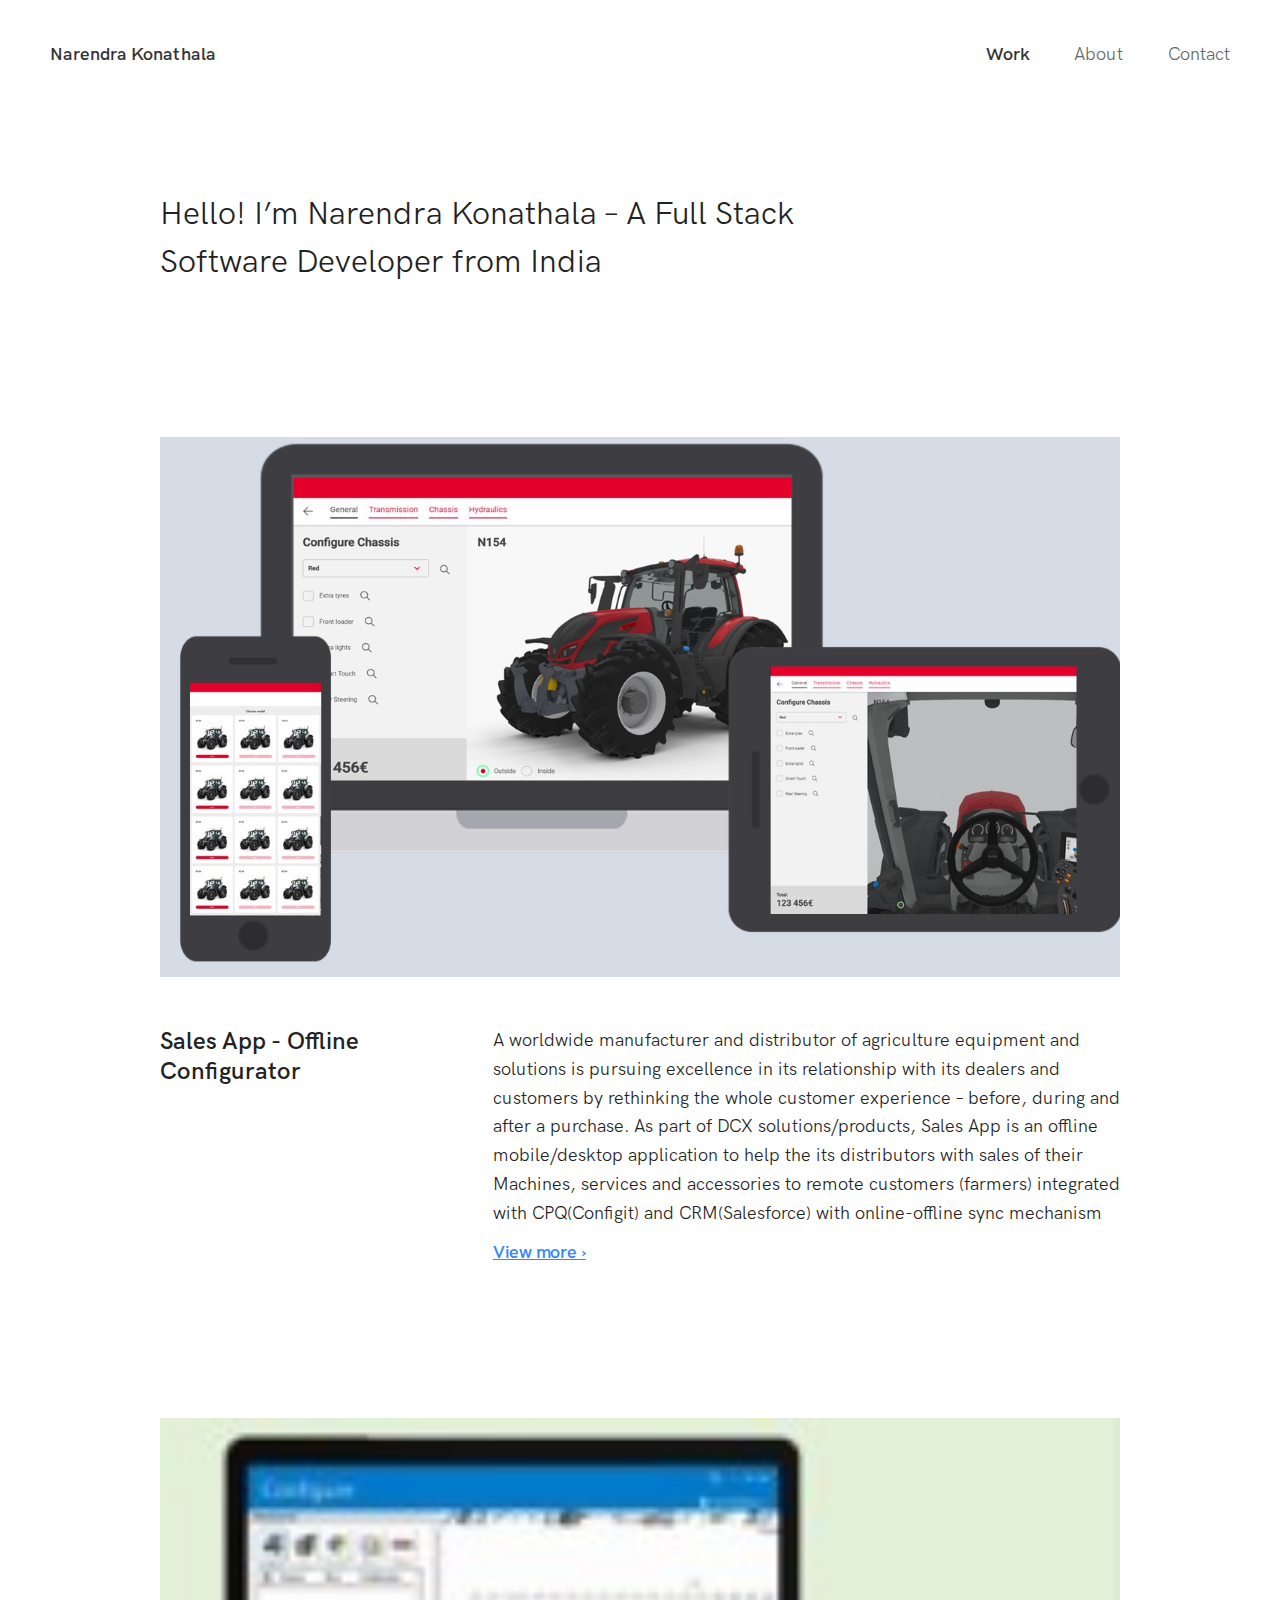
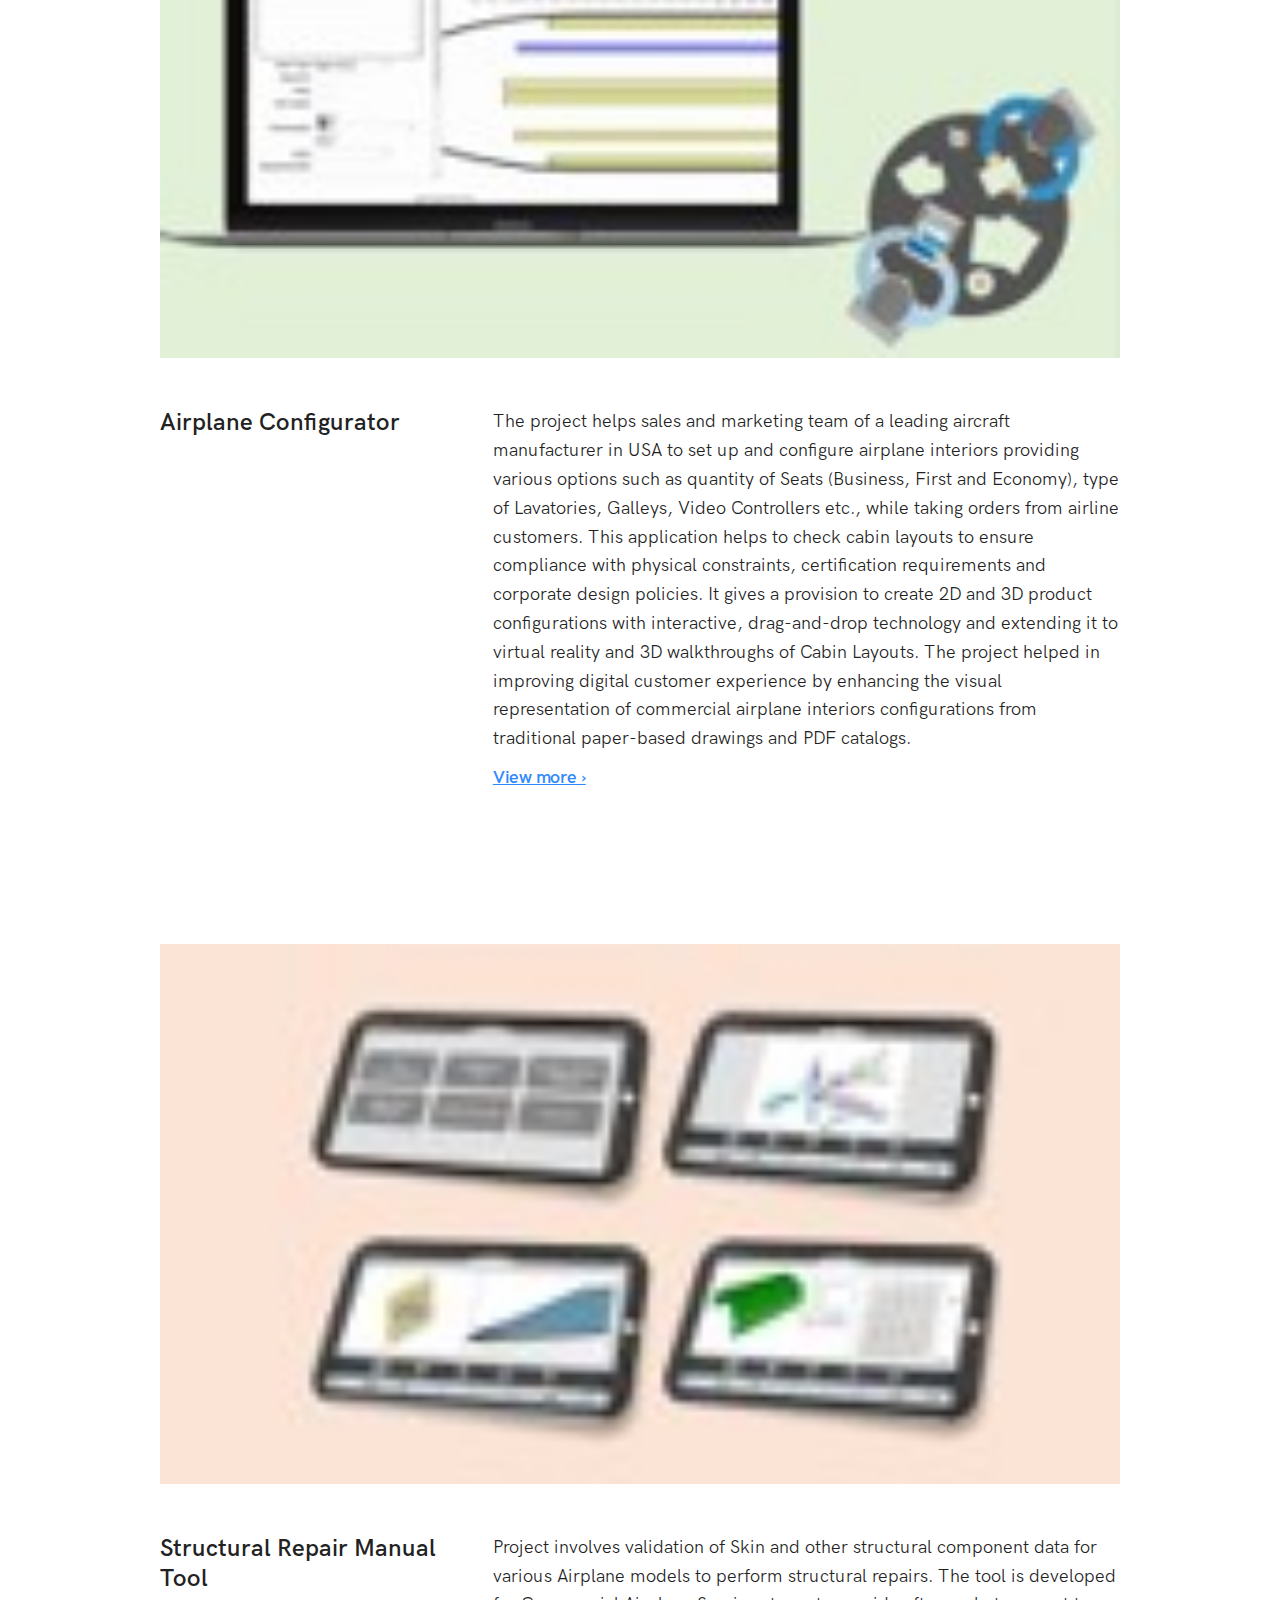
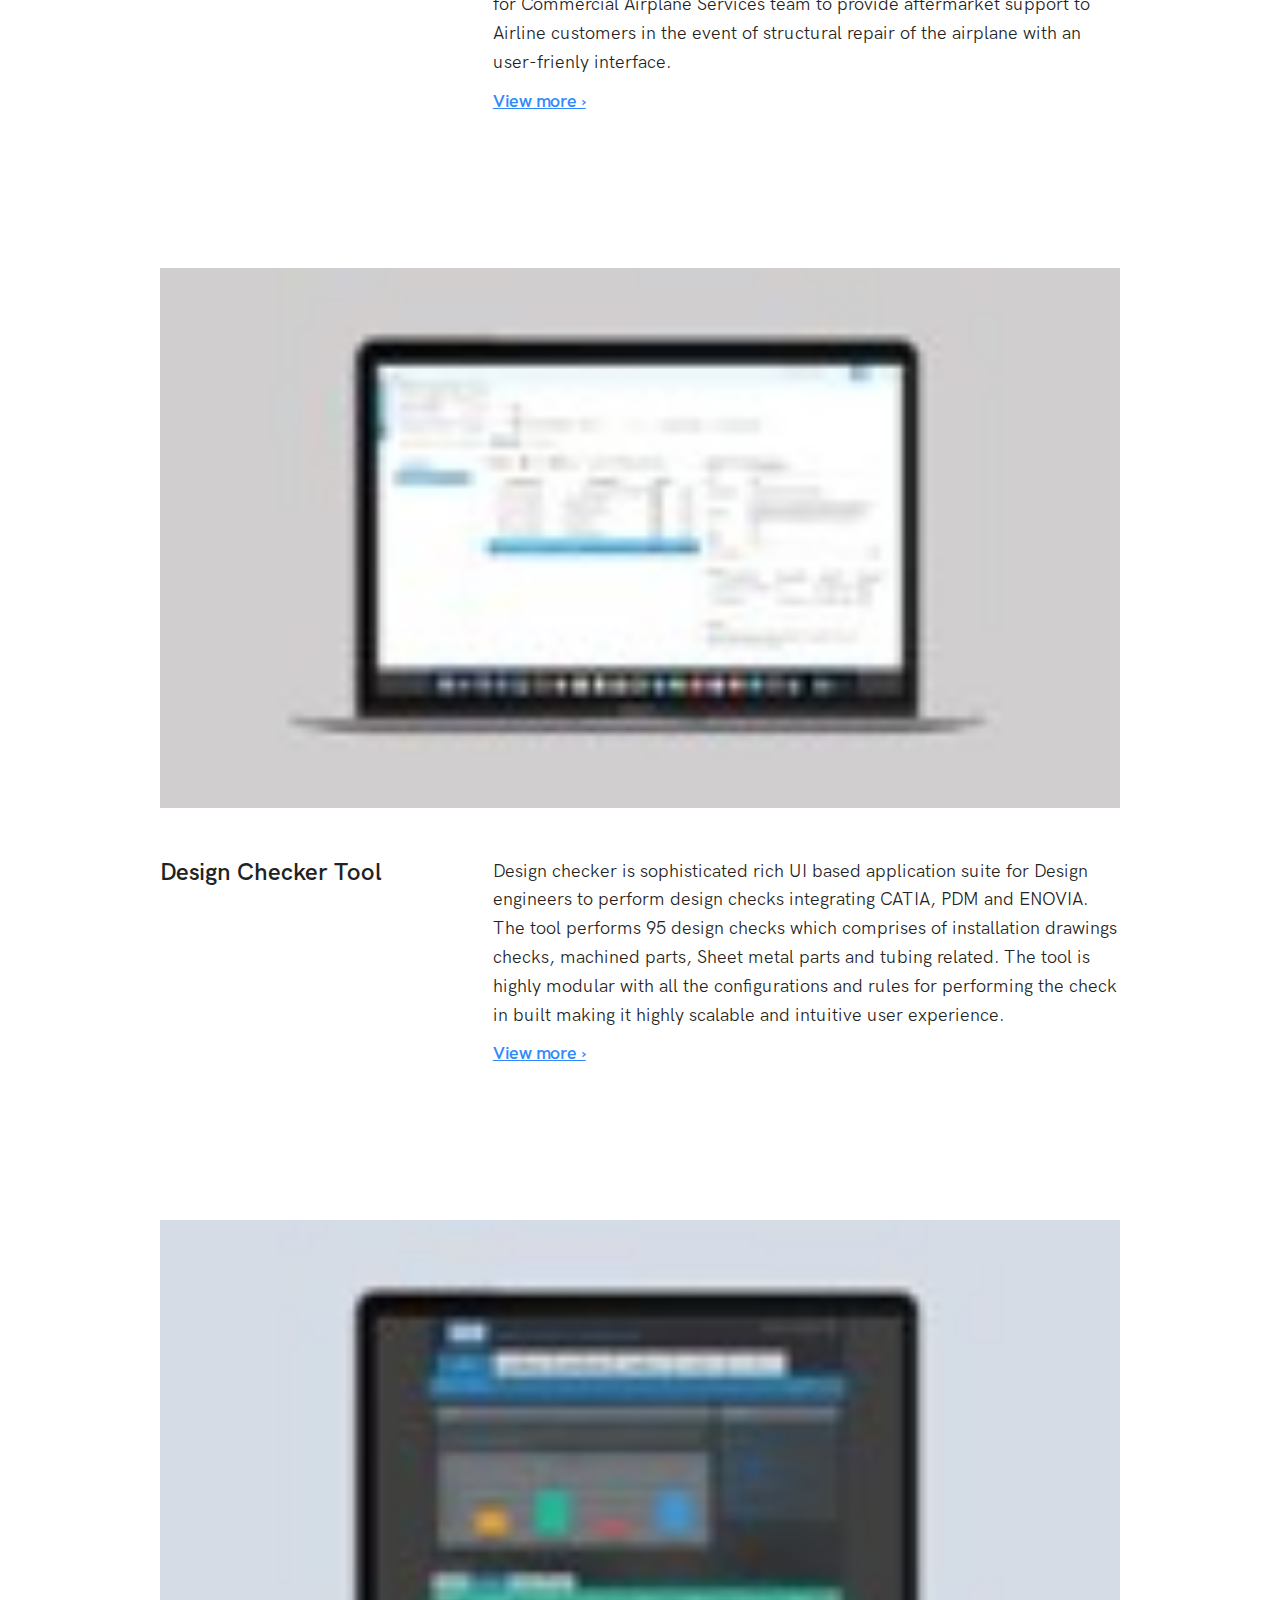
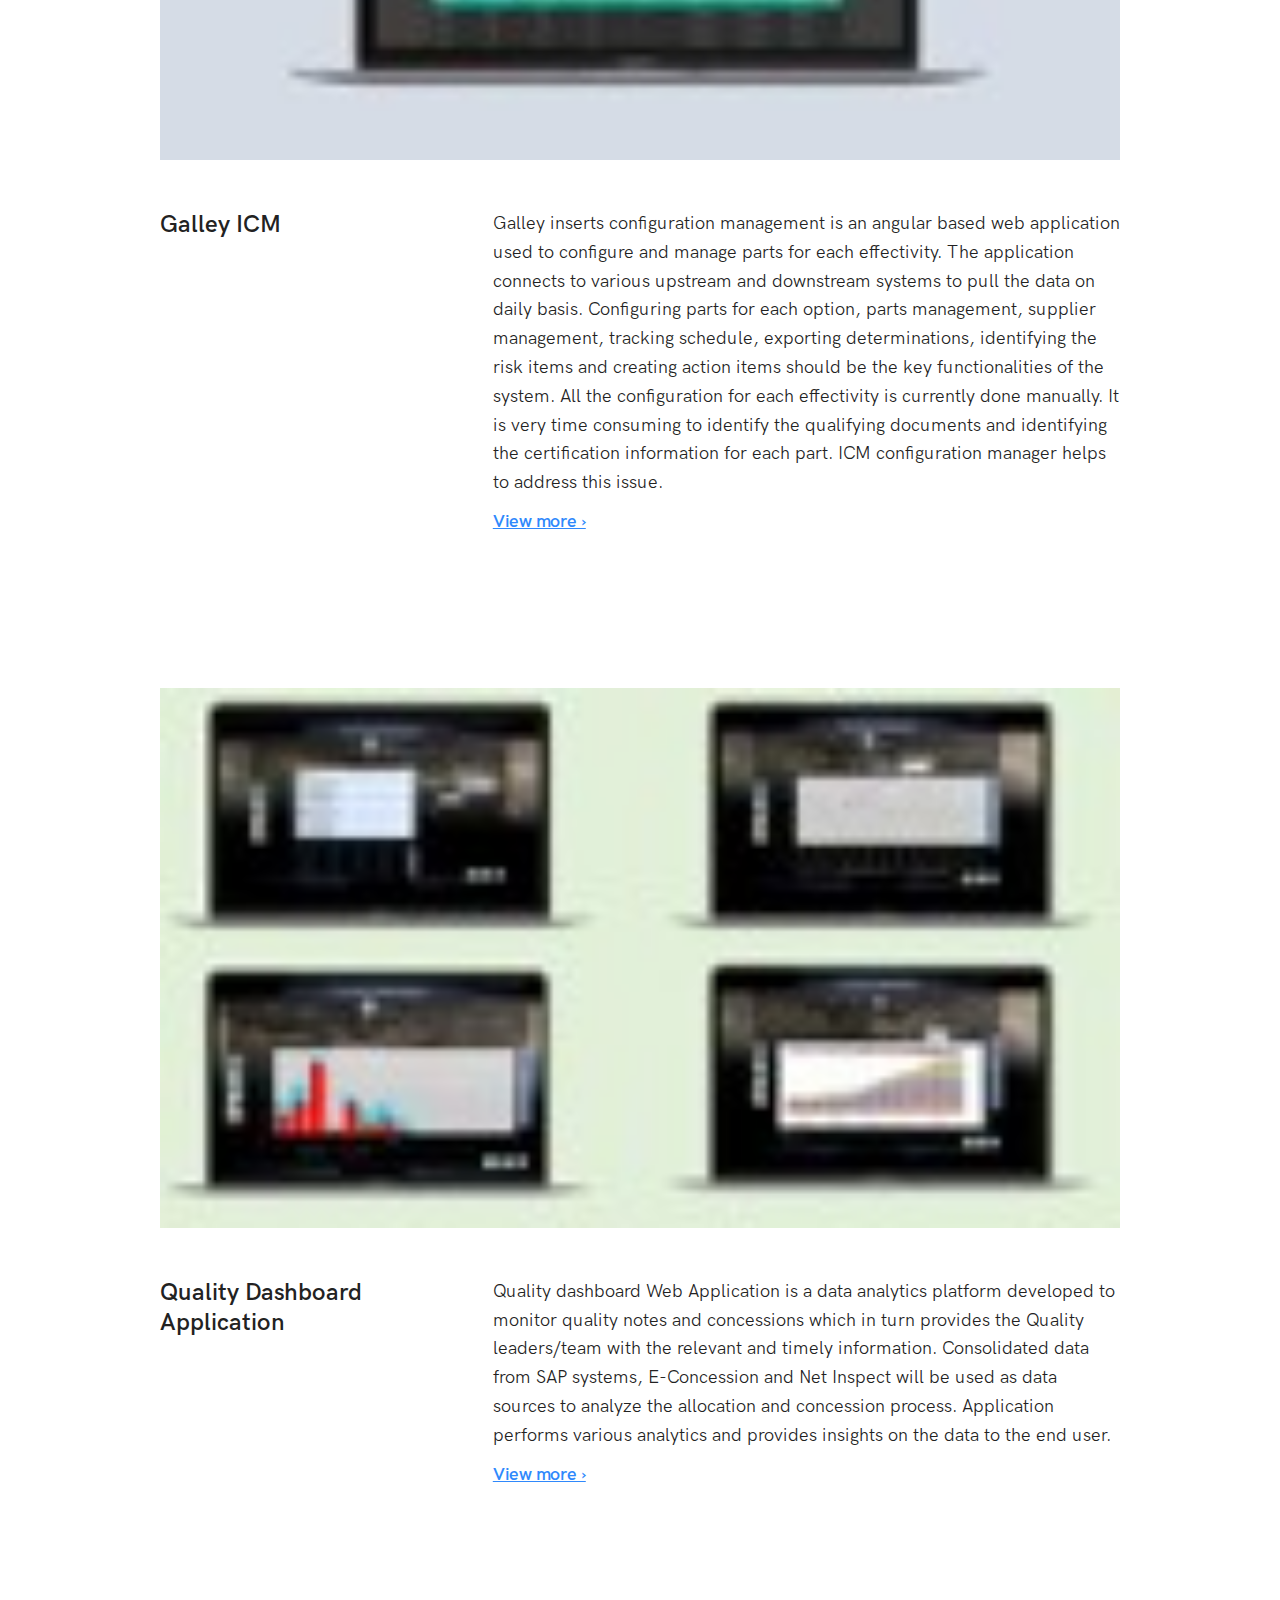
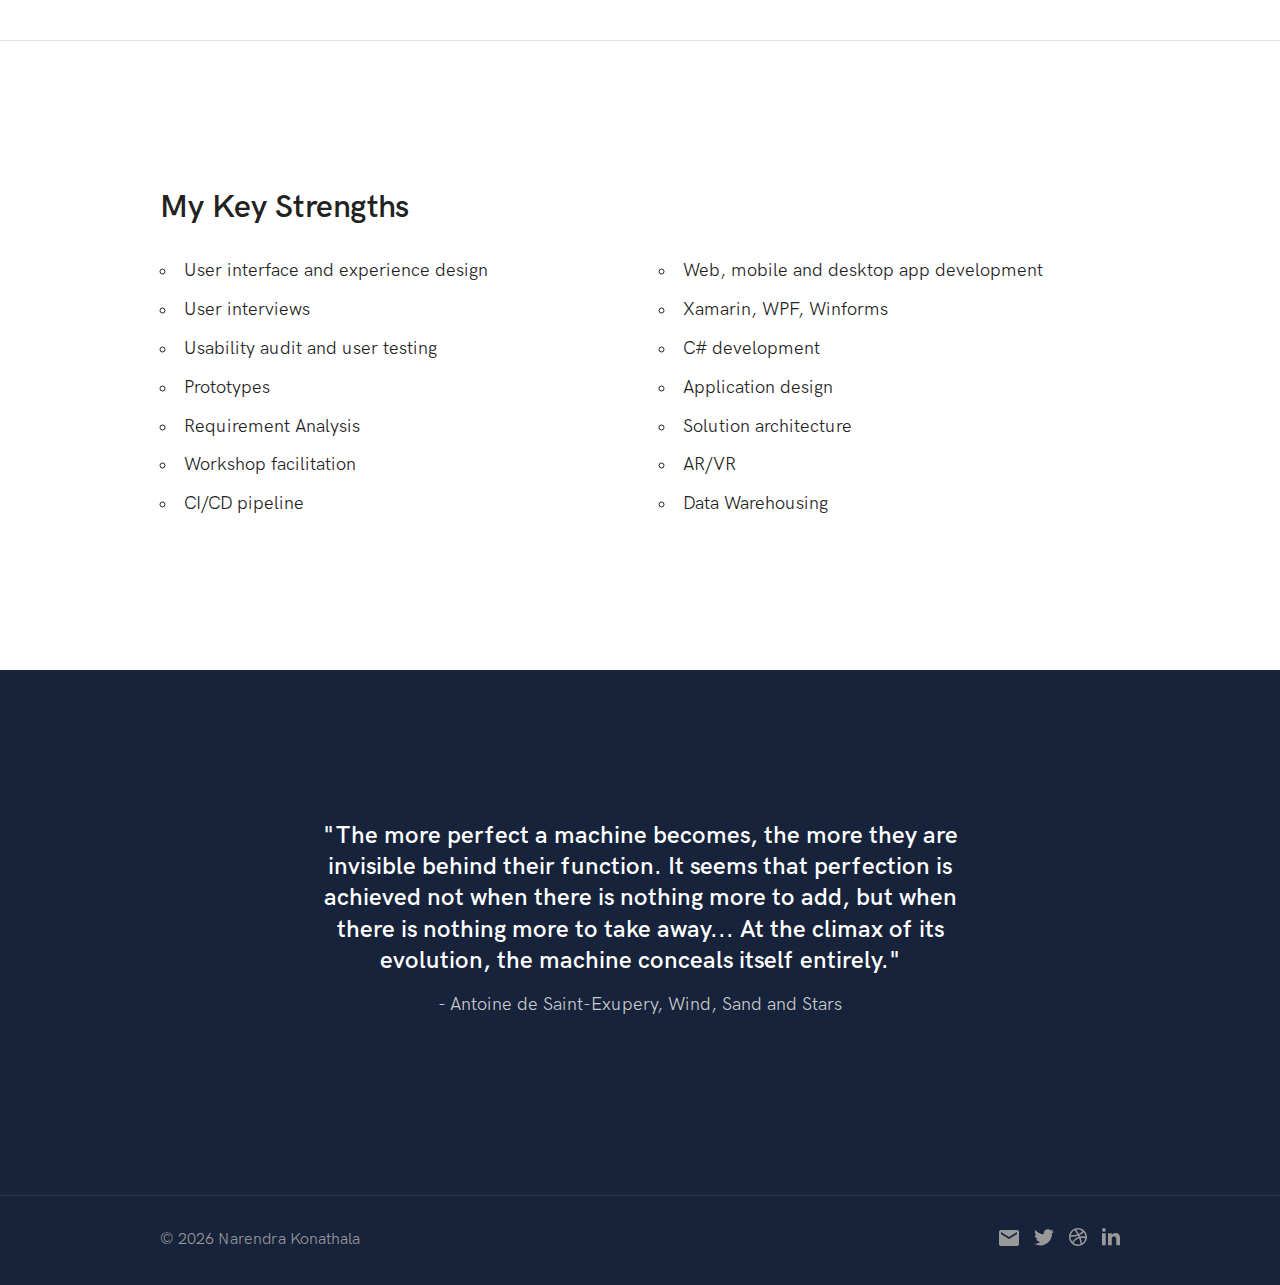
<file: index.html>
﻿<!doctype html>
<html class="no-js" lang="en">

<meta http-equiv="content-type" content="text/html;charset=UTF-8" />

<head>
    <meta charset="utf-8">
    <meta http-equiv="x-ua-compatible" content="ie=edge">
    <title>Narendra Konathala &ndash; Full Stack Developer from Bangalore, India</title>
    <meta name="description" content="Full Stack Developer from Bangalore, India">
    <meta name="viewport" content="width=device-width, initial-scale=1">

    <link rel="apple-touch-icon" sizes="180x180" href="apple-touch-icon.png">
    <link rel="icon" type="image/png" sizes="32x32" href="favicon-32x32.png">
    <link rel="icon" type="image/png" sizes="16x16" href="favicon-16x16.png">
    <link rel="manifest" href="manifest.json">
    <meta name="theme-color" content="#2f89fc">

    <link rel="stylesheet" href="css/normalize.css">
    <link rel="stylesheet" href="css/font.css">
    <link rel="stylesheet" href="css/skeleton.css">
    <link rel="stylesheet" href="css/main.css">


</head>

<body class="home">

    <nav class="navbar clearfix">
        <h1 class="logo"><a href="/">Narendra Konathala</a></h1>
        <ul class="nav">
            <li><a href="/">Work</a></li>
            <li><a href="about.html">About</a></li>
            <li><a href="contact.html">Contact</a></li>
        </ul>
        <a class="nav-toggle" href="javascript:void(0)"><span class="nav-icon"></span></a>
    </nav>

    <div class="wrapper transition-fade" id="swup">

        <div class="hero">
            <div class="container container-l">
                <div class="row">
                    <div class="twelve columns">
                        <h2>Hello! I’m Narendra Konathala &ndash; A Full Stack Software Developer from India
                        </h2>
                    </div>
                </div>
            </div>
        </div>

        <div class="work">
            <div class="container container-l">

                <div class="work-case">
                    <div class="row">
                        <div class="twelve columns">
                            <div class="ratio-box image" style="padding-bottom: 56.25%">
                                <img class="lazyload" data-src="images/SalesApp_2.jpg"
                                    src="images/blurred/SalesApp_2.jpg" alt="Sales App Cross platform application">
                            </div>
                        </div>
                    </div>
                    <div class="row case-texts">
                        <div class="four columns">
                            <h2>Sales App - Offline Configurator</h2>
                        </div>
                        <div class="eight columns">
                            <p>A worldwide manufacturer and distributor of agriculture equipment and solutions is
                                pursuing excellence in its relationship with its dealers and customers by rethinking the
                                whole customer experience – before, during and after a purchase. As part of DCX
                                solutions/products, Sales App is an offline mobile/desktop application to help the
                                its distributors with sales of their Machines, services and accessories to remote
                                customers (farmers) integrated with CPQ(Configit) and CRM(Salesforce) with
                                online-offline sync mechanism</p>
                            <p class="view-more"><a href="SalesApp.html">View more &rsaquo;</a></p>

                        </div>
                    </div>
                </div>
            </div>
        </div>


        <div class="work">
            <div class="container container-l">

                <div class="work-case">
                    <div class="row">
                        <div class="twelve columns">
                            <div class="ratio-box image" style="padding-bottom: 56.25%">
                                <img class="lazyload" data-src="images/APConf_2.jpg" src="images/blurred/APConf_2.jpg"
                                    alt="Airplane Configurator application">
                            </div>
                        </div>
                    </div>
                    <div class="row case-texts">
                        <div class="four columns">
                            <h2>Airplane Configurator</h2>
                        </div>
                        <div class="eight columns">
                            <p>The project helps sales and marketing team of a leading aircraft manufacturer in USA to
                                set
                                up and configure airplane interiors providing various options such as quantity of Seats
                                (Business, First and Economy), type of Lavatories, Galleys, Video Controllers etc.,
                                while taking orders from airline customers. This application helps to check cabin
                                layouts to ensure compliance with physical constraints, certification requirements and
                                corporate design policies. It gives a provision to create 2D and 3D product
                                configurations with interactive, drag-and-drop technology and extending it to virtual
                                reality and 3D walkthroughs of Cabin Layouts. The project helped in improving digital
                                customer experience by enhancing the visual representation of commercial airplane
                                interiors configurations from traditional paper-based drawings and PDF catalogs.</p>
                            <p class="view-more"><a href="APConfigurator.html">View more &rsaquo;</a></p>

                        </div>
                    </div>
                </div>
            </div>
        </div>


        <div class="work">
            <div class="container container-l">

                <div class="work-case">
                    <div class="row">
                        <div class="twelve columns">
                            <div class="ratio-box image" style="padding-bottom: 56.25%">
                                <img class="lazyload" data-src="images/SRM_M.jpg" src="images/blurred/SRM_M.jpg"
                                    alt="Structural Repair manual application">
                            </div>
                        </div>
                    </div>
                    <div class="row case-texts">
                        <div class="four columns">
                            <h2>Structural Repair Manual Tool</h2>
                        </div>
                        <div class="eight columns">
                            <p>Project involves validation of Skin and other structural component data for various
                                Airplane models to perform structural repairs. The tool is developed for
                                Commercial Airplane Services team to provide aftermarket support to Airline customers in
                                the event of structural repair of the airplane with an user-frienly interface.</p>
                            <p class="view-more"><a href="SRM.html">View more &rsaquo;</a></p>

                        </div>
                    </div>
                </div>
            </div>
        </div>



        <div class="work">
            <div class="container container-l">

                <div class="work-case">
                    <div class="row">
                        <div class="twelve columns">
                            <div class="ratio-box image" style="padding-bottom: 56.25%">
                                <img class="lazyload" data-src="images/DCT_M.jpg" src="images/blurred/DCT_M.jpg"
                                    alt="Design Checker Tool">
                            </div>
                        </div>
                    </div>
                    <div class="row case-texts">
                        <div class="four columns">
                            <h2>Design Checker Tool</h2>
                        </div>
                        <div class="eight columns">
                            <p>Design checker is sophisticated rich UI based application suite for Design engineers to
                                perform design checks integrating CATIA, PDM and ENOVIA. The tool performs 95 design
                                checks which comprises of installation drawings checks, machined parts, Sheet metal
                                parts and tubing related. The tool is highly modular with all the configurations and
                                rules for performing the check in built making it highly scalable and intuitive user
                                experience. </p>
                            <p class="view-more"><a href="DCT.html">View more &rsaquo;</a></p>
                        </div>
                    </div>
                </div>
            </div>
        </div>



        <div class="work">
            <div class="container container-l">

                <div class="work-case">
                    <div class="row">
                        <div class="twelve columns">
                            <div class="ratio-box image" style="padding-bottom: 56.25%">
                                <img class="lazyload" data-src="images/ICM_M.jpg" src="images/blurred/ICM_M.jpg"
                                    alt="Galley Inserts Configuration Management">
                            </div>
                        </div>
                    </div>
                    <div class="row case-texts">
                        <div class="four columns">
                            <h2>Galley ICM</h2>
                        </div>
                        <div class="eight columns">
                            <p>Galley inserts configuration management is an angular based web application used to
                                configure and manage parts
                                for each effectivity. The application connects to various upstream and downstream
                                systems to pull the data on daily basis. Configuring parts for each option, parts
                                management, supplier management, tracking schedule, exporting determinations,
                                identifying the risk items and creating action items should be the key functionalities
                                of the system. All the configuration for each effectivity is currently done manually. It
                                is very time consuming to identify the qualifying documents and identifying the
                                certification information for each part. ICM configuration manager helps to address this
                                issue.</p>
                            <p class="view-more"><a href="ICM.html">View more &rsaquo;</a></p>

                        </div>
                    </div>
                </div>
            </div>
        </div>


        <div class="work">
            <div class="container container-l">

                <div class="work-case">
                    <div class="row">
                        <div class="twelve columns">
                            <div class="ratio-box image" style="padding-bottom: 56.25%">
                                <img class="lazyload" data-src="images/QDB_M.jpg" src="images/blurred/QDB_M.jpg"
                                    alt="Quality Dashboard Application">
                            </div>
                        </div>
                    </div>
                    <div class="row case-texts">
                        <div class="four columns">
                            <h2>Quality Dashboard Application</h2>
                        </div>
                        <div class="eight columns">
                            <p>Quality dashboard Web Application is a data analytics platform developed to monitor
                                quality notes and concessions which in turn provides the Quality leaders/team with the
                                relevant and timely information. Consolidated data from SAP systems, E-Concession and
                                Net Inspect will be used as data sources to analyze the allocation and
                                concession process. Application performs various analytics and provides insights on the
                                data to the end user.</p>
                            <p class="view-more"><a href="QDB.html">View more &rsaquo;</a></p>

                        </div>
                    </div>
                </div>
            </div>
        </div>


        <section class="services">
            <div class="container container-l">
                <div class="row">
                    <div class="twelve columns">
                        <h2>My Key Strengths</h2>
                    </div>
                </div>

                <div class="row">
                    <div class="six columns">
                        <ul>
                            <li>User interface and experience design</li>
                            <li>User interviews</li>
                            <li>Usability audit and user testing</li>
                            <li>Prototypes</li>
                            <li>Requirement Analysis</li>
                            <li>Workshop facilitation</li>
                            <li>CI/CD pipeline</li>
                        </ul>
                    </div>
                    <div class="six columns">
                        <ul>
                            <li>Web, mobile and desktop app development</li>
                            <li>Xamarin, WPF, Winforms</li>
                            <li>C# development</li>
                            <li>Application design</li>
                            <li>Solution architecture</li>
                            <li>AR/VR</li>
                            <li>Data Warehousing</li>
                        </ul>
                    </div>
                </div>


            </div>
        </section>

        <section class="work-cta">
            <div class="container">
                <div class="row">
                    <div class="twelve columns">
                        <h3>"The more perfect a machine becomes, the more they are invisible behind their function. It
                            seems that perfection is achieved not when there is nothing more to add, but when there is
                            nothing more to take away... At the climax of its evolution, the machine conceals itself
                            entirely."
                        </h3>
                        <p>- Antoine de Saint-Exupery, Wind, Sand and Stars</p>
                    </div>
                </div>
            </div>
        </section>

        <footer class="footer">
            <div class="container container-l">
                <div class="row">
                    <div class="six columns">
                        <p>&copy;
                            <script> document.write(new Date().getFullYear()); </script> Narendra Konathala</p>
                    </div>
                    <div class="six columns">
                        <ul class="social-icons u-pull-right">

                            <li><a href="mailto:narendrakonathala86@gmail.com"><img src="images/email.svg"
                                        alt="Email"></a>
                            </li>
                            <li><a href="https://twitter.com/Homanaren" target="_blank"><img src="images/twitter.svg"
                                        alt="Twitter"></a></li>
                            <li><a href="https://www.freelancer.com/u/naren901" target="_blank"><img
                                        src="images/dribbble.svg" alt="freelance"></a></li>
                            <li><a href="https://www.linkedin.com/in/narendra-konathala-b5088039/" target="_blank"><img
                                        src="images/linkedin.svg" alt="LinkedIn"></a></li>

                        </ul>
                    </div>
                </div>
            </div>
        </footer>

    </div>

    <script src="https://ajax.googleapis.com/ajax/libs/jquery/3.2.1/jquery.min.js"></script>
    <script src="js/plugins.min.js"></script>
    <script src="js/main.js"></script>
</body>

</html>
</file>
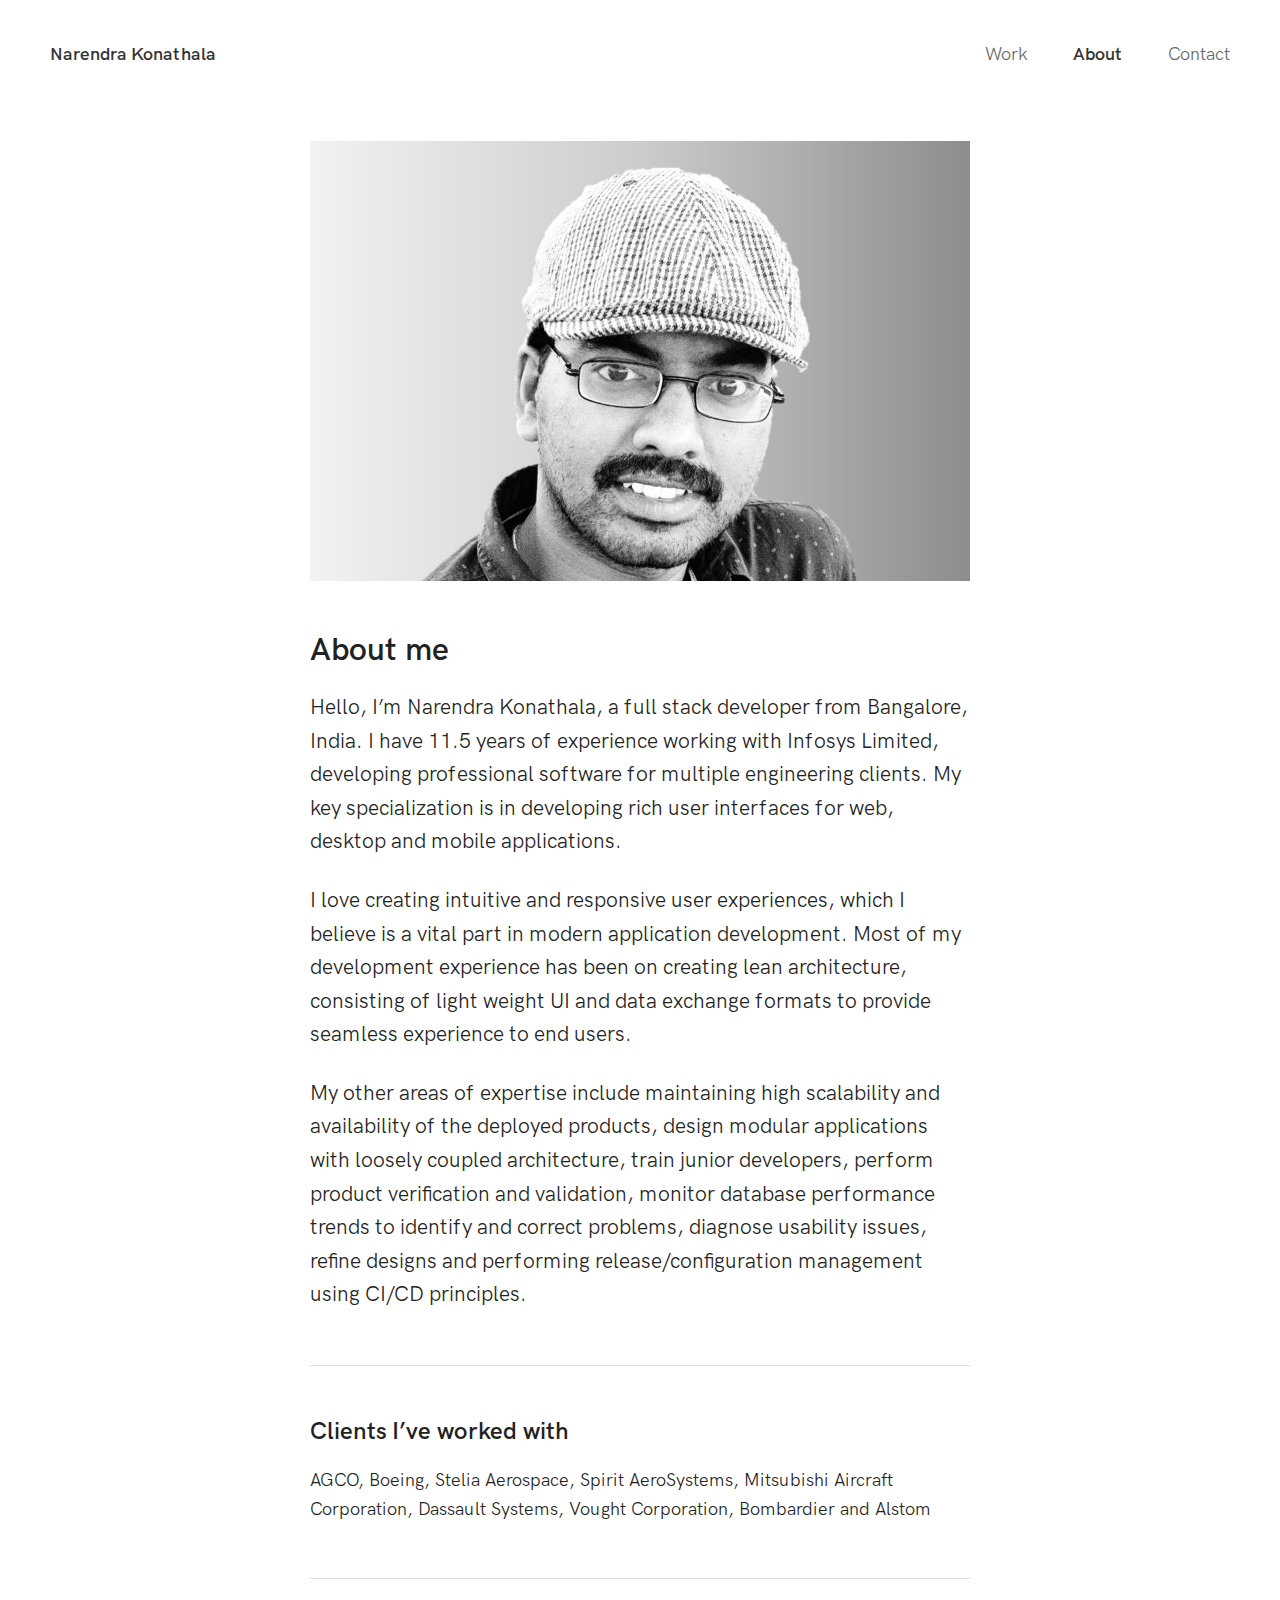
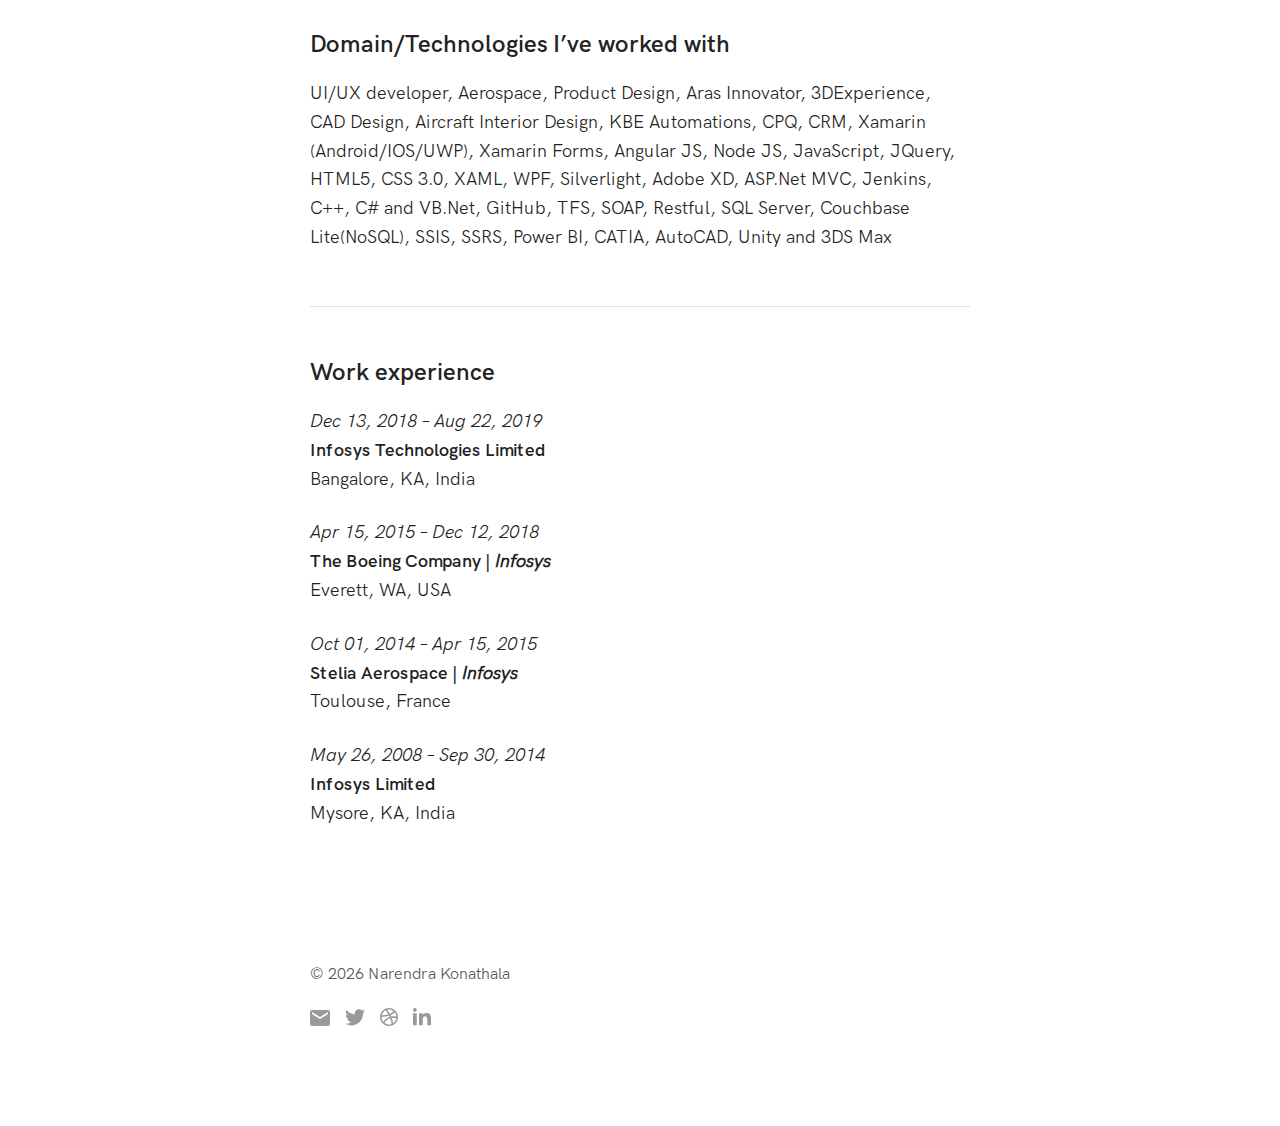
<file: about.html>
﻿<!doctype html>
<html class="no-js" lang="en">

<meta http-equiv="content-type" content="text/html;charset=UTF-8" />

<head>
    <meta charset="utf-8">
    <meta http-equiv="x-ua-compatible" content="ie=edge">
    <title>About &ndash; Narendra Konathala</title>
    <title>Narendra Konathala &ndash; Full STack Developer from Bangalore, India</title>
    <meta name="description" content="Full STack Developer from Bangalore, India">
    <meta name="viewport" content="width=device-width, initial-scale=1">

    <link rel="apple-touch-icon" sizes="180x180" href="apple-touch-icon.png">
    <link rel="icon" type="image/png" sizes="32x32" href="favicon-32x32.png">
    <link rel="icon" type="image/png" sizes="16x16" href="favicon-16x16.png">
    <link rel="manifest" href="manifest.json">
    <meta name="theme-color" content="#2f89fc">

    <link rel="stylesheet" href="css/normalize.css">
    <link rel="stylesheet" href="css/font.css">
    <link rel="stylesheet" href="css/skeleton.css">
    <link rel="stylesheet" href="css/main.css">


</head>

<body class="about">

    <nav class="navbar clearfix">
        <h1 class="logo"><a href="/">Narendra Konathala</a></h1>
        <ul class="nav">
            <li><a href="/">Work</a></li>
            <li><a href="about.html">About</a></li>
            <li><a href="contact.html">Contact</a></li>
        </ul>
        <a class="nav-toggle" href="javascript:void(0)"><span class="nav-icon"></span></a>
    </nav>

    <div class="wrapper transition-fade" id="swup">

        <main class="about-content">

            <div class="container">
                <div class="row">
                    <div class="twelve columns">
                        <div class="ratio-box image" style="padding-bottom: 66.66%">
                            <img class="lazyload" data-src="images/about-2.jpg" src="images/blurred/about-2.jpg">
                        </div>
                        <h2>About me</h2>
                        <p class="lead">
                            Hello, I’m Narendra Konathala, a full stack developer from Bangalore, India. I
                            have 11.5 years of experience working with Infosys Limited, developing professional software
                            for multiple engineering clients. My key specialization is in developing rich user
                            interfaces for web, desktop and mobile applications.
                        </p>

                        <p class="lead">
                            I love creating intuitive and responsive user experiences, which I believe is a
                            vital part in modern application development. Most of my development experience has been on
                            creating lean architecture, consisting of light weight UI and data exchange formats to
                            provide seamless experience to end users.
                        </p>

                        <p class="lead">
                            My other areas of expertise include maintaining high scalability and
                            availability of the deployed products, design modular applications with loosely coupled
                            architecture, train junior developers, perform product verification and validation, monitor
                            database performance trends to identify and correct problems, diagnose usability issues,
                            refine designs and performing release/configuration management using CI/CD principles.
                        </p>

                        <hr>
                        <h3>Clients I’ve worked with</h3>
                        <p>
                            AGCO, Boeing, Stelia Aerospace, Spirit AeroSystems, Mitsubishi Aircraft Corporation, Dassault
                            Systems, Vought Corporation, Bombardier and Alstom
                        </p>


                        <hr>
                        <h3>Domain/Technologies I’ve worked with</h3>
                        <p>
                            UI/UX developer, Aerospace, Product Design, Aras Innovator, 3DExperience, CAD Design,
                            Aircraft Interior Design, KBE Automations, CPQ, CRM, Xamarin (Android/IOS/UWP), Xamarin
                            Forms, Angular JS, Node JS, JavaScript, JQuery, HTML5, CSS 3.0, XAML, WPF, Silverlight,
                            Adobe XD, ASP.Net MVC, Jenkins, C++, C# and VB.Net, GitHub, TFS, SOAP, Restful, SQL Server,
                            Couchbase Lite(NoSQL), SSIS, SSRS, Power BI, CATIA, AutoCAD, Unity and 3DS Max
                        </p>
                        <hr>

                        <h3>Work experience</h3>
                        <p>
                            <i>Dec 13, 2018  –  Aug 22, 2019</i><br>
                            <b>Infosys Technologies Limited</b><br>
                            Bangalore, KA, India<br>
                        </p>
                        <p>
                            <i>Apr 15, 2015  –  Dec 12, 2018</i><br>
                            <b>The Boeing Company | <i>Infosys</i></b><br>
                            Everett, WA, USA<br>
                        </p>
                        <p>
                            <i>Oct 01, 2014  –  Apr 15, 2015</i><br>
                            <b>Stelia Aerospace  | <i>Infosys</i></b><br>
                            Toulouse, France<br>
                        </p>
                        <p>
                            <i>May 26, 2008  –  Sep 30, 2014</i><br>
                            <b>Infosys Limited</b><br>
                            Mysore, KA, India<br>
                        </p>
                    </div>
                </div>
            </div>

        </main>

        <footer class="footer">
            <div class="container">
                <div class="row">
                    <div class="twelve columns">
                        <p>
                            &copy;
                            <script>document.write(new Date().getFullYear());</script> Narendra Konathala
                        </p>
                        <ul class="social-icons">
                            <li>
                                <a href="mailto:narendrakonathala86@gmail.com"><img src="images/email.svg" alt="Email"></a>
                            </li>
                            <li>
                                <a href="https://twitter.com/Homanaren" target="_blank">
                                    <img src="images/twitter.svg" alt="Twitter">
                                </a>
                            </li>
                            <li>
                                <a href="https://www.freelancer.com/u/naren901" target="_blank">
                                    <img src="images/dribbble.svg" alt="freelance">
                                </a>
                            </li>
                            <li>
                                <a href="https://www.linkedin.com/in/narendra-konathala-b5088039/" target="_blank">
                                    <img src="images/linkedin.svg" alt="LinkedIn">
                                </a>
                            </li>
                        </ul>
                    </div>
                </div>
            </div>
        </footer>
    </div>

    <script src="https://ajax.googleapis.com/ajax/libs/jquery/3.2.1/jquery.min.js"></script>
    <script src="js/plugins.min.js"></script>
    <script src="js/main.js"></script>
</body>

</html>
</file>
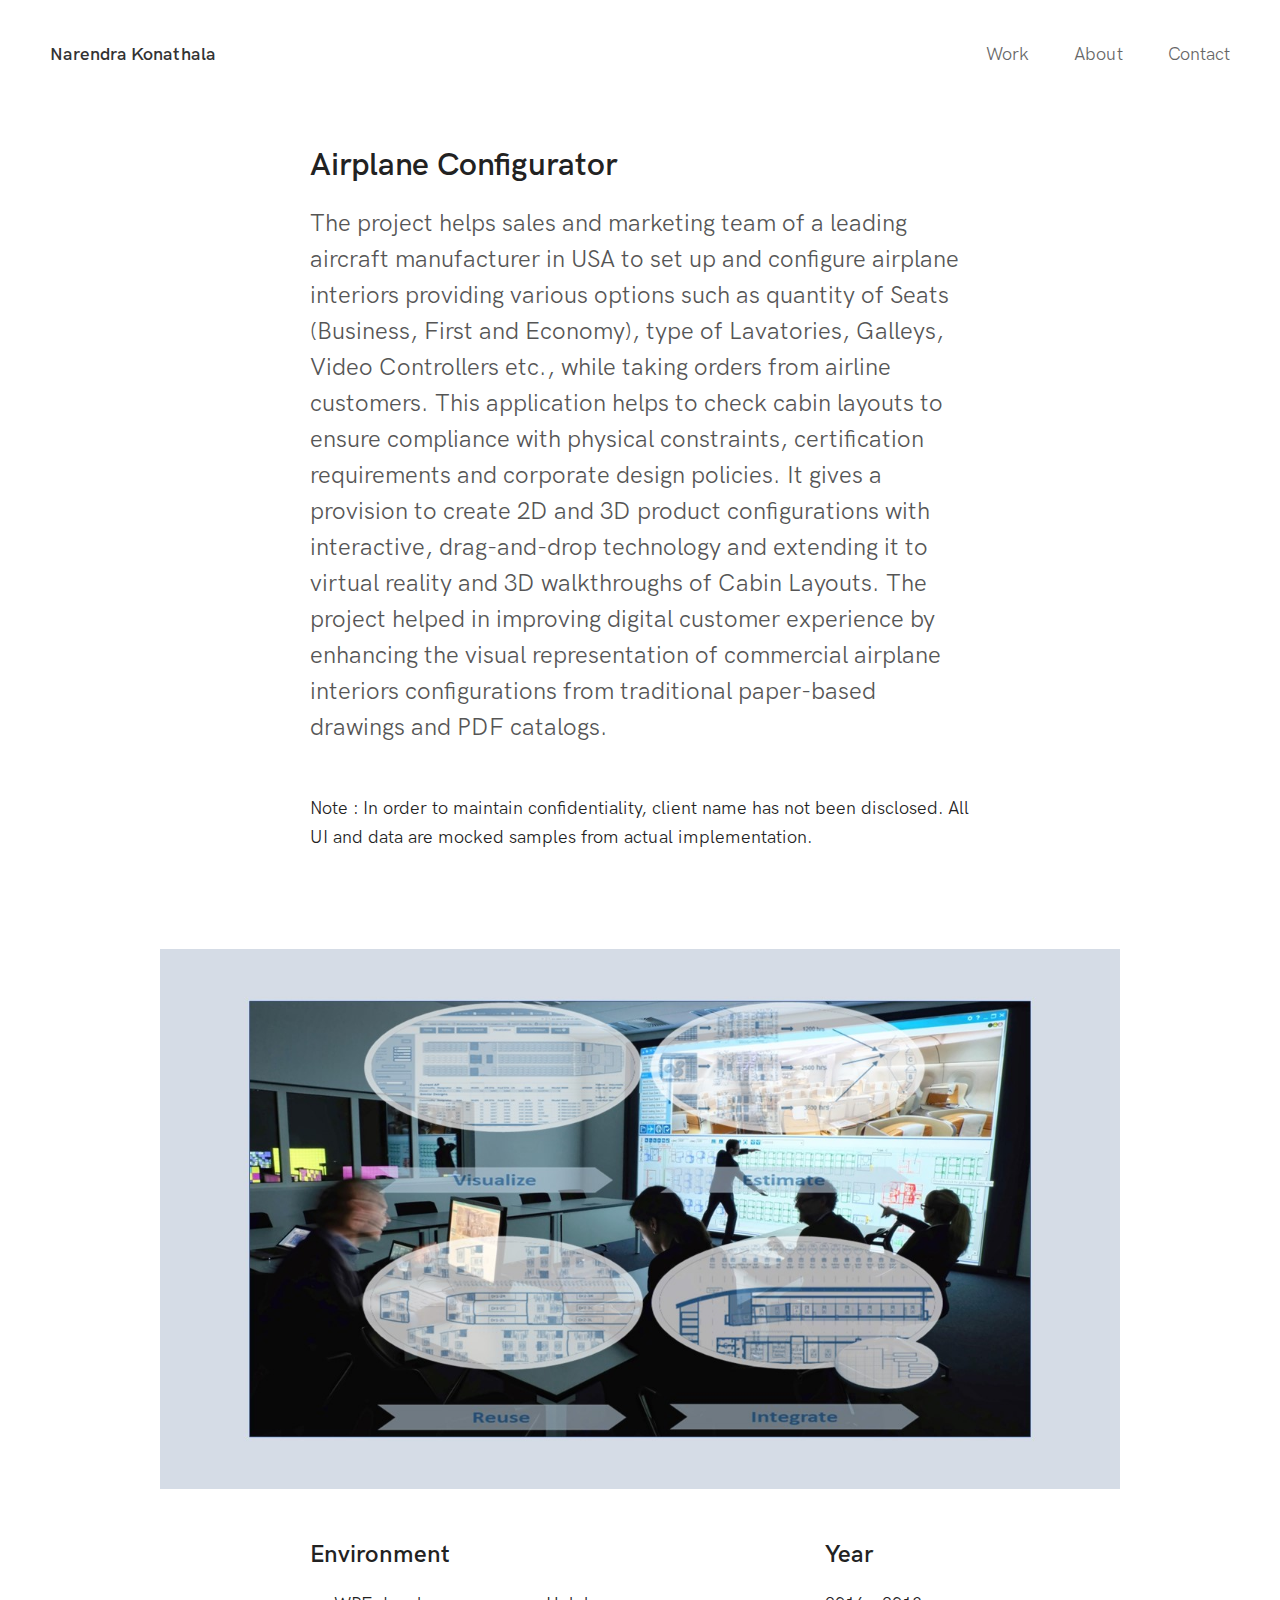
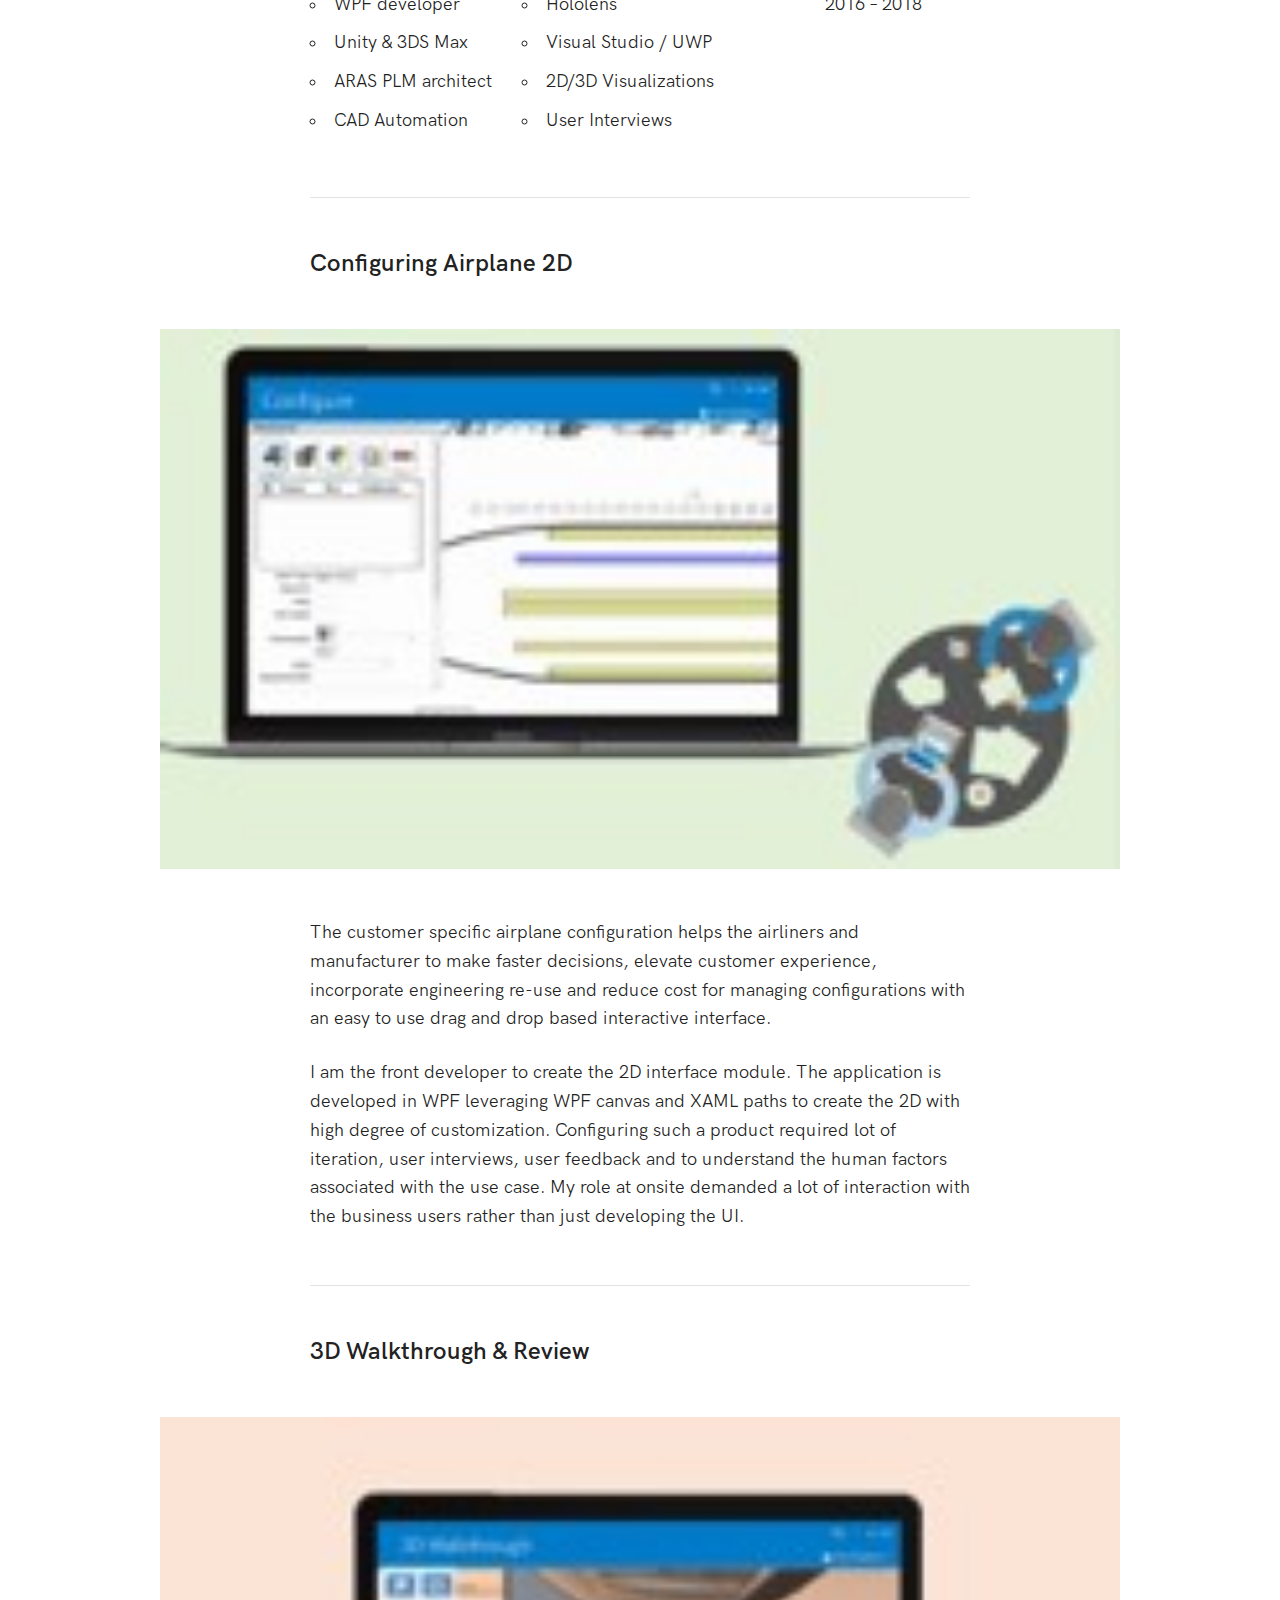
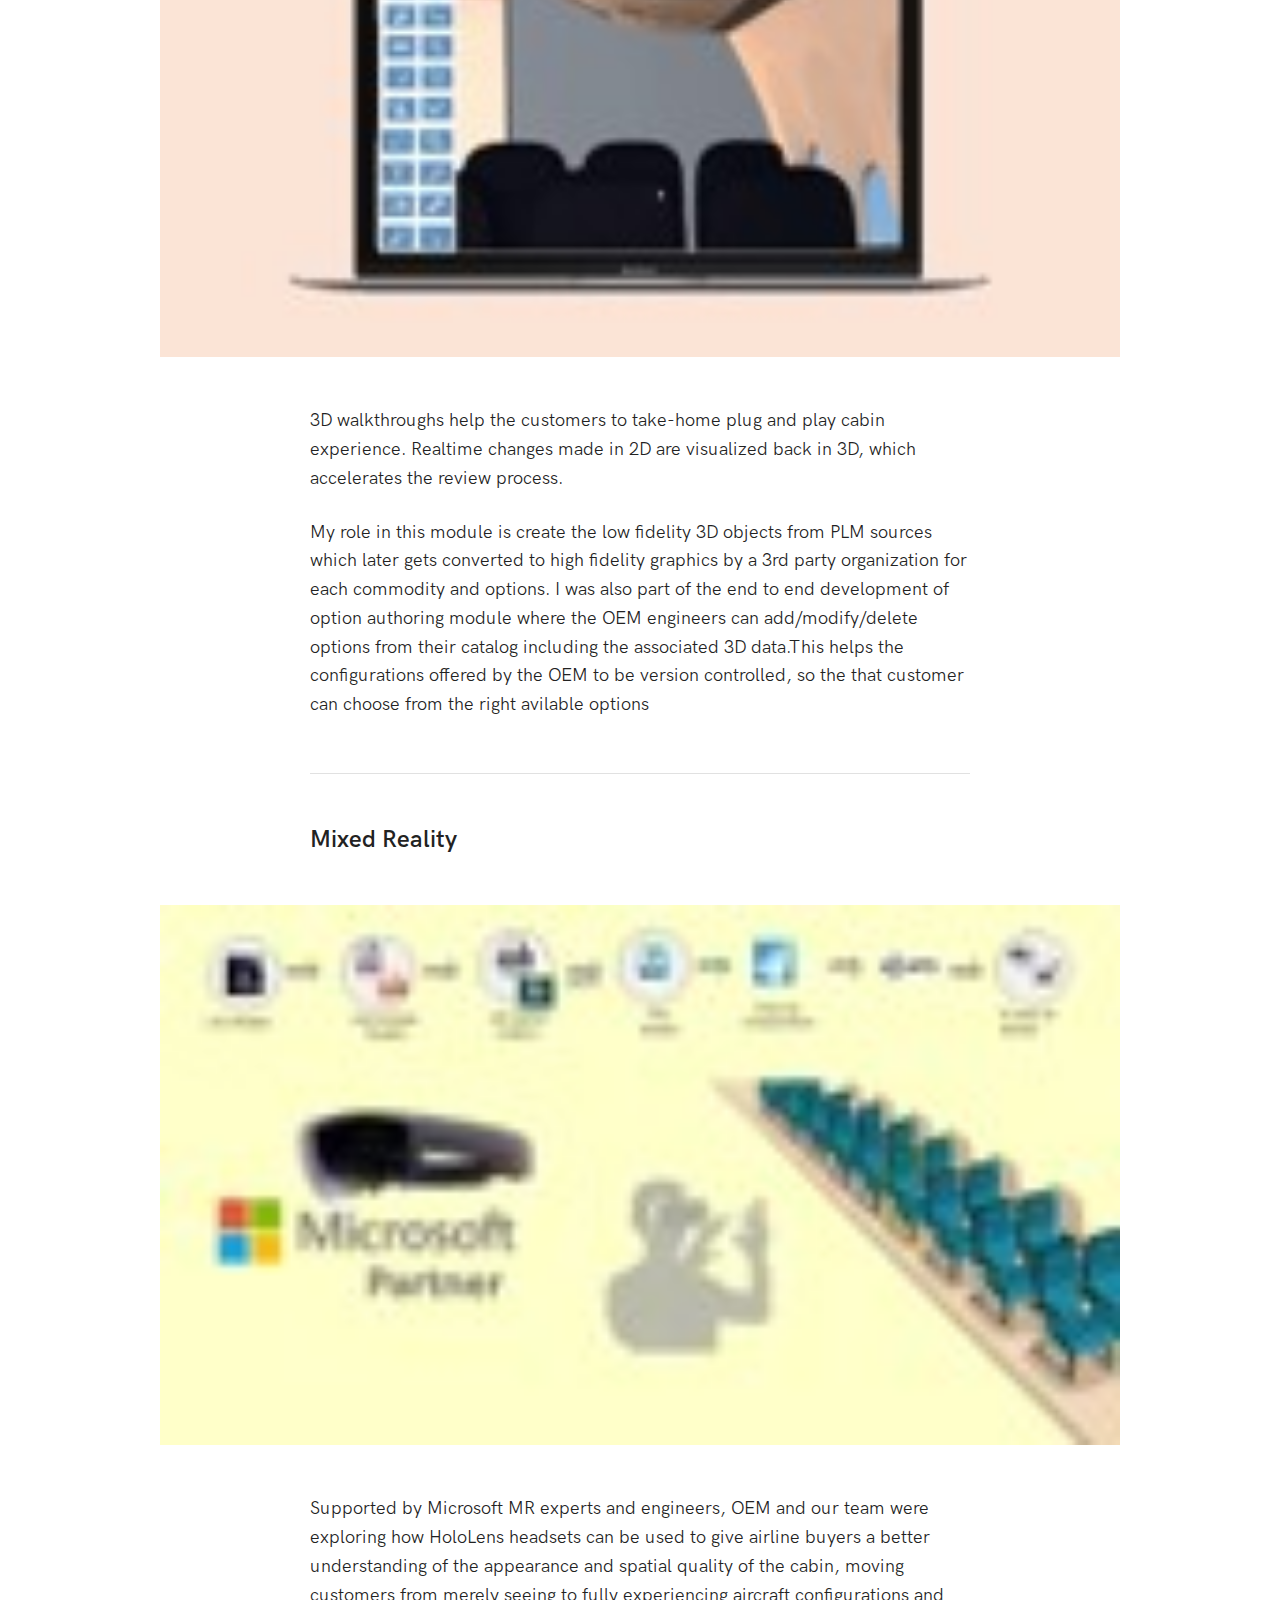
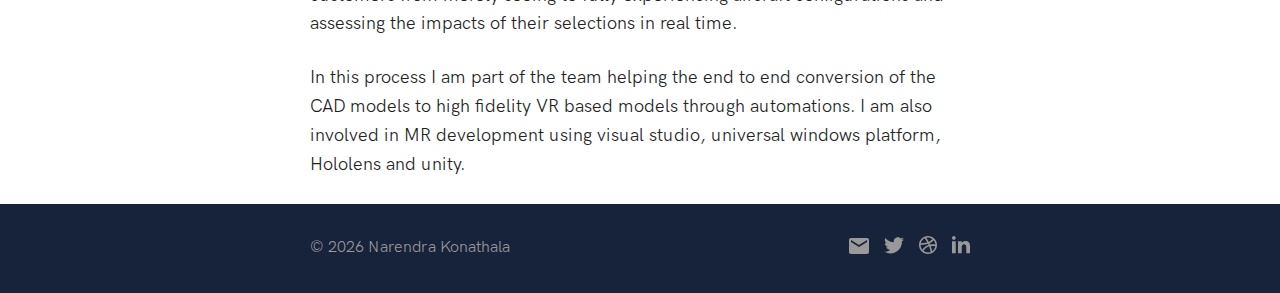
<file: APConfigurator.html>
﻿<!doctype html>
<html class="no-js" lang="en">

<meta http-equiv="content-type" content="text/html;charset=UTF-8" />

<head>
    <meta charset="utf-8">
    <meta http-equiv="x-ua-compatible" content="ie=edge">
    <title>Airplane Configurator &ndash; Narendra Konathala</title>
    <meta name="description" content="Full Stack Developer from Bangalore, India.">
    <meta name="viewport" content="width=device-width, initial-scale=1">

    <link rel="apple-touch-icon" sizes="180x180" href="apple-touch-icon.png">
    <link rel="icon" type="image/png" sizes="32x32" href="favicon-32x32.png">
    <link rel="icon" type="image/png" sizes="16x16" href="favicon-16x16.png">
    <link rel="manifest" href="manifest.json">
    <meta name="theme-color" content="#2f89fc">

    <link rel="stylesheet" href="css/normalize.css">
    <link rel="stylesheet" href="css/font.css">
    <link rel="stylesheet" href="css/skeleton.css">
    <link rel="stylesheet" href="css/main.css">


</head>

<body class="APConfigurator">

    <nav class="navbar clearfix">
        <h1 class="logo"><a href="/">Narendra Konathala</a></h1>
        <ul class="nav">
            <li><a href="/">Work</a></li>
            <li><a href="about.html">About</a></li>
            <li><a href="contact.html">Contact</a></li>
        </ul>
        <a class="nav-toggle" href="javascript:void(0)"><span class="nav-icon"></span></a>
    </nav>

    <div class="wrapper transition-fade" id="swup">

        <section class="work-header">
            <div class="container">
                <div class="row">
                    <div class="twelve columns">
                        <h2>Airplane Configurator</h2>
                        <h3>The project helps sales and marketing team of a leading aircraft manufacturer in USA to set
                            up and configure airplane interiors providing various options such as quantity of Seats
                            (Business, First and Economy), type of Lavatories, Galleys, Video Controllers etc.,
                            while taking orders from airline customers. This application helps to check cabin
                            layouts to ensure compliance with physical constraints, certification requirements and
                            corporate design policies. It gives a provision to create 2D and 3D product
                            configurations with interactive, drag-and-drop technology and extending it to virtual
                            reality and 3D walkthroughs of Cabin Layouts. The project helped in improving digital
                            customer experience by enhancing the visual representation of commercial airplane
                            interiors configurations from traditional paper-based drawings and PDF catalogs.</h3>
                        </br>
                        <p>Note : In order to maintain confidentiality, client name has not been disclosed. All
                            UI and data are mocked samples from actual implementation. </p>
                    </div>
                </div>
            </div>
        </section>



        <main class="work-content">

            <div class="container container-l">
                <div class="row">
                    <div class="twelve columns">
                        <div class="ratio-box image" style="padding-bottom: 56.25%">
                            <img class="lazyload" data-src="images/APConf_1.jpg" src="images/blurred/APConf_1.jpg"
                                alt="Sales and marketing discussion">
                        </div>
                    </div>
                </div>
            </div>

            <div class="container">
                <div class="row work-info">
                    <div class="nine columns">
                        <h3>Environment</h3>
                        <div class="row">
                            <div class="five columns">
                                <ul>
                                    <li>WPF developer</li>
                                    <li>Unity & 3DS Max</li>
                                    <li>ARAS PLM architect</li>
                                    <li>CAD Automation</li>
                                </ul>
                            </div>
                            <div class="five columns">
                                <ul>
                                    <li>Hololens</li>
                                    <li>Visual Studio / UWP</li>
                                    <li>2D/3D Visualizations</li>
                                    <li>User Interviews</li>
                                </ul>
                            </div>
                        </div>
                    </div>
                    <div class="three columns">
                        <h3>Year</h3>
                        <p>2016 &ndash; 2018</p>
                    </div>
                </div>
                <hr style="margin-top: 36px;"> <!-- 53px - 17px -->
            </div>

            <div class="container">
                <div class="row">
                    <div class="twelve columns">
                        <h3>Configuring Airplane 2D</h3>
                    </div>
                </div>
            </div>

            <div class="container container-l">
                <div class="row">
                    <div class="twelve columns">
                        <div class="ratio-box image" style="padding-bottom: 56.25%">
                            <img class="lazyload" data-src="images/APConf_2.gif" src="images/blurred/APConf_2.jpg"
                                alt="2D bases Interface">
                        </div>
                    </div>
                </div>
            </div>

            <div class="container">
                <div class="row">
                    <div class="twelve columns">
                        <p>The customer specific airplane configuration helps the airliners and manufacturer to make
                            faster decisions, elevate customer experience, incorporate engineering re-use and reduce
                            cost for managing configurations with an easy to use drag and drop based interactive
                            interface.
                        </p>
                        <p>I am the front developer to create the 2D interface module. The application is developed in
                            WPF leveraging WPF canvas and XAML paths to create the 2D with high degree of customization.
                            Configuring such a product required lot of iteration, user interviews, user feedback and to
                            understand the human factors associated with the use case. My role at onsite demanded a lot
                            of interaction with the business users rather than just developing the UI.</p>
                        <hr>
                    </div>
                </div>
            </div>

            <div class="container">
                <div class="row">
                    <div class="twelve columns">
                        <h3>3D Walkthrough & Review</h3>
                    </div>
                </div>
            </div>


            <div class="container container-l">
                <div class="row">
                    <div class="twelve columns">
                        <div class="ratio-box image" style="padding-bottom: 56.25%">
                            <img class="lazyload" data-src="images/APConf_3.gif" src="images/blurred/APConf_3.jpg"
                                alt="3D Walkthrough and review">
                        </div>
                    </div>
                </div>
            </div>

            <div class="container">
                <div class="row">
                    <div class="twelve columns">
                        <p>3D walkthroughs help the customers to take-home plug and play cabin experience. Realtime
                            changes made in 2D are visualized back in 3D, which accelerates the review process. </p>
                        <p>My role in this module is create the low fidelity 3D objects from PLM sources which later
                            gets converted to high fidelity graphics by a 3rd party organization for each commodity and
                            options. I was also part of the end to end development of option authoring module where the
                            OEM engineers can add/modify/delete options from their catalog including the associated 3D
                            data.This helps the configurations offered by the OEM to be version controlled, so the that
                            customer can choose from the right avilable options </p>
                        <hr>
                    </div>
                </div>
            </div>

            <div class="container">
                <div class="row">
                    <div class="twelve columns">
                        <h3>Mixed Reality</h3>
                    </div>
                </div>
            </div>

            <div class="container container-l">
                <div class="row">
                    <div class="twelve columns">
                        <div class="ratio-box image" style="padding-bottom: 56.25%">
                            <img class="various-2 lazyload" data-src="images/APConf_4.jpg"
                                src="images/blurred/APConf_4.jpg" alt="Mixed Reality">
                        </div>
                    </div>
                </div>
            </div>

            <div class="container">
                <div class="row">
                    <div class="twelve columns">
                        <p>Supported by Microsoft MR experts and engineers, OEM and our team were exploring how HoloLens
                            headsets can be used to give airline buyers a better understanding of the appearance and
                            spatial quality of the cabin, moving customers from merely seeing to fully experiencing
                            aircraft configurations and assessing the impacts of their selections in real time. </p>
                        <p>In this process I am part of the team helping the end to end conversion of the CAD models to
                            high fidelity VR based models through automations. I am also involved in MR development
                            using visual studio, universal windows platform, Hololens and unity. </p>
                    </div>
                </div>
            </div>

        </main>


        <footer class="footer">
            <div class="container">
                <div class="row">
                    <div class="six columns">
                        <p>&copy;
                            <script> document.write(new Date().getFullYear()); </script> Narendra Konathala</p>
                    </div>
                    <div class="six columns">
                        <ul class="social-icons u-pull-right">
                            <li><a href="mailto:narendrakonathala86@gmail.com"><img src="images/email.svg"
                                        alt="Email"></a>
                            </li>
                            <li><a href="https://twitter.com/Homanaren" target="_blank"><img src="images/twitter.svg"
                                        alt="Twitter"></a></li>
                            <li><a href="https://www.freelancer.com/u/naren901" target="_blank"><img
                                        src="images/dribbble.svg" alt="freelance"></a></li>
                            <li><a href="https://www.linkedin.com/in/narendra-konathala-b5088039/" target="_blank"><img
                                        src="images/linkedin.svg" alt="LinkedIn"></a></li>
                        </ul>
                    </div>
                </div>
            </div>
        </footer>

    </div>

    <script src="https://ajax.googleapis.com/ajax/libs/jquery/3.2.1/jquery.min.js"></script>
    <script src="js/plugins.min.js"></script>
    <script src="js/main.js"></script>
</body>


</html>
</file>
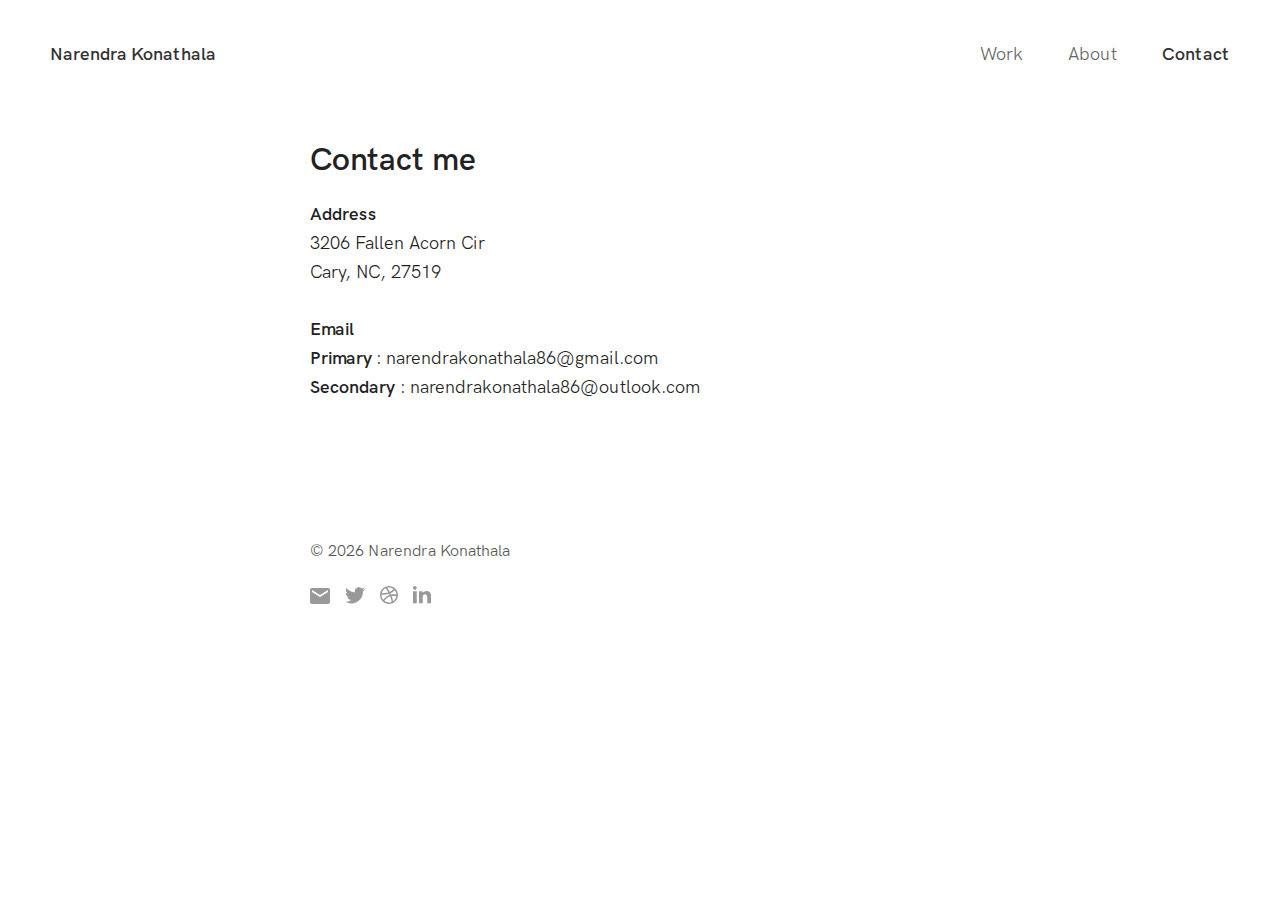
<file: contact.html>
﻿<!doctype html>
<html class="no-js" lang="en">

<meta http-equiv="content-type" content="text/html;charset=UTF-8" />

<head>
    <meta charset="utf-8">
    <meta http-equiv="x-ua-compatible" content="ie=edge">
    <title>Contact &ndash; Narendra Konathala</title>
    <title>Narendra Konathala &ndash; Full STack Developer from Bangalore, India</title>
    <meta name="description" content="Full STack Developer from Bangalore, India">
    <meta name="viewport" content="width=device-width, initial-scale=1">

    <link rel="apple-touch-icon" sizes="180x180" href="apple-touch-icon.png">
    <link rel="icon" type="image/png" sizes="32x32" href="favicon-32x32.png">
    <link rel="icon" type="image/png" sizes="16x16" href="favicon-16x16.png">
    <link rel="manifest" href="manifest.json">
    <meta name="theme-color" content="#2f89fc">

    <link rel="stylesheet" href="css/normalize.css">
    <link rel="stylesheet" href="css/font.css">
    <link rel="stylesheet" href="css/skeleton.css">
    <link rel="stylesheet" href="css/main.css">

</head>

<body class="contact">

    <nav class="navbar clearfix">
        <h1 class="logo"><a href="/">Narendra Konathala</a></h1>
        <ul class="nav">
            <li><a href="/">Work</a></li>
            <li><a href="about.html">About</a></li>
            <li><a href="contact.html">Contact</a></li>
        </ul>
        <a class="nav-toggle" href="javascript:void(0)"><span class="nav-icon"></span></a>
    </nav>

    <div class="wrapper transition-fade" id="swup">

        <main class="about-content">

            <div class="container">
                <div class="row">
                    <div class="twelve columns">
                        <h2>Contact me</h2>


                        <b>Address</b><br>
                        3206 Fallen Acorn Cir<br>Cary, NC, 27519
                        <br>
                        <br>
    


                        <b>Email</b><br>
                        <b>Primary  </b> : narendrakonathala86@gmail.com<br>
                        <b>Secondary</b> : narendrakonathala86@outlook.com
                        <br>
                        <br>

                        <!-- <b>Phone</b><br>
                        +1 (208)-301-7120
                        <br>
                        <br> -->
                        
                    </div>
                </div>
            </div>

        </main>

        <footer class="footer">
            <div class="container">
                <div class="row">
                    <div class="twelve columns">
                        <p>&copy;
                            <script> document.write(new Date().getFullYear()); </script> Narendra Konathala</p>
                        <ul class="social-icons">
                            <li><a href="mailto:narendrakonathala86@gmail.com"><img src="images/email.svg"
                                        alt="Email"></a>
                            </li>
                            <li><a href="https://twitter.com/Homanaren" target="_blank"><img src="images/twitter.svg"
                                        alt="Twitter"></a></li>
                            <li><a href="https://www.freelancer.com/u/naren901" target="_blank"><img
                                        src="images/dribbble.svg" alt="freelance"></a></li>
                            <li><a href="https://www.linkedin.com/in/narendra-konathala-b5088039/" target="_blank"><img
                                        src="images/linkedin.svg" alt="LinkedIn"></a></li>
                        </ul>
                    </div>
                </div>
            </div>
        </footer>

    </div>

    <script src="https://ajax.googleapis.com/ajax/libs/jquery/3.2.1/jquery.min.js"></script>
    <script src="js/plugins.min.js"></script>
    <script src="js/main.js"></script>
</body>


</html>
</file>
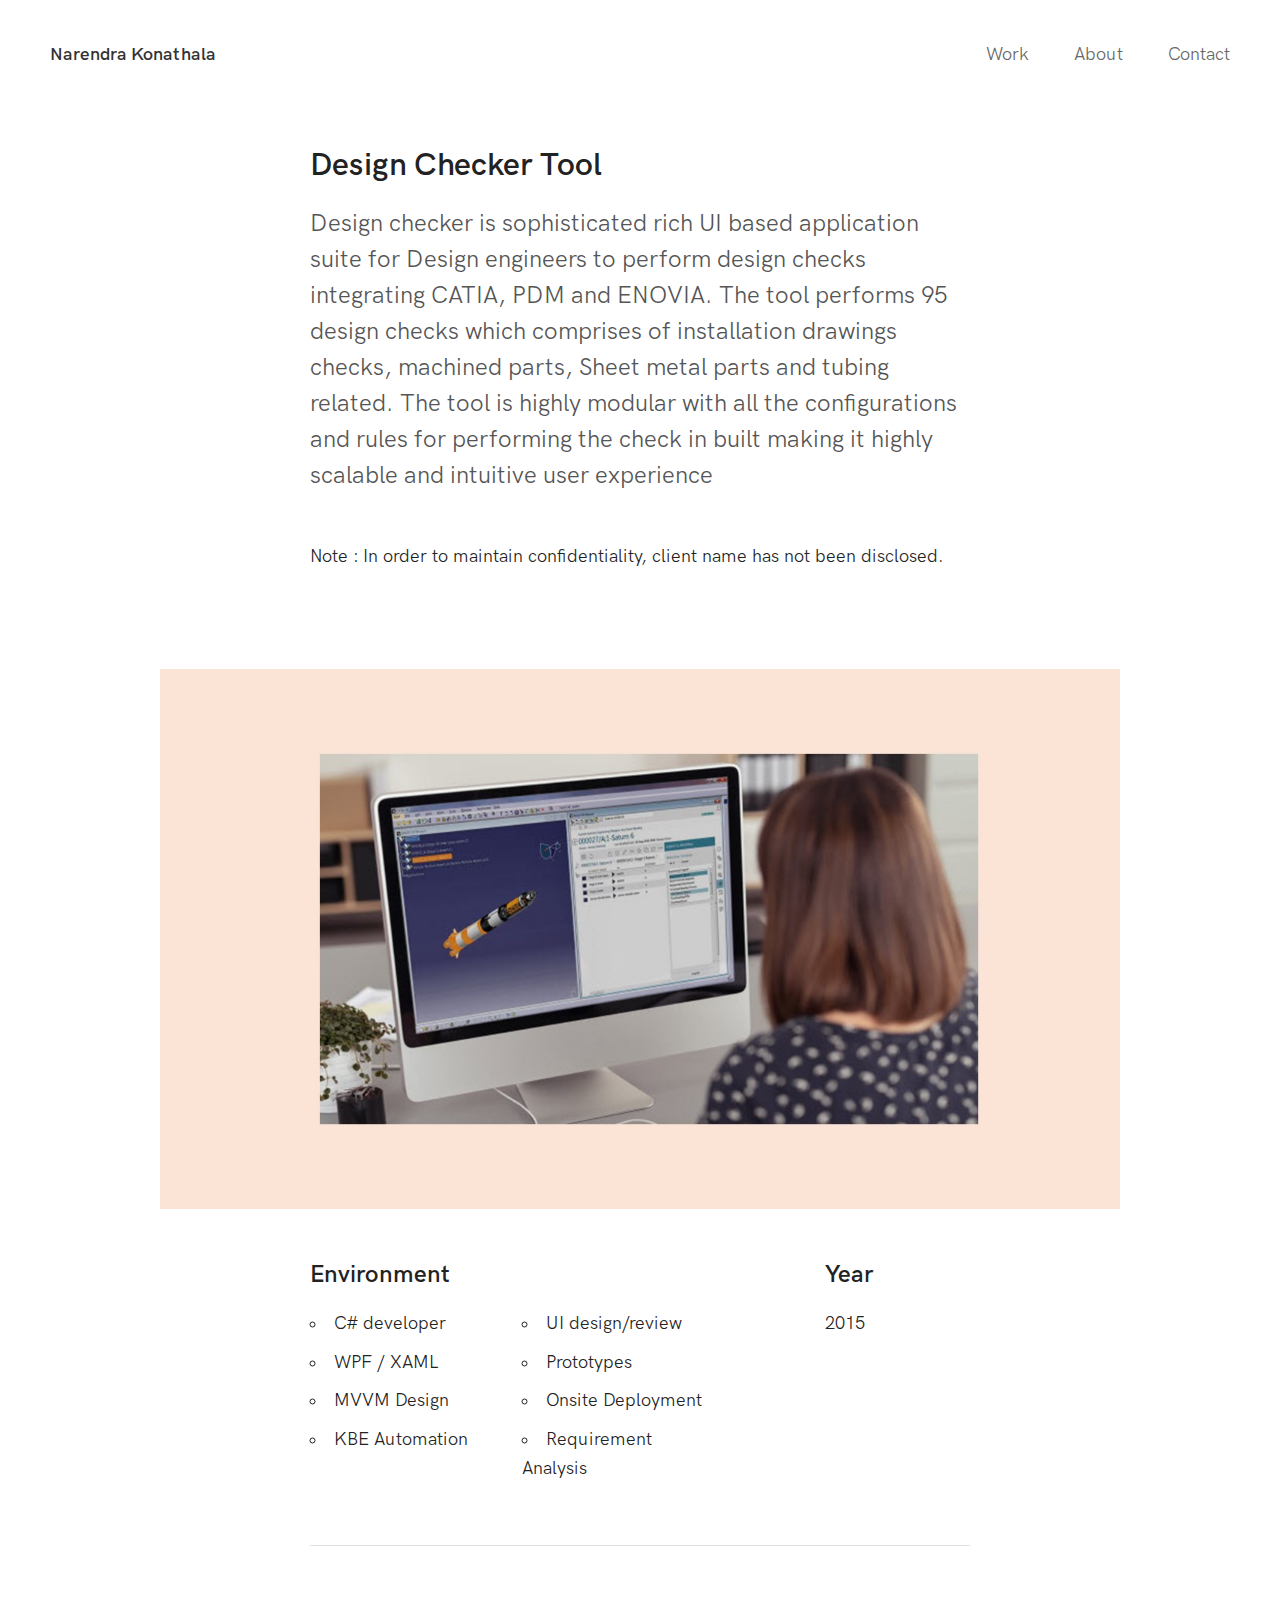
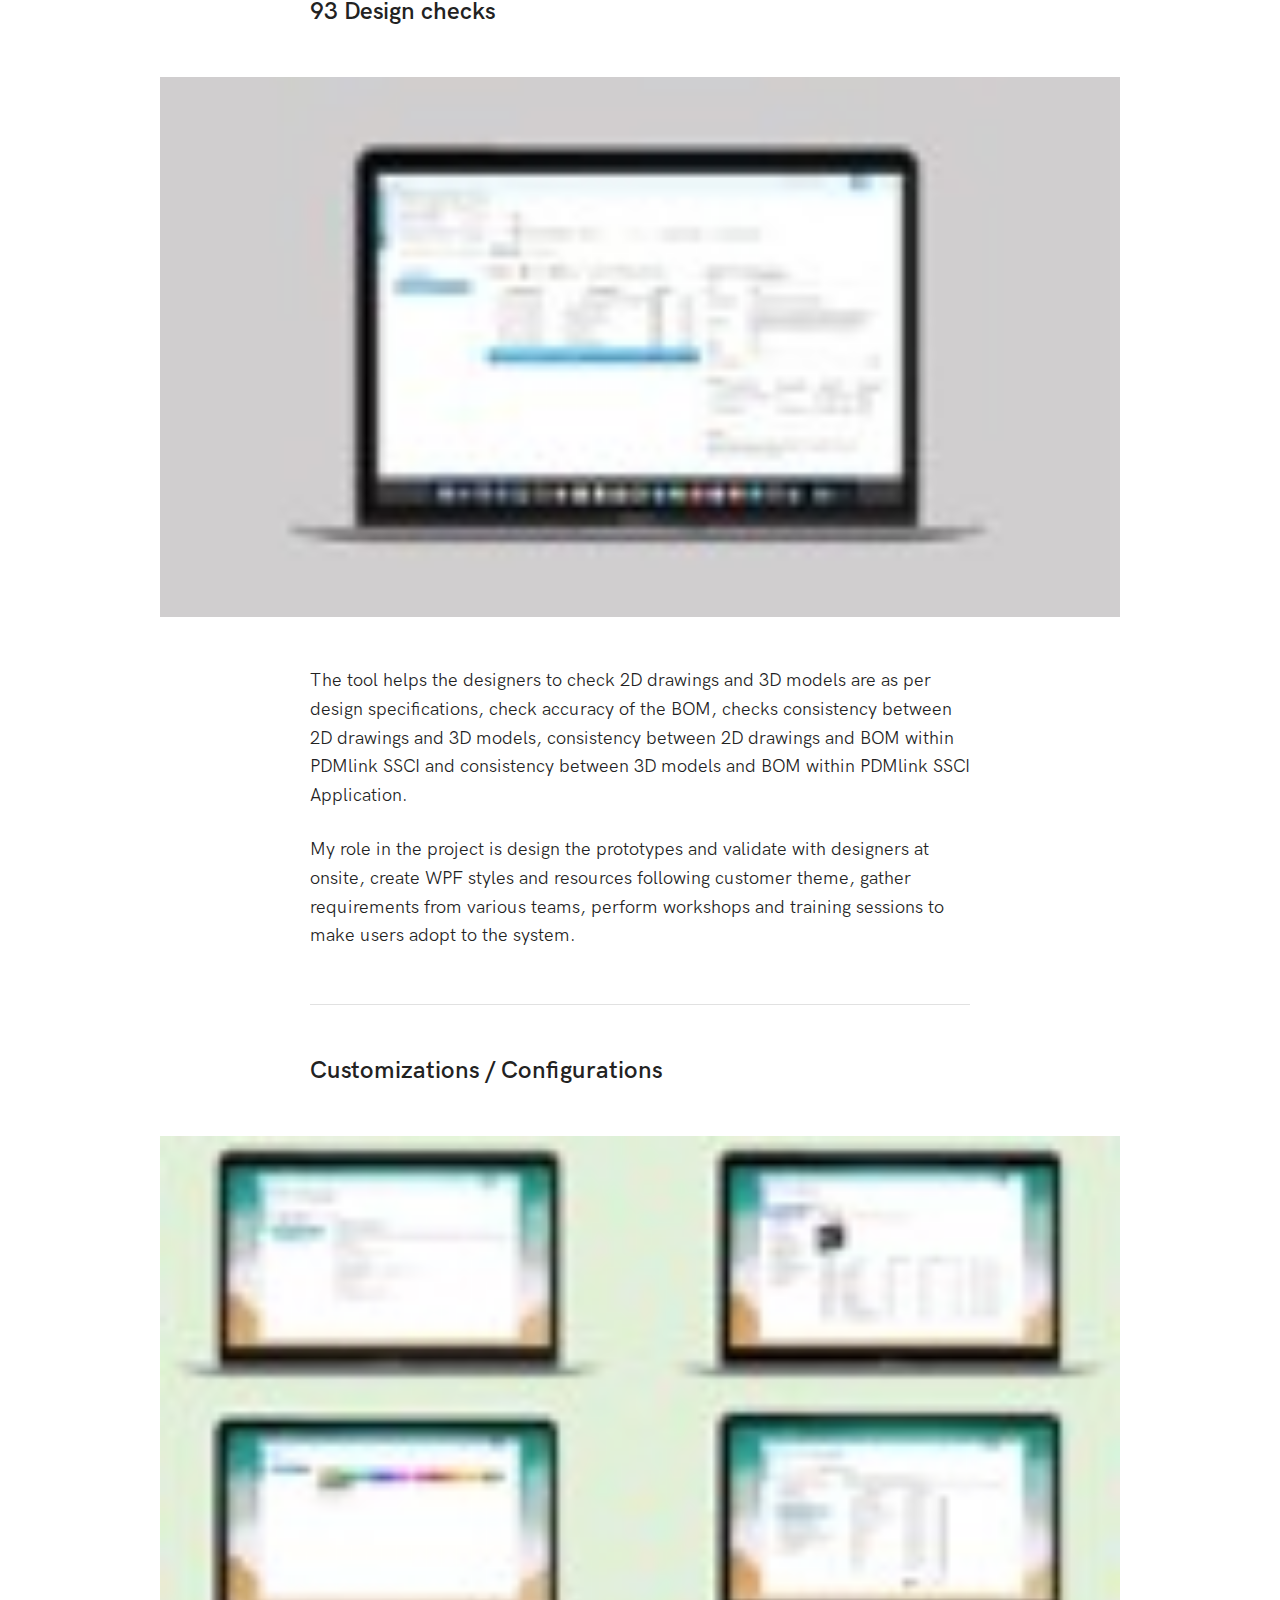
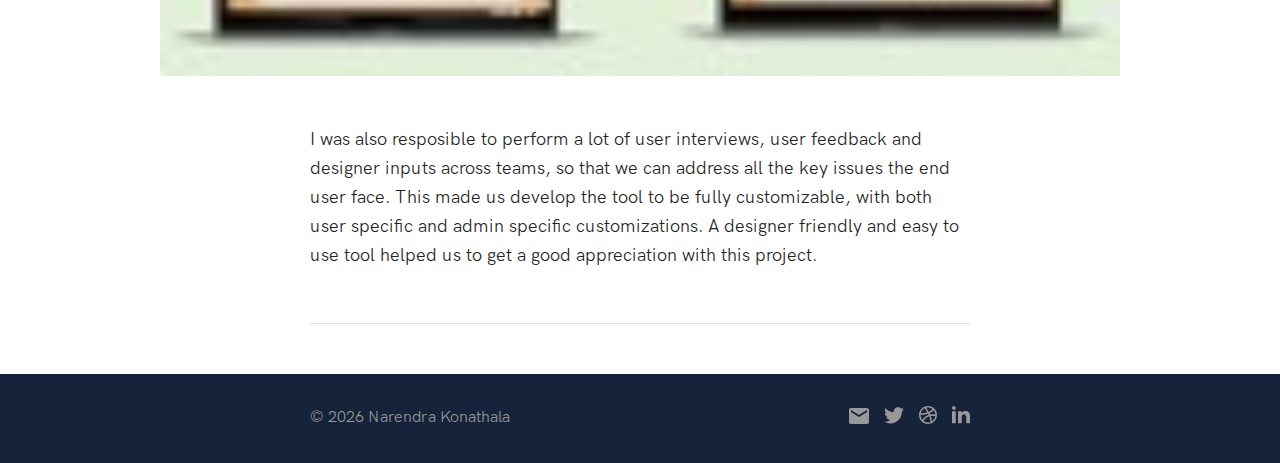
<file: DCT.html>
﻿<!doctype html>
<html class="no-js" lang="en">

<meta http-equiv="content-type" content="text/html;charset=UTF-8" />

<head>
    <meta charset="utf-8">
    <meta http-equiv="x-ua-compatible" content="ie=edge">
    <title>Design Checker Tool &ndash; Narendra Konathala</title>
    <meta name="description" content="Full Stack Developer from Bangalore, India">
    <meta name="viewport" content="width=device-width, initial-scale=1">

    <link rel="apple-touch-icon" sizes="180x180" href="apple-touch-icon.png">
    <link rel="icon" type="image/png" sizes="32x32" href="favicon-32x32.png">
    <link rel="icon" type="image/png" sizes="16x16" href="favicon-16x16.png">
    <link rel="manifest" href="manifest.json">
    <meta name="theme-color" content="#2f89fc">

    <link rel="stylesheet" href="css/normalize.css">
    <link rel="stylesheet" href="css/font.css">
    <link rel="stylesheet" href="css/skeleton.css">
    <link rel="stylesheet" href="css/main.css">

</head>

<body class="DCT">

    <nav class="navbar clearfix">
        <h1 class="logo"><a href="/">Narendra Konathala</a></h1>
        <ul class="nav">
            <li><a href="/">Work</a></li>
            <li><a href="about.html">About</a></li>
            <li><a href="contact.html">Contact</a></li>
        </ul>
        <a class="nav-toggle" href="javascript:void(0)"><span class="nav-icon"></span></a>
    </nav>

    <div class="wrapper transition-fade" id="swup">

        <section class="work-header">
            <div class="container">
                <div class="row">
                    <div class="twelve columns">
                        <h2>Design Checker Tool</h2>
                        <h3>Design checker is sophisticated rich UI based application suite for Design engineers to
                            perform design checks integrating CATIA, PDM and ENOVIA. The tool performs 95 design checks
                            which comprises of installation drawings checks, machined parts, Sheet metal parts and
                            tubing related. The tool is highly modular with all the configurations and rules for
                            performing the check in built making it highly scalable and intuitive user experience</h3>
                        </br>
                        <p>Note : In order to maintain confidentiality, client name has not been disclosed.
                    </div>
                </div>
            </div>
        </section>



        <main class="work-content">

            <div class="container container-l">
                <div class="row">
                    <div class="twelve columns">
                        <div class="ratio-box image" style="padding-bottom: 56.25%">
                            <img class="lazyload" data-src="images/DCT_1.jpg" src="images/blurred/DCT_1.jpg"
                                alt="Designers performing manula checks">
                        </div>
                    </div>
                </div>
            </div>

            <div class="container">
                <div class="row work-info">
                    <div class="nine columns">
                        <h3>Environment</h3>
                        <div class="row">
                            <div class="five columns">
                                <ul>
                                    <li>C# developer</li>
                                    <li>WPF / XAML</li>
                                    <li>MVVM Design</li>
                                    <li>KBE Automation</li>
                                </ul>
                            </div>
                            <div class="five columns">
                                <ul>
                                    <li>UI design/review</li>
                                    <li>Prototypes</li>
                                    <li>Onsite Deployment</li>
                                    <li>Requirement Analysis</li>
                                </ul>
                            </div>
                        </div>
                    </div>
                    <div class="three columns">
                        <h3>Year</h3>
                        <p>2015</p>
                    </div>
                </div>
                <hr style="margin-top: 36px;"> <!-- 53px - 17px -->
            </div>

            <div class="container">
                <div class="row">
                    <div class="twelve columns">
                        <h3>93 Design checks</h3>
                    </div>
                </div>
            </div>

            <div class="container container-l">
                <div class="row">
                    <div class="twelve columns">
                        <div class="ratio-box image" style="padding-bottom: 56.25%">
                            <img class="lazyload" data-src="images/DCT_M.jpg" src="images/blurred/DCT_M.jpg"
                                alt="Skin Repair module - Composite">
                        </div>
                    </div>
                </div>
            </div>

            <div class="container">
                <div class="row">
                    <div class="twelve columns">
                        <p>The tool helps the designers to check 2D drawings and 3D models are as per design
                            specifications, check accuracy of the BOM, checks consistency between 2D drawings and 3D
                            models, consistency between 2D drawings and BOM within PDMlink SSCI and consistency between
                            3D models and BOM within PDMlink SSCI Application.
                        </p>
                        <p>My role in the project is design the prototypes and validate with designers at onsite, create
                            WPF styles and resources following customer theme, gather requirements from various teams,
                            perform workshops and training sessions to make users adopt to the system. </p>
                        <hr>
                    </div>
                </div>
            </div>

            <div class="container">
                <div class="row">
                    <div class="twelve columns">
                        <h3>Customizations / Configurations</h3>
                    </div>
                </div>
            </div>


            <div class="container container-l">
                <div class="row">
                    <div class="twelve columns">
                        <div class="ratio-box image" style="padding-bottom: 56.25%">
                            <img class="lazyload" data-src="images/DCT_2.jpg" src="images/blurred/DCT_2.jpg"
                                alt="Customizationing the tool">
                        </div>
                    </div>
                </div>
            </div>

            <div class="container">
                <div class="row">
                    <div class="twelve columns">
                        <p>
                            I was also resposible to perform a lot of user interviews, user feedback and designer inputs across
                            teams, so that we can address all the key issues the end user face. This made us develop the
                            tool to be fully customizable, with both user specific and admin specific customizations. A
                            designer friendly and easy to use tool helped us to get a good appreciation with this
                            project.
                        </p>
                        <hr>
                    </div>
                </div>
            </div>


        </main>


        <footer class="footer">
            <div class="container">
                <div class="row">
                    <div class="six columns">
                        <p>&copy;
                            <script> document.write(new Date().getFullYear()); </script> Narendra Konathala</p>
                    </div>
                    <div class="six columns">
                        <ul class="social-icons u-pull-right">
                            <li><a href="mailto:narendrakonathala86@gmail.com"><img src="images/email.svg"
                                        alt="Email"></a>
                            </li>
                            <li><a href="https://twitter.com/Homanaren" target="_blank"><img src="images/twitter.svg"
                                        alt="Twitter"></a></li>
                            <li><a href="https://www.freelancer.com/u/naren901" target="_blank"><img
                                        src="images/dribbble.svg" alt="freelance"></a></li>
                            <li><a href="https://www.linkedin.com/in/narendra-konathala-b5088039/" target="_blank"><img
                                        src="images/linkedin.svg" alt="LinkedIn"></a></li>
                        </ul>
                    </div>
                </div>
            </div>
        </footer>

    </div>

    <script src="https://ajax.googleapis.com/ajax/libs/jquery/3.2.1/jquery.min.js"></script>
    <script src="js/plugins.min.js"></script>
    <script src="js/main.js"></script>
</body>


</html>
</file>
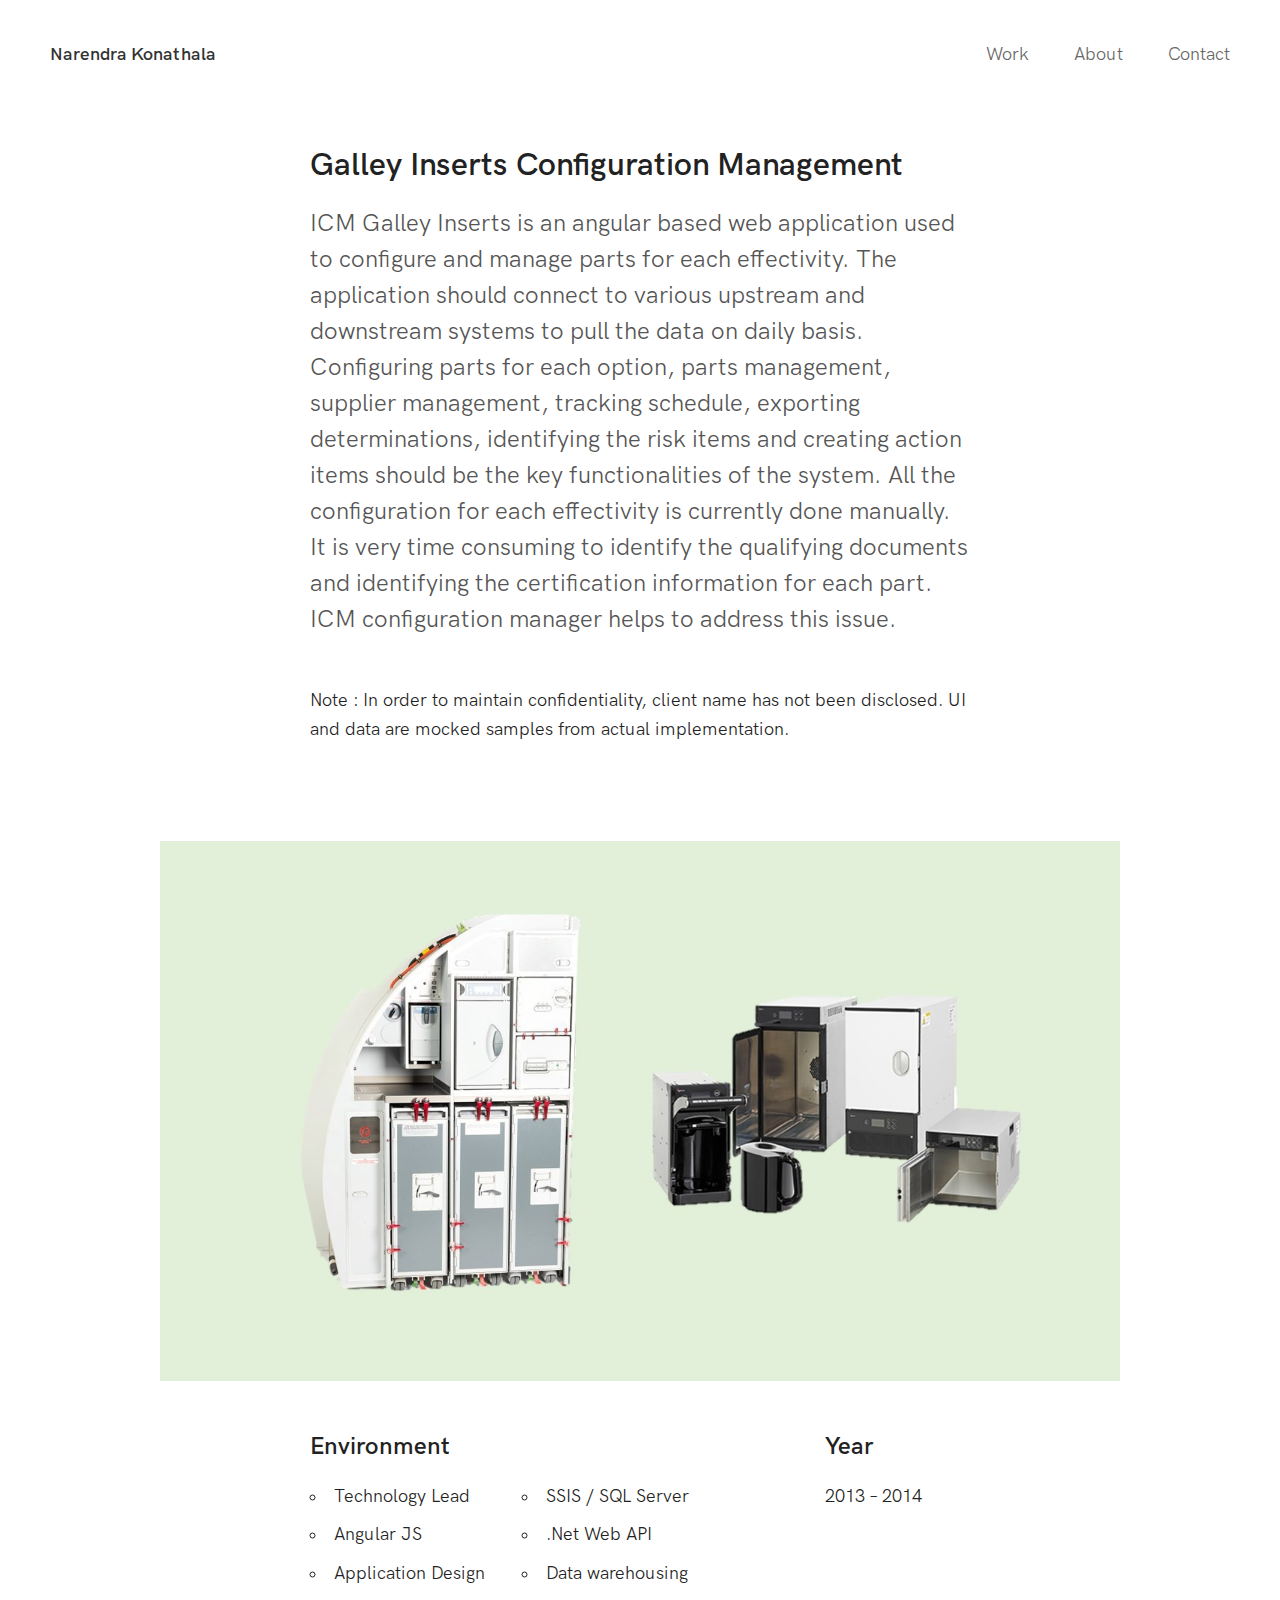
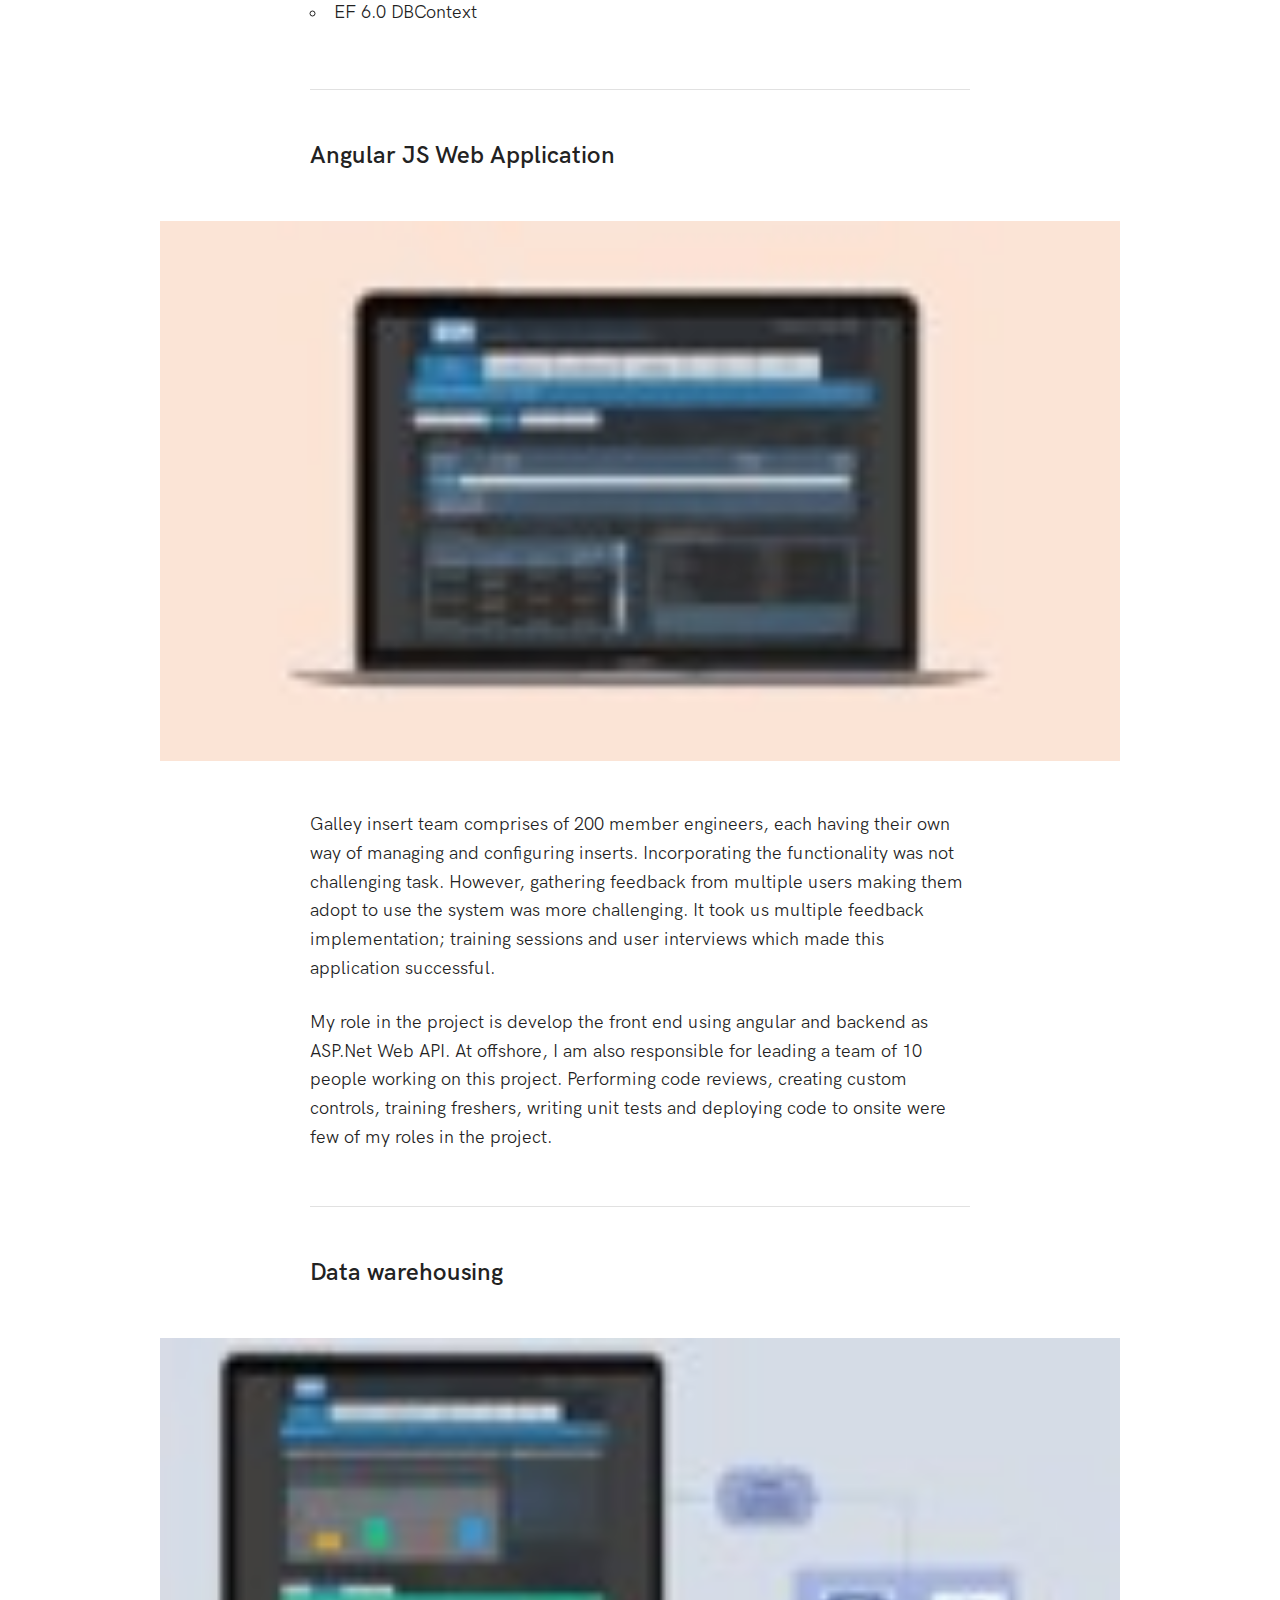
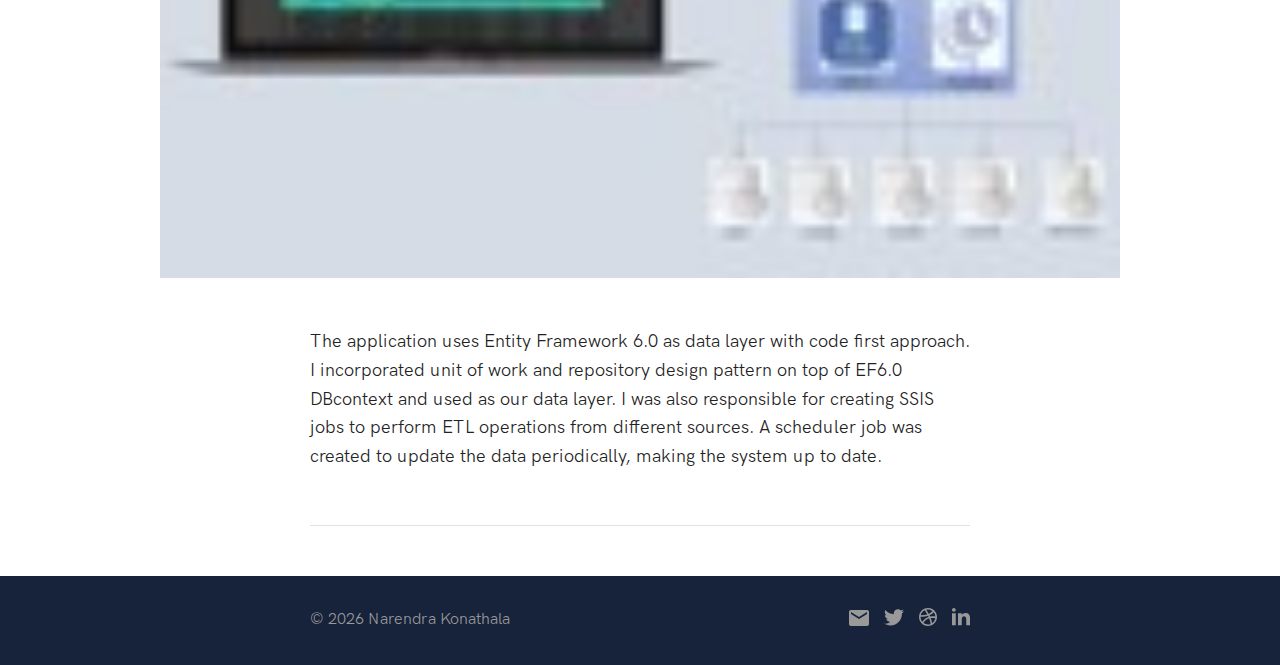
<file: ICM.html>
﻿<!doctype html>
<html class="no-js" lang="en">

<meta http-equiv="content-type" content="text/html;charset=UTF-8" />

<head>
    <meta charset="utf-8">
    <meta http-equiv="x-ua-compatible" content="ie=edge">
    <title>Galley Inserts Configuration Management &ndash; Narendra Konathala</title>
    <meta name="description" content="Full Stack Developer from Bangalore, India">
    <meta name="viewport" content="width=device-width, initial-scale=1">

    <link rel="apple-touch-icon" sizes="180x180" href="apple-touch-icon.png">
    <link rel="icon" type="image/png" sizes="32x32" href="favicon-32x32.png">
    <link rel="icon" type="image/png" sizes="16x16" href="favicon-16x16.png">
    <link rel="manifest" href="manifest.json">
    <meta name="theme-color" content="#2f89fc">

    <link rel="stylesheet" href="css/normalize.css">
    <link rel="stylesheet" href="css/font.css">
    <link rel="stylesheet" href="css/skeleton.css">
    <link rel="stylesheet" href="css/main.css">


</head>

<body class="ICM">

    <nav class="navbar clearfix">
        <h1 class="logo"><a href="/">Narendra Konathala</a></h1>
        <ul class="nav">
            <li><a href="/">Work</a></li>
            <li><a href="about.html">About</a></li>
            <li><a href="contact.html">Contact</a></li>
        </ul>
        <a class="nav-toggle" href="javascript:void(0)"><span class="nav-icon"></span></a>
    </nav>

    <div class="wrapper transition-fade" id="swup">

        <section class="work-header">
            <div class="container">
                <div class="row">
                    <div class="twelve columns">
                        <h2>Galley Inserts Configuration Management</h2>
                        <h3>ICM Galley Inserts is an angular based web application used to configure and manage parts
                            for each effectivity. The application should connect to various upstream and downstream
                            systems to pull the data on daily basis. Configuring parts for each option, parts
                            management, supplier management, tracking schedule, exporting determinations, identifying
                            the risk items and creating action items should be the key functionalities of the system.
                            All the configuration for each effectivity is currently done manually. It is very time
                            consuming to identify the qualifying documents and identifying the certification information
                            for each part. ICM configuration manager helps to address this issue.</h3>
                        </br>
                        <p>Note : In order to maintain confidentiality, client name has not been disclosed.
                            UI and data are mocked samples from actual implementation. </p>
                    </div>
                </div>
            </div>
        </section>



        <main class="work-content">

            <div class="container container-l">
                <div class="row">
                    <div class="twelve columns">
                        <div class="ratio-box image" style="padding-bottom: 56.25%">
                            <img class="lazyload" data-src="images/ICM_1.jpg" src="images/blurred/ICM_1.jpg"
                                alt="Galley Inserts and parts">
                        </div>
                    </div>
                </div>
            </div>

            <div class="container">
                <div class="row work-info">
                    <div class="nine columns">
                        <h3>Environment</h3>
                        <div class="row">
                            <div class="five columns">
                                <ul>
                                    <li>Technology Lead</li>
                                    <li>Angular JS</li>
                                    <li>Application Design</li>
                                    <li>EF 6.0 DBContext</li>
                                </ul>
                            </div>
                            <div class="five columns">
                                <ul>
                                    <li>SSIS / SQL Server</li>
                                    <li>.Net Web API</li>
                                    <li>Data warehousing</li>
                                </ul>
                            </div>
                        </div>
                    </div>
                    <div class="three columns">
                        <h3>Year</h3>
                        <p>2013 &ndash; 2014</p>
                    </div>
                </div>
                <hr style="margin-top: 36px;"> <!-- 53px - 17px -->
            </div>

            <div class="container">
                <div class="row">
                    <div class="twelve columns">
                        <h3>Angular JS Web Application</h3>
                    </div>
                </div>
            </div>

            <div class="container container-l">
                <div class="row">
                    <div class="twelve columns">
                        <div class="ratio-box image" style="padding-bottom: 56.25%">
                            <img class="lazyload" data-src="images/ICM_2.jpg" src="images/blurred/ICM_2.jpg"
                                alt="Angular based front end">
                        </div>
                    </div>
                </div>
            </div>

            <div class="container">
                <div class="row">
                    <div class="twelve columns">
                        <p>Galley insert team comprises of 200 member engineers, each having their own way of managing
                            and configuring inserts. Incorporating the functionality was not challenging task. However,
                            gathering feedback from multiple users making them adopt to use the system was more
                            challenging. It took us multiple feedback implementation; training sessions and user
                            interviews which made this application successful.
                        </p>
                        <p>My role in the project is develop the front end using angular and backend as ASP.Net Web API.
                            At offshore, I am also responsible for leading a team of 10 people working on this project.
                            Performing code reviews, creating custom controls, training freshers, writing unit tests and
                            deploying code to onsite were few of my roles in the project. </p>
                        <hr>
                    </div>
                </div>
            </div>

            <div class="container">
                <div class="row">
                    <div class="twelve columns">
                        <h3>Data warehousing</h3>
                    </div>
                </div>
            </div>


            <div class="container container-l">
                <div class="row">
                    <div class="twelve columns">
                        <div class="ratio-box image" style="padding-bottom: 56.25%">
                            <img class="lazyload" data-src="images/ICM_3.jpg" src="images/blurred/ICM_3.jpg"
                                alt="Data required for repair">
                        </div>
                    </div>
                </div>
            </div>

            <div class="container">
                <div class="row">
                    <div class="twelve columns">
                        <p>The application uses Entity Framework 6.0 as data layer with code first approach. I
                            incorporated unit of work and repository design pattern on top of EF6.0 DBcontext and used
                            as our data layer. I was also responsible for creating SSIS jobs to perform ETL operations
                            from different sources. A scheduler job was created to update the data periodically, making
                            the system up to date.</p>
                        <hr>
                    </div>
                </div>
            </div>


        </main>


        <footer class="footer">
            <div class="container">
                <div class="row">
                    <div class="six columns">
                        <p>&copy;
                            <script> document.write(new Date().getFullYear()); </script> Narendra Konathala</p>
                    </div>
                    <div class="six columns">
                        <ul class="social-icons u-pull-right">
                            <li><a href="mailto:narendrakonathala86@gmail.com"><img src="images/email.svg"
                                        alt="Email"></a>
                            </li>
                            <li><a href="https://twitter.com/Homanaren" target="_blank"><img src="images/twitter.svg"
                                        alt="Twitter"></a></li>
                            <li><a href="https://www.freelancer.com/u/naren901" target="_blank"><img
                                        src="images/dribbble.svg" alt="freelance"></a></li>
                            <li><a href="https://www.linkedin.com/in/narendra-konathala-b5088039/" target="_blank"><img
                                        src="images/linkedin.svg" alt="LinkedIn"></a></li>
                        </ul>
                    </div>
                </div>
            </div>
        </footer>

    </div>

    <script src="https://ajax.googleapis.com/ajax/libs/jquery/3.2.1/jquery.min.js"></script>
    <script src="js/plugins.min.js"></script>
    <script src="js/main.js"></script>
</body>


</html>
</file>
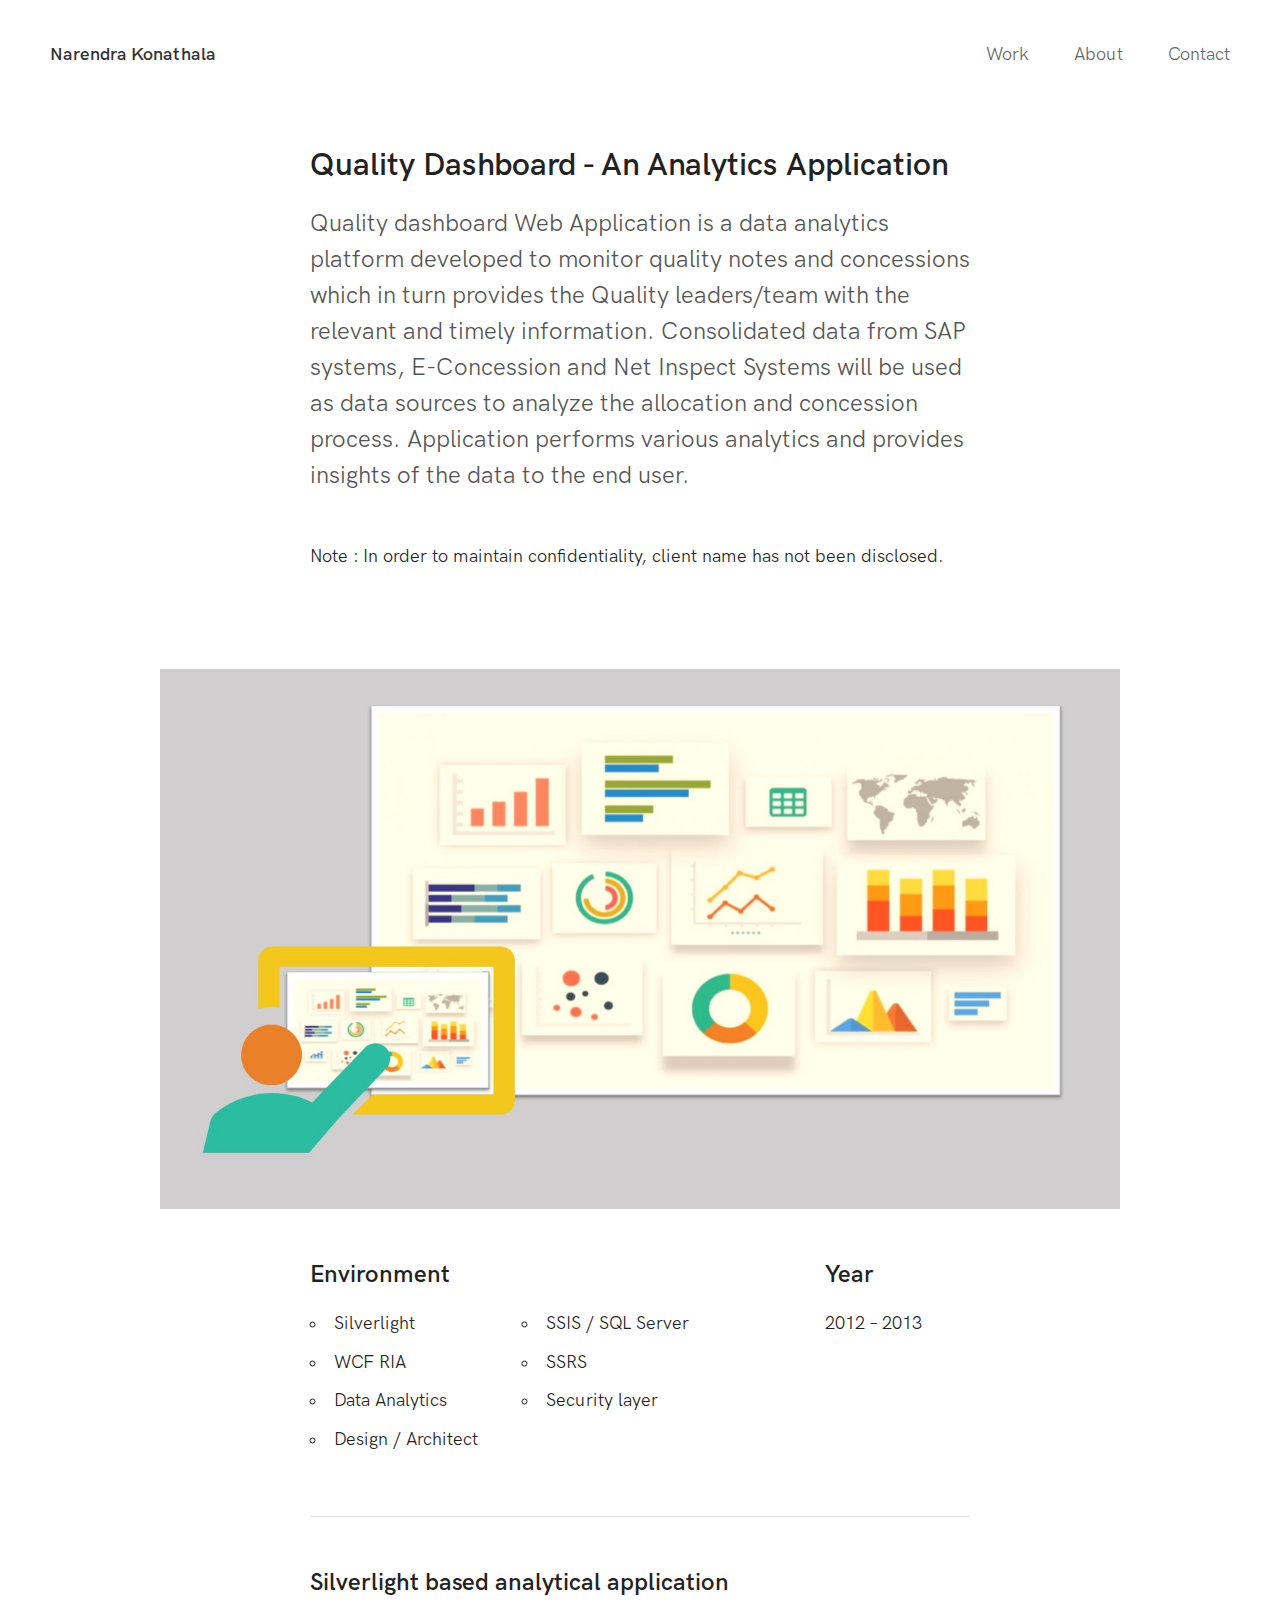
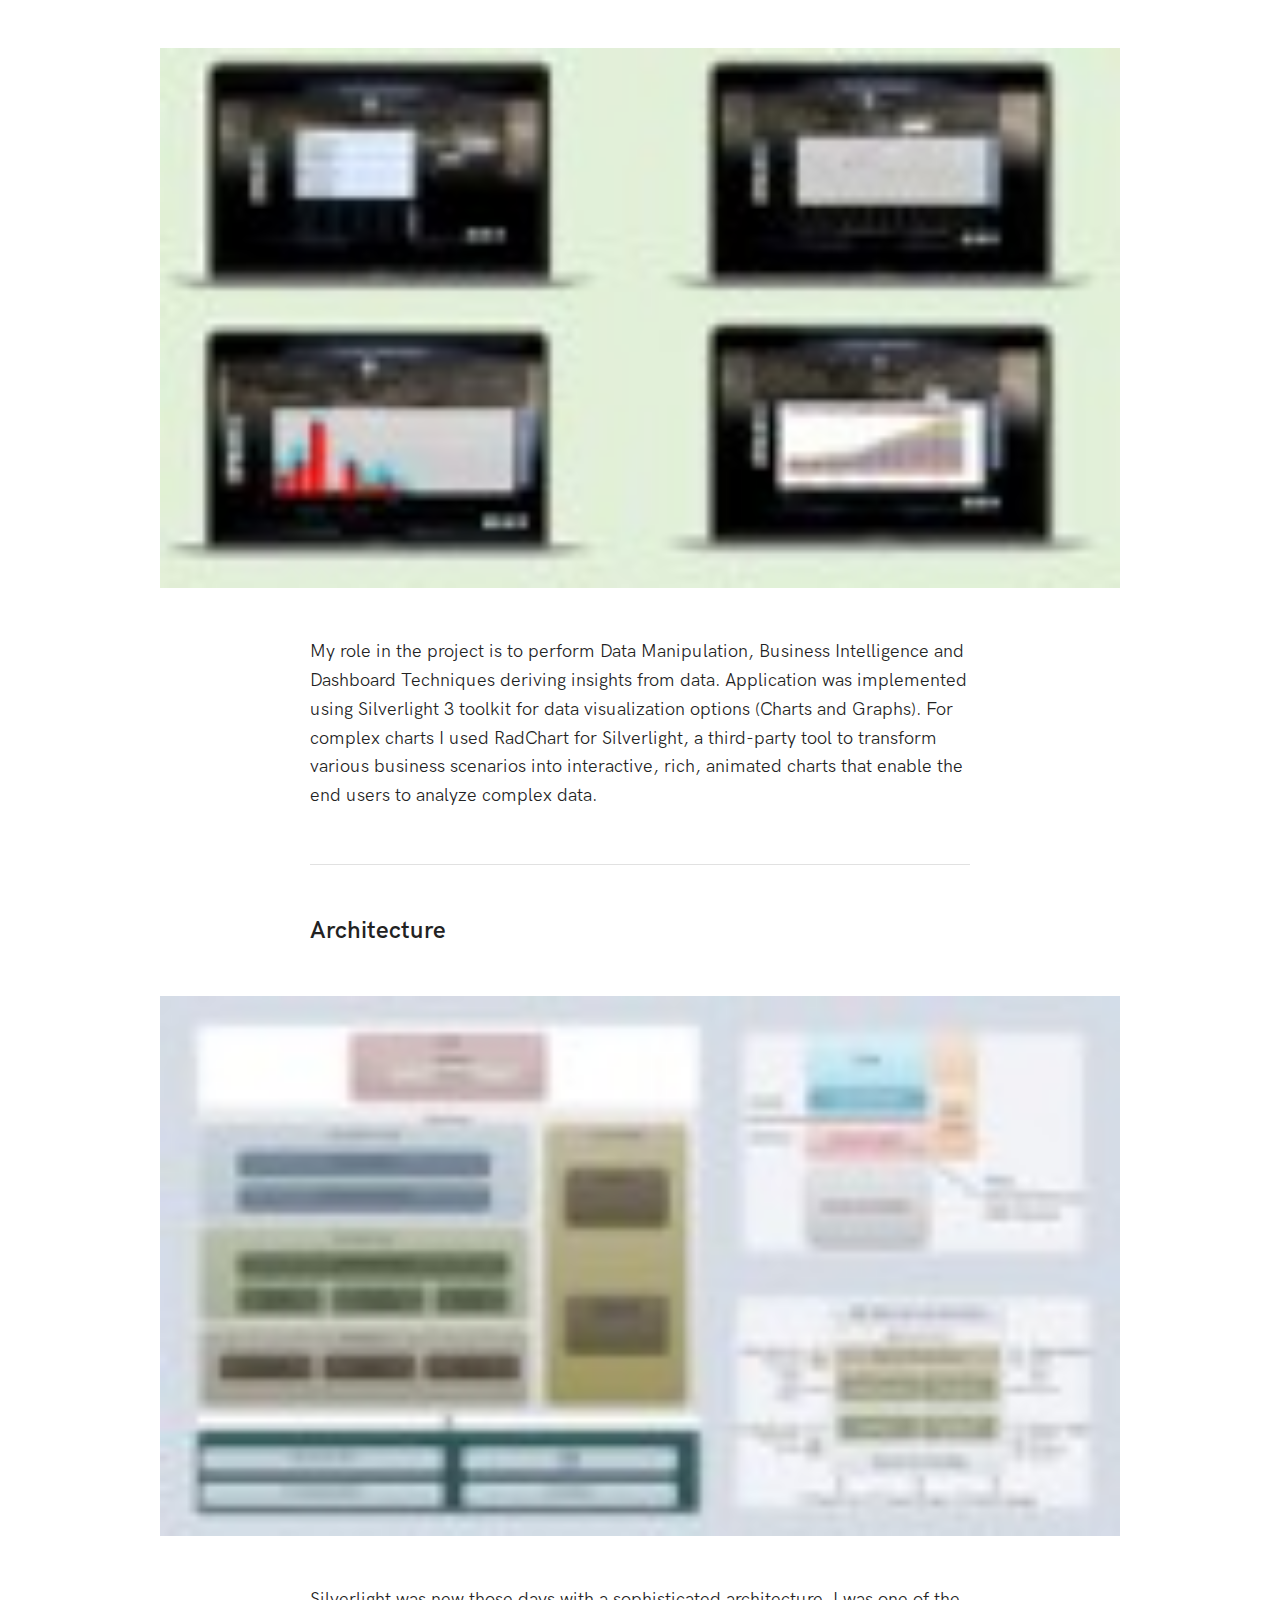
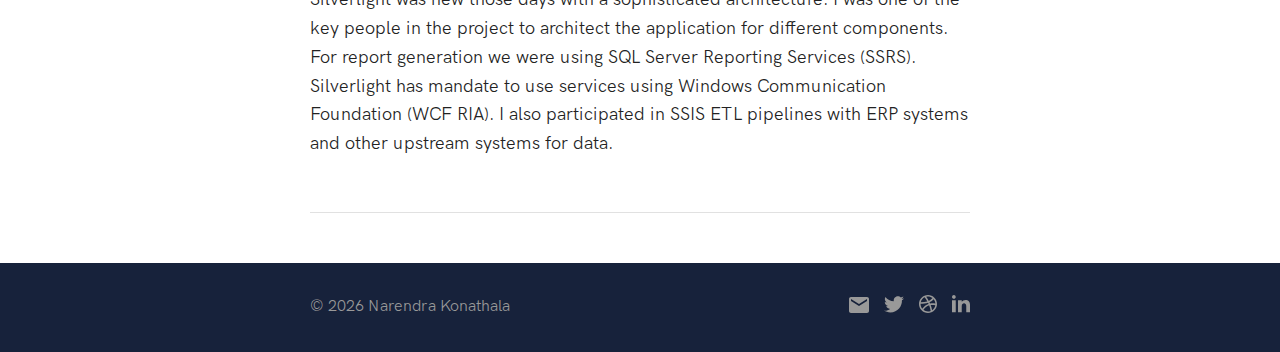
<file: QDB.html>
﻿<!doctype html>
<html class="no-js" lang="en">

<meta http-equiv="content-type" content="text/html;charset=UTF-8" />

<head>
    <meta charset="utf-8">
    <meta http-equiv="x-ua-compatible" content="ie=edge">
    <title>Quality Dashboard Application &ndash; Narendra Konathala</title>
    <meta name="description" content="Full Stack Developer from Bangalore, India">
    <meta name="viewport" content="width=device-width, initial-scale=1">

    <link rel="apple-touch-icon" sizes="180x180" href="apple-touch-icon.png">
    <link rel="icon" type="image/png" sizes="32x32" href="favicon-32x32.png">
    <link rel="icon" type="image/png" sizes="16x16" href="favicon-16x16.png">
    <link rel="manifest" href="manifest.json">
    <meta name="theme-color" content="#2f89fc">

    <link rel="stylesheet" href="css/normalize.css">
    <link rel="stylesheet" href="css/font.css">
    <link rel="stylesheet" href="css/skeleton.css">
    <link rel="stylesheet" href="css/main.css">


</head>

<body class="QDB">

    <nav class="navbar clearfix">
        <h1 class="logo"><a href="/">Narendra Konathala</a></h1>
        <ul class="nav">
            <li><a href="/">Work</a></li>
            <li><a href="about.html">About</a></li>
            <li><a href="contact.html">Contact</a></li>
        </ul>
        <a class="nav-toggle" href="javascript:void(0)"><span class="nav-icon"></span></a>
    </nav>

    <div class="wrapper transition-fade" id="swup">

        <section class="work-header">
            <div class="container">
                <div class="row">
                    <div class="twelve columns">
                        <h2>Quality Dashboard - An Analytics Application</h2>
                        <h3>Quality dashboard Web Application is a data analytics platform developed to monitor quality
                            notes and concessions which in turn provides the Quality leaders/team with the relevant and
                            timely information. Consolidated data from SAP systems, E-Concession and Net Inspect Systems
                            will be used as data sources to analyze the allocation and concession process. Application
                            performs various analytics and provides insights of the data to the end user. </h3>
                        </br>
                        <p>Note : In order to maintain confidentiality, client name has not been disclosed.</p>
                    </div>
                </div>
            </div>
        </section>



        <main class="work-content">

            <div class="container container-l">
                <div class="row">
                    <div class="twelve columns">
                        <div class="ratio-box image" style="padding-bottom: 56.25%">
                            <img class="lazyload" data-src="images/QDB_1.jpg" src="images/blurred/QDB_1.jpg"
                                alt="Galley Inserts and parts">
                        </div>
                    </div>
                </div>
            </div>

            <div class="container">
                <div class="row work-info">
                    <div class="nine columns">
                        <h3>Environment</h3>
                        <div class="row">
                            <div class="five columns">
                                <ul>
                                    <li>Silverlight</li>
                                    <li>WCF RIA</li>
                                    <li>Data Analytics</li>
                                    <li>Design / Architect</li>
                                </ul>
                            </div>
                            <div class="five columns">
                                <ul>
                                    <li>SSIS / SQL Server</li>
                                    <li>SSRS</li>
                                    <li>Security layer</li>
                                </ul>
                            </div>
                        </div>
                    </div>
                    <div class="three columns">
                        <h3>Year</h3>
                        <p>2012 &ndash; 2013</p>
                    </div>
                </div>
                <hr style="margin-top: 36px;"> <!-- 53px - 17px -->
            </div>

            <div class="container">
                <div class="row">
                    <div class="twelve columns">
                        <h3>Silverlight based analytical application</h3>
                    </div>
                </div>
            </div>

            <div class="container container-l">
                <div class="row">
                    <div class="twelve columns">
                        <div class="ratio-box image" style="padding-bottom: 56.25%">
                            <img class="lazyload" data-src="images/QDB_M.jpg" src="images/blurred/QDB_M.jpg"
                                alt="Angular based front end">
                        </div>
                    </div>
                </div>
            </div>

            <div class="container">
                <div class="row">
                    <div class="twelve columns">
                        <p>My role in the project is to perform Data Manipulation, Business Intelligence and Dashboard
                            Techniques deriving insights from data. Application was implemented using Silverlight 3
                            toolkit for
                            data visualization options (Charts and Graphs). For complex charts I used RadChart for
                            Silverlight, a third-party tool to transform various business scenarios into interactive,
                            rich, animated charts that enable the end users to analyze complex data.
                        </p>
                        <hr>
                    </div>
                </div>
            </div>

            <div class="container">
                <div class="row">
                    <div class="twelve columns">
                        <h3>Architecture</h3>
                    </div>
                </div>
            </div>


            <div class="container container-l">
                <div class="row">
                    <div class="twelve columns">
                        <div class="ratio-box image" style="padding-bottom: 56.25%">
                            <img class="lazyload" data-src="images/QDB_2.jpg" src="images/blurred/QDB_2.jpg"
                                alt="Data required for repair">
                        </div>
                    </div>
                </div>
            </div>

            <div class="container">
                <div class="row">
                    <div class="twelve columns">
                        <p>Silverlight was new those days with a sophisticated architecture. I was one of the key people
                            in the project to architect the application for different components. For report generation
                            we were using SQL Server Reporting Services (SSRS). Silverlight has mandate to use services
                            using Windows Communication Foundation (WCF RIA). I also participated in SSIS ETL pipelines
                            with ERP systems and other upstream systems for data.</p>
                        <hr>
                    </div>
                </div>
            </div>


        </main>


        <footer class="footer">
            <div class="container">
                <div class="row">
                    <div class="six columns">
                        <p>&copy;
                            <script> document.write(new Date().getFullYear()); </script> Narendra Konathala</p>
                    </div>
                    <div class="six columns">
                        <ul class="social-icons u-pull-right">
                            <li><a href="mailto:narendrakonathala86@gmail.com"><img src="images/email.svg"
                                        alt="Email"></a>
                            </li>
                            <li><a href="https://twitter.com/Homanaren" target="_blank"><img src="images/twitter.svg"
                                        alt="Twitter"></a></li>
                            <li><a href="https://www.freelancer.com/u/naren901" target="_blank"><img
                                        src="images/dribbble.svg" alt="freelance"></a></li>
                            <li><a href="https://www.linkedin.com/in/narendra-konathala-b5088039/" target="_blank"><img
                                        src="images/linkedin.svg" alt="LinkedIn"></a></li>
                        </ul>
                    </div>
                </div>
            </div>
        </footer>

    </div>

    <script src="https://ajax.googleapis.com/ajax/libs/jquery/3.2.1/jquery.min.js"></script>
    <script src="js/plugins.min.js"></script>
    <script src="js/main.js"></script>
</body>


</html>
</file>
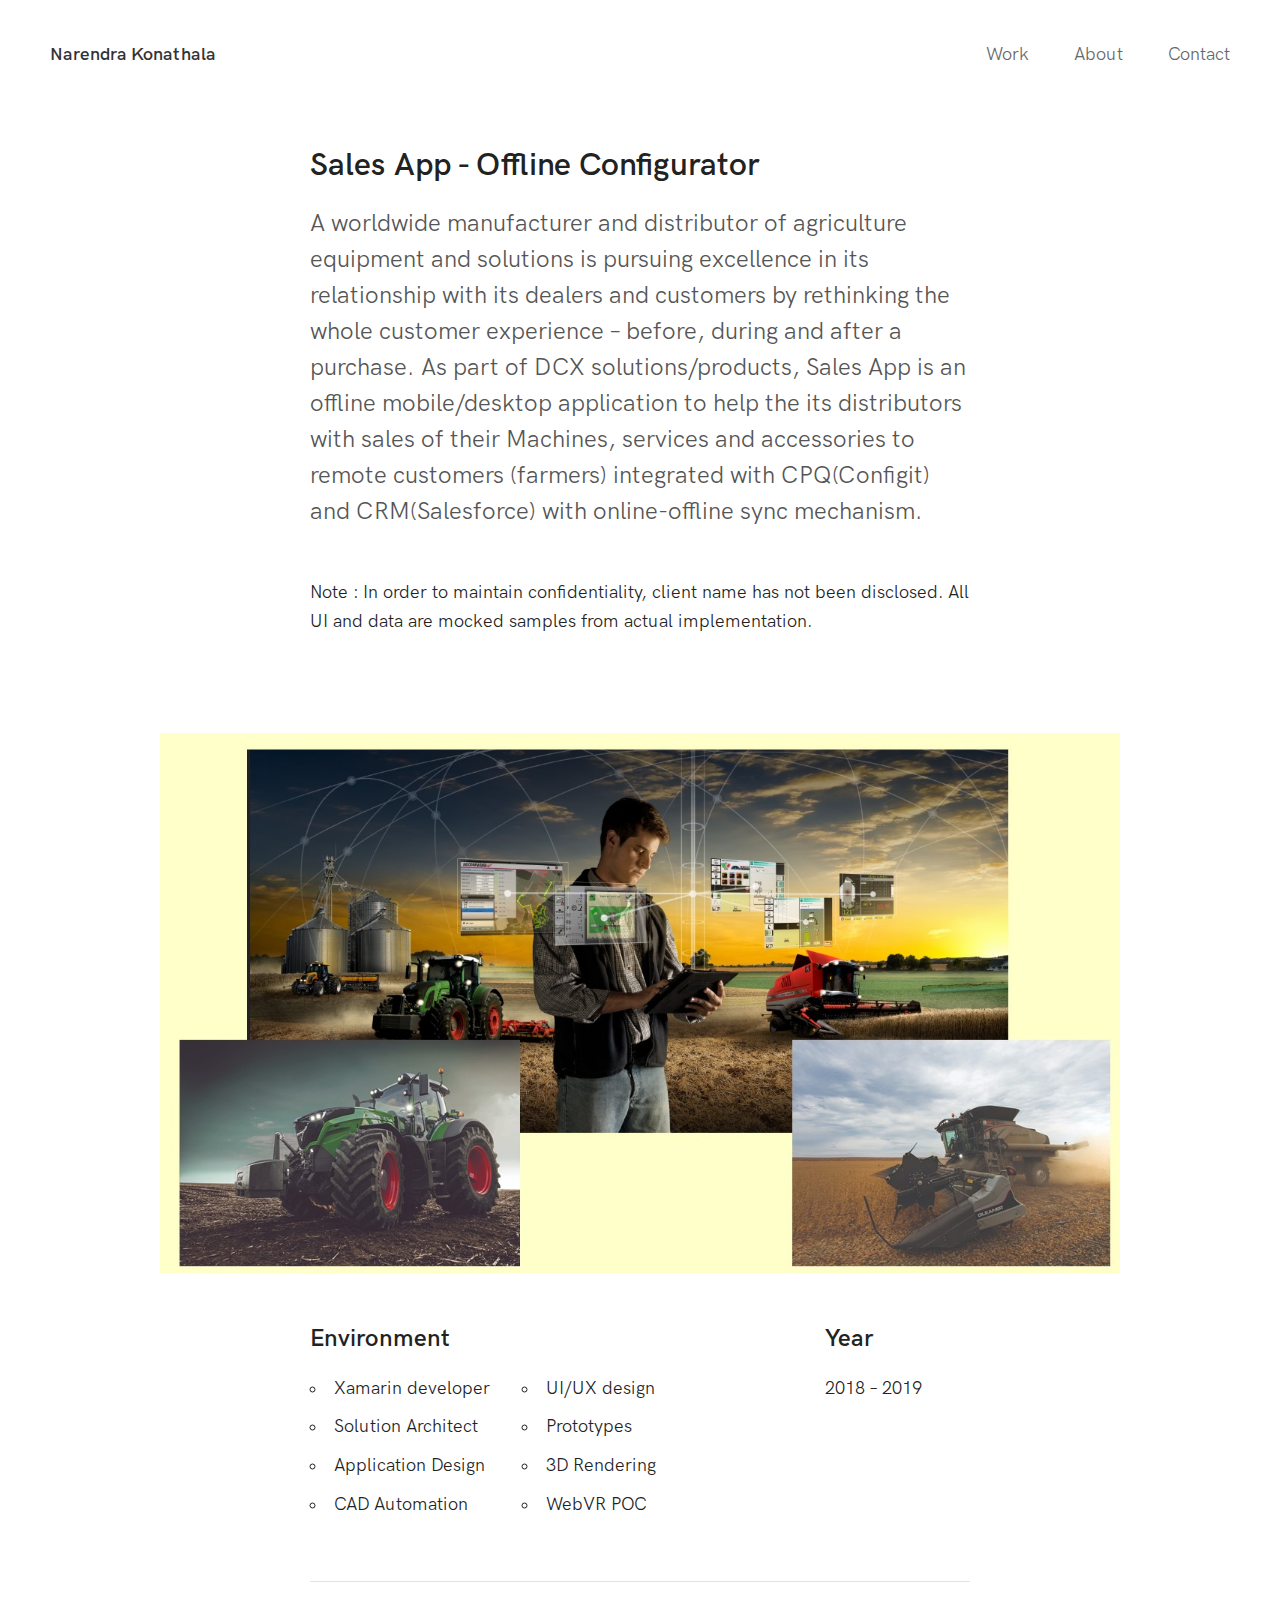
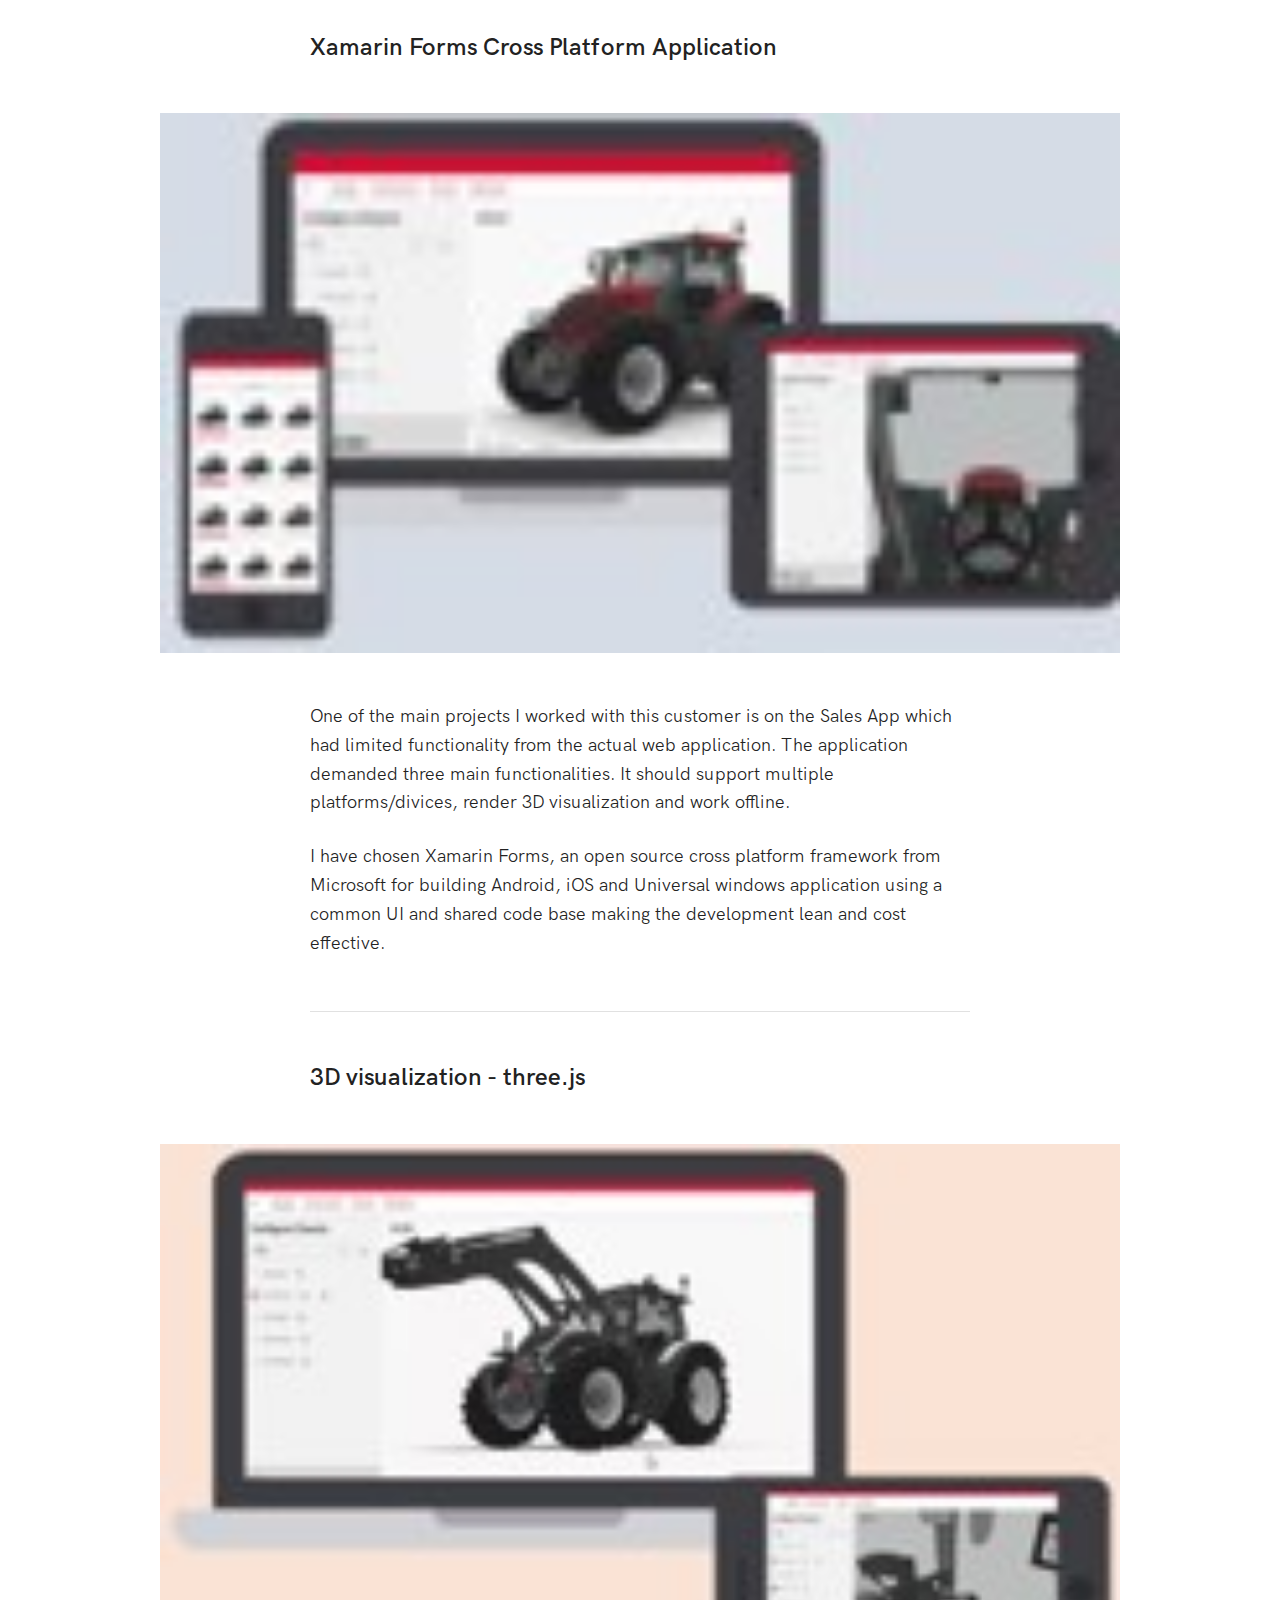
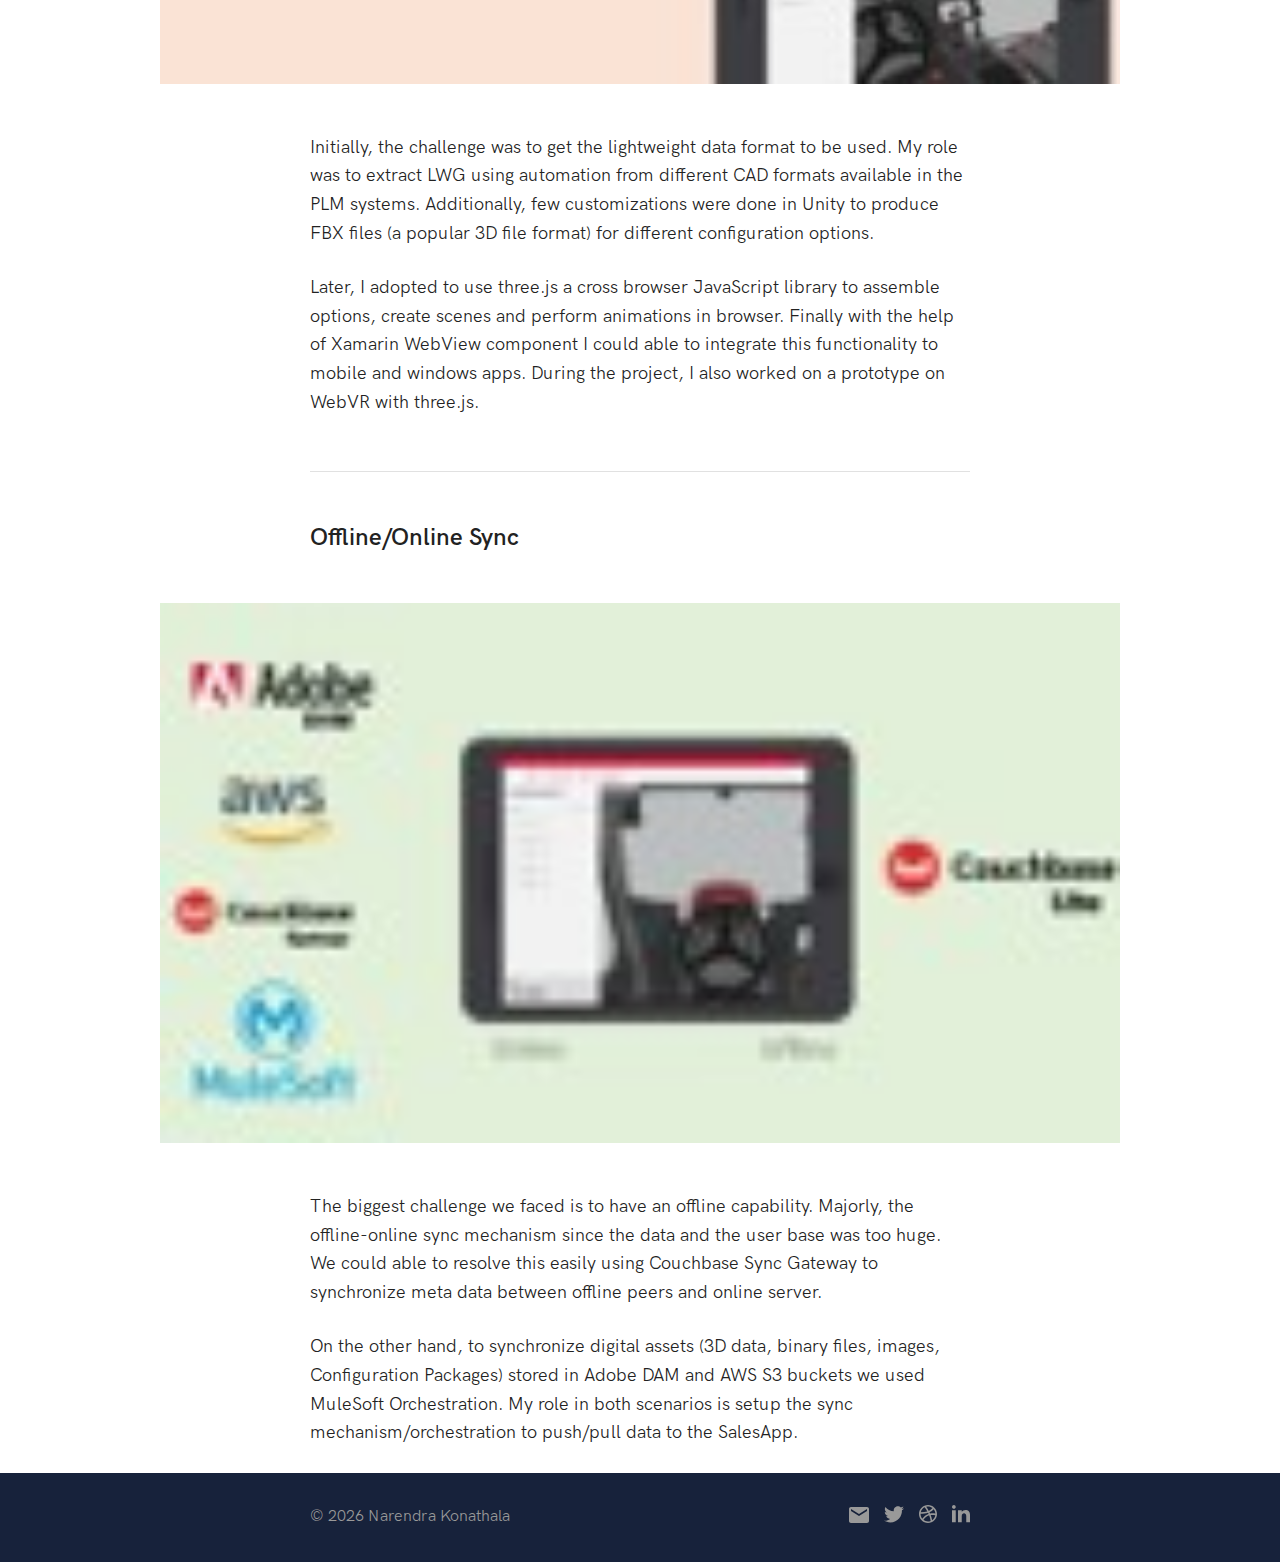
<file: SalesApp.html>
﻿<!doctype html>
<html class="no-js" lang="en">

<meta http-equiv="content-type" content="text/html;charset=UTF-8" />

<head>
    <meta charset="utf-8">
    <meta http-equiv="x-ua-compatible" content="ie=edge">
    <title>Sales App - Offline Configurator &ndash; Narendra Konathala</title>
    <meta name="description" content="Full Stack Developer from Bangalore, India">
    <meta name="viewport" content="width=device-width, initial-scale=1">

    <link rel="apple-touch-icon" sizes="180x180" href="apple-touch-icon.png">
    <link rel="icon" type="image/png" sizes="32x32" href="favicon-32x32.png">
    <link rel="icon" type="image/png" sizes="16x16" href="favicon-16x16.png">
    <link rel="manifest" href="manifest.json">
    <meta name="theme-color" content="#2f89fc">

    <link rel="stylesheet" href="css/normalize.css">
    <link rel="stylesheet" href="css/font.css">
    <link rel="stylesheet" href="css/skeleton.css">
    <link rel="stylesheet" href="css/main.css">


</head>

<body class="SalesApp">

    <nav class="navbar clearfix">
        <h1 class="logo"><a href="/">Narendra Konathala</a></h1>
        <ul class="nav">
            <li><a href="/">Work</a></li>
            <li><a href="about.html">About</a></li>
            <li><a href="contact.html">Contact</a></li>
        </ul>
        <a class="nav-toggle" href="javascript:void(0)"><span class="nav-icon"></span></a>
    </nav>

    <div class="wrapper transition-fade" id="swup">

        <section class="work-header">
            <div class="container">
                <div class="row">
                    <div class="twelve columns">
                        <h2>Sales App - Offline Configurator</h2>
                        <h3>
                            A worldwide manufacturer and distributor of agriculture equipment and solutions is
                            pursuing excellence in its relationship with its dealers and customers by rethinking the
                            whole customer experience – before, during and after a purchase. As part of DCX
                            solutions/products, Sales App is an offline mobile/desktop application to help the
                            its distributors with sales of their Machines, services and accessories to remote
                            customers (farmers) integrated with CPQ(Configit) and CRM(Salesforce) with
                            online-offline sync mechanism.
                        </h3>
                        </br>
                        <p>
                            Note : In order to maintain confidentiality, client name has not been disclosed. All
                            UI and data are mocked samples from actual implementation.
                        </p>
                    </div>
                </div>
            </div>
        </section>



        <main class="work-content">

            <div class="container container-l">
                <div class="row">
                    <div class="twelve columns">
                        <div class="ratio-box image" style="padding-bottom: 56.25%">
                            <img class="lazyload" data-src="images/SalesApp_1.jpg" src="images/blurred/SalesApp_1.jpg"
                                 alt="Client Branding">
                        </div>
                    </div>
                </div>
            </div>

            <div class="container">
                <div class="row work-info">
                    <div class="nine columns">
                        <h3>Environment</h3>
                        <div class="row">
                            <div class="five columns">
                                <ul>
                                    <li>Xamarin developer</li>
                                    <li>Solution Architect</li>
                                    <li>Application Design</li>
                                    <li>CAD Automation</li>
                                </ul>
                            </div>
                            <div class="five columns">
                                <ul>
                                    <li>UI/UX design</li>
                                    <li>Prototypes</li>
                                    <li>3D Rendering</li>
                                    <li>WebVR POC</li>
                                </ul>
                            </div>
                        </div>
                    </div>
                    <div class="three columns">
                        <h3>Year</h3>
                        <p>2018 &ndash; 2019</p>
                    </div>
                </div>
                <hr style="margin-top: 36px;"> <!-- 53px - 17px -->
            </div>

            <div class="container">
                <div class="row">
                    <div class="twelve columns">
                        <h3>Xamarin Forms Cross Platform Application</h3>
                    </div>
                </div>
            </div>

            <div class="container container-l">
                <div class="row">
                    <div class="twelve columns">
                        <div class="ratio-box image" style="padding-bottom: 56.25%">
                            <img class="lazyload" data-src="images/SalesApp_2.jpg" src="images/blurred/SalesApp_2.jpg"
                                 alt="Cross Platform 2d and 3d Based configurator">
                        </div>
                    </div>
                </div>
            </div>

            <div class="container">
                <div class="row">
                    <div class="twelve columns">
                        <p>
                            One of the main projects I worked with this customer is on the Sales App which had
                            limited functionality from the actual web application. The application demanded three
                            main functionalities. It should support multiple platforms/divices, render 3D visualization
                            and work offline.
                        </p>
                        <p>
                            I have chosen Xamarin Forms, an open source cross platform framework from Microsoft for
                            building Android, iOS and Universal windows application using a common UI and shared code
                            base making the development lean and cost effective.
                        </p>
                        <hr>
                    </div>
                </div>
            </div>

            <div class="container">
                <div class="row">
                    <div class="twelve columns">
                        <h3>3D visualization - three.js</h3>
                    </div>
                </div>
            </div>


            <div class="container container-l">
                <div class="row">
                    <div class="twelve columns">
                        <div class="ratio-box image" style="padding-bottom: 56.25%">
                            <img class="lazyload" data-src="images/SalesApp_3.gif" src="images/blurred/SalesApp_3.jpg"
                                 alt="3D Animations">
                        </div>
                    </div>
                </div>
            </div>

            <div class="container">
                <div class="row">
                    <div class="twelve columns">
                        <p>
                            Initially, the challenge was to get the lightweight data format to be used. My role was to
                            extract LWG using automation from different CAD formats available in the PLM systems.
                            Additionally, few customizations were done in Unity to produce FBX files (a popular 3D file
                            format) for different configuration options.
                        </p>
                        <p>
                            Later, I adopted to use three.js a cross browser JavaScript library to assemble options,
                            create scenes and perform animations in browser. Finally with the help of Xamarin WebView
                            component I could able to integrate this functionality to mobile and windows apps. During
                            the project, I also worked on a prototype on WebVR with three.js.
                        </p>
                        <hr>
                    </div>
                </div>
            </div>

            <div class="container">
                <div class="row">
                    <div class="twelve columns">
                        <h3>Offline/Online Sync</h3>
                    </div>
                </div>
            </div>

            <div class="container container-l">
                <div class="row">
                    <div class="twelve columns">
                        <div class="ratio-box image" style="padding-bottom: 56.25%">
                            <img class="various-2 lazyload" data-src="images/SalesApp_4.jpg"
                                 src="images/blurred/SalesApp_4.jpg" alt="Online Offline Sync Mechanism">
                        </div>
                    </div>
                </div>
            </div>

            <div class="container">
                <div class="row">
                    <div class="twelve columns">
                        <p>
                            The biggest challenge we faced is to have an offline capability. Majorly, the offline-online
                            sync mechanism since the data and the user base was too huge. We could able to resolve
                            this easily using Couchbase Sync Gateway to synchronize meta data between offline peers and
                            online server.
                        </p>
                        <p>
                            On the other hand, to synchronize digital assets (3D data, binary files, images,
                            Configuration Packages) stored in Adobe DAM and AWS S3 buckets we used MuleSoft
                            Orchestration. My role in both scenarios is setup the sync mechanism/orchestration to
                            push/pull data to the SalesApp.
                        </p>
                    </div>
                </div>
            </div>

        </main>


        <footer class="footer">
            <div class="container">
                <div class="row">
                    <div class="six columns">
                        <p>
                            &copy;
                            <script>document.write(new Date().getFullYear());</script> Narendra Konathala
                        </p>
                    </div>
                    <div class="six columns">
                        <ul class="social-icons u-pull-right">
                            <li>
                                <a href="mailto:narendrakonathala86@gmail.com">
                                    <img src="images/email.svg"
                                         alt="Email">
                                </a>
                            </li>
                            <li>
                                <a href="https://twitter.com/Homanaren" target="_blank">
                                    <img src="images/twitter.svg"
                                         alt="Twitter">
                                </a>
                            </li>
                            <li>
                                <a href="https://www.freelancer.com/u/naren901" target="_blank">
                                    <img src="images/dribbble.svg" alt="freelance">
                                </a>
                            </li>
                            <li>
                                <a href="https://www.linkedin.com/in/narendra-konathala-b5088039/" target="_blank">
                                    <img src="images/linkedin.svg" alt="LinkedIn">
                                </a>
                            </li>
                        </ul>
                    </div>
                </div>
            </div>
        </footer>

    </div>

    <script src="https://ajax.googleapis.com/ajax/libs/jquery/3.2.1/jquery.min.js"></script>
    <script src="js/plugins.min.js"></script>
    <script src="js/main.js"></script>
</body>


</html>
</file>
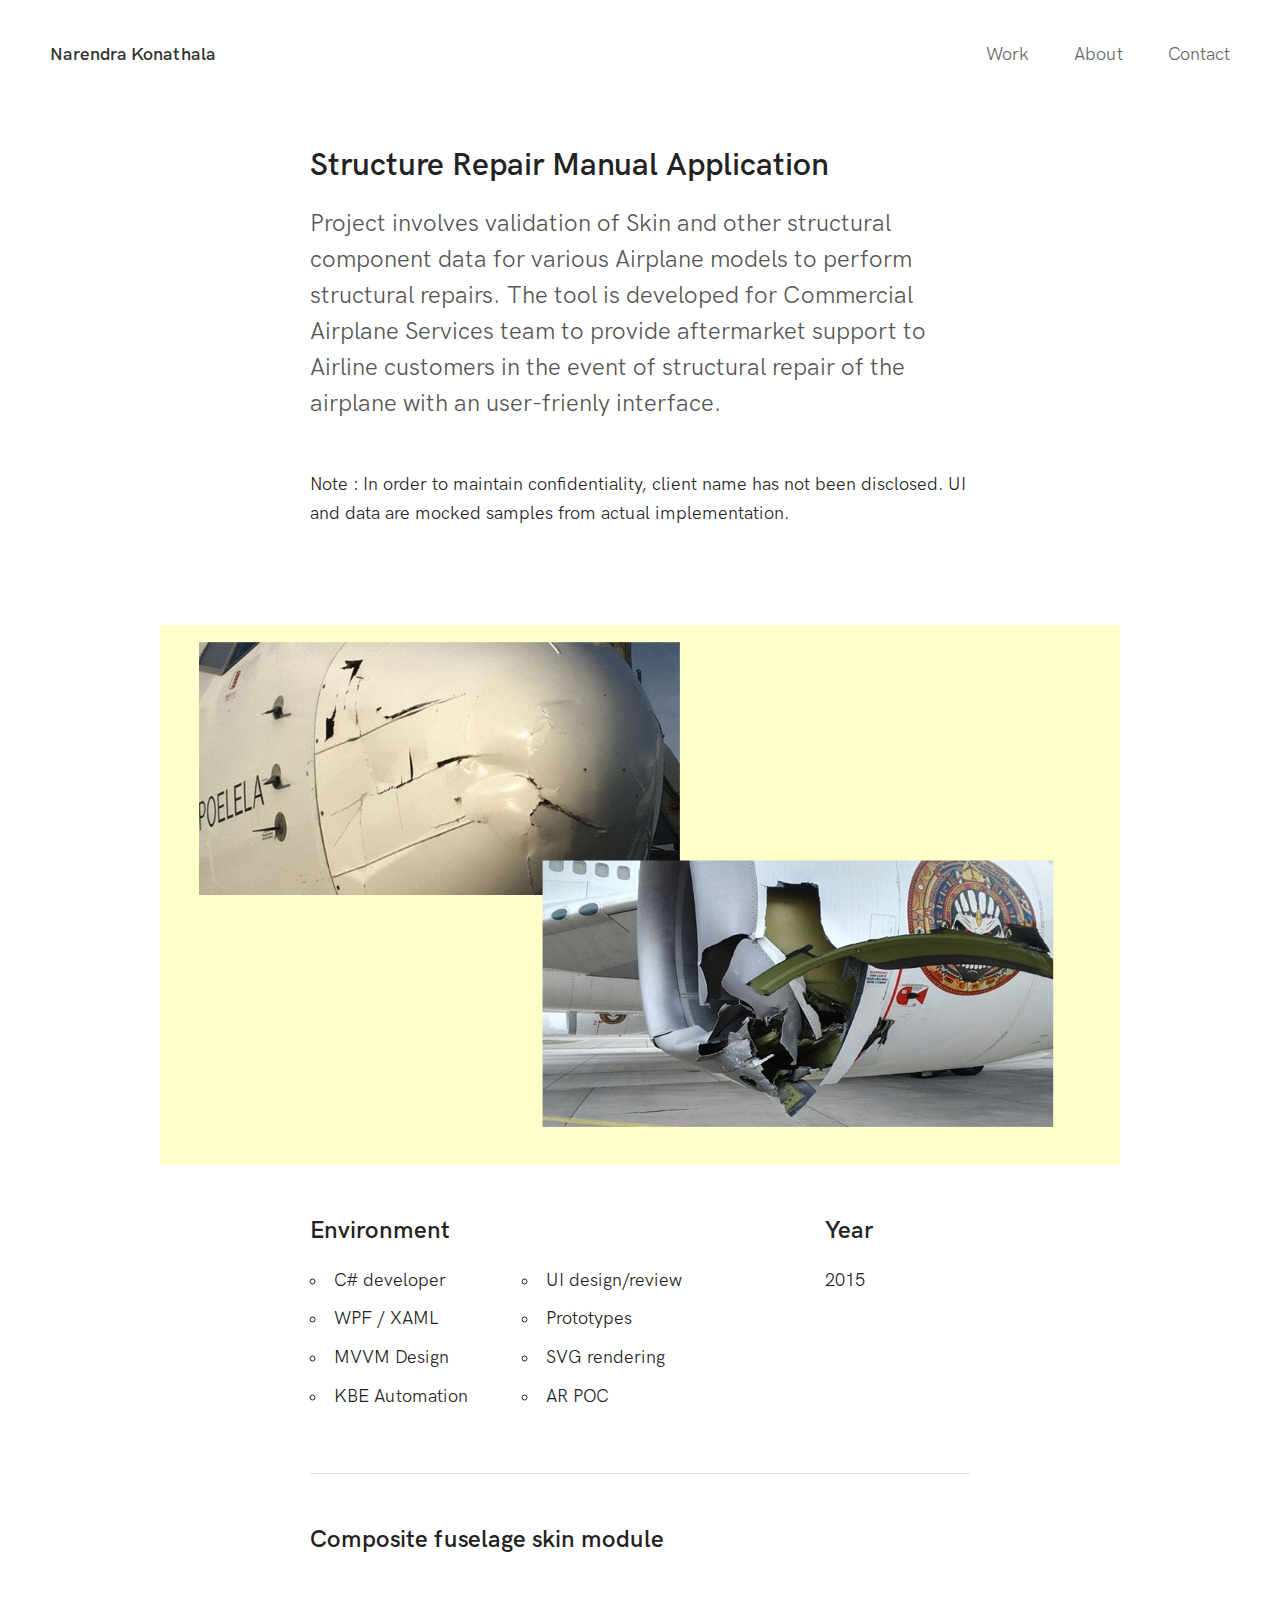
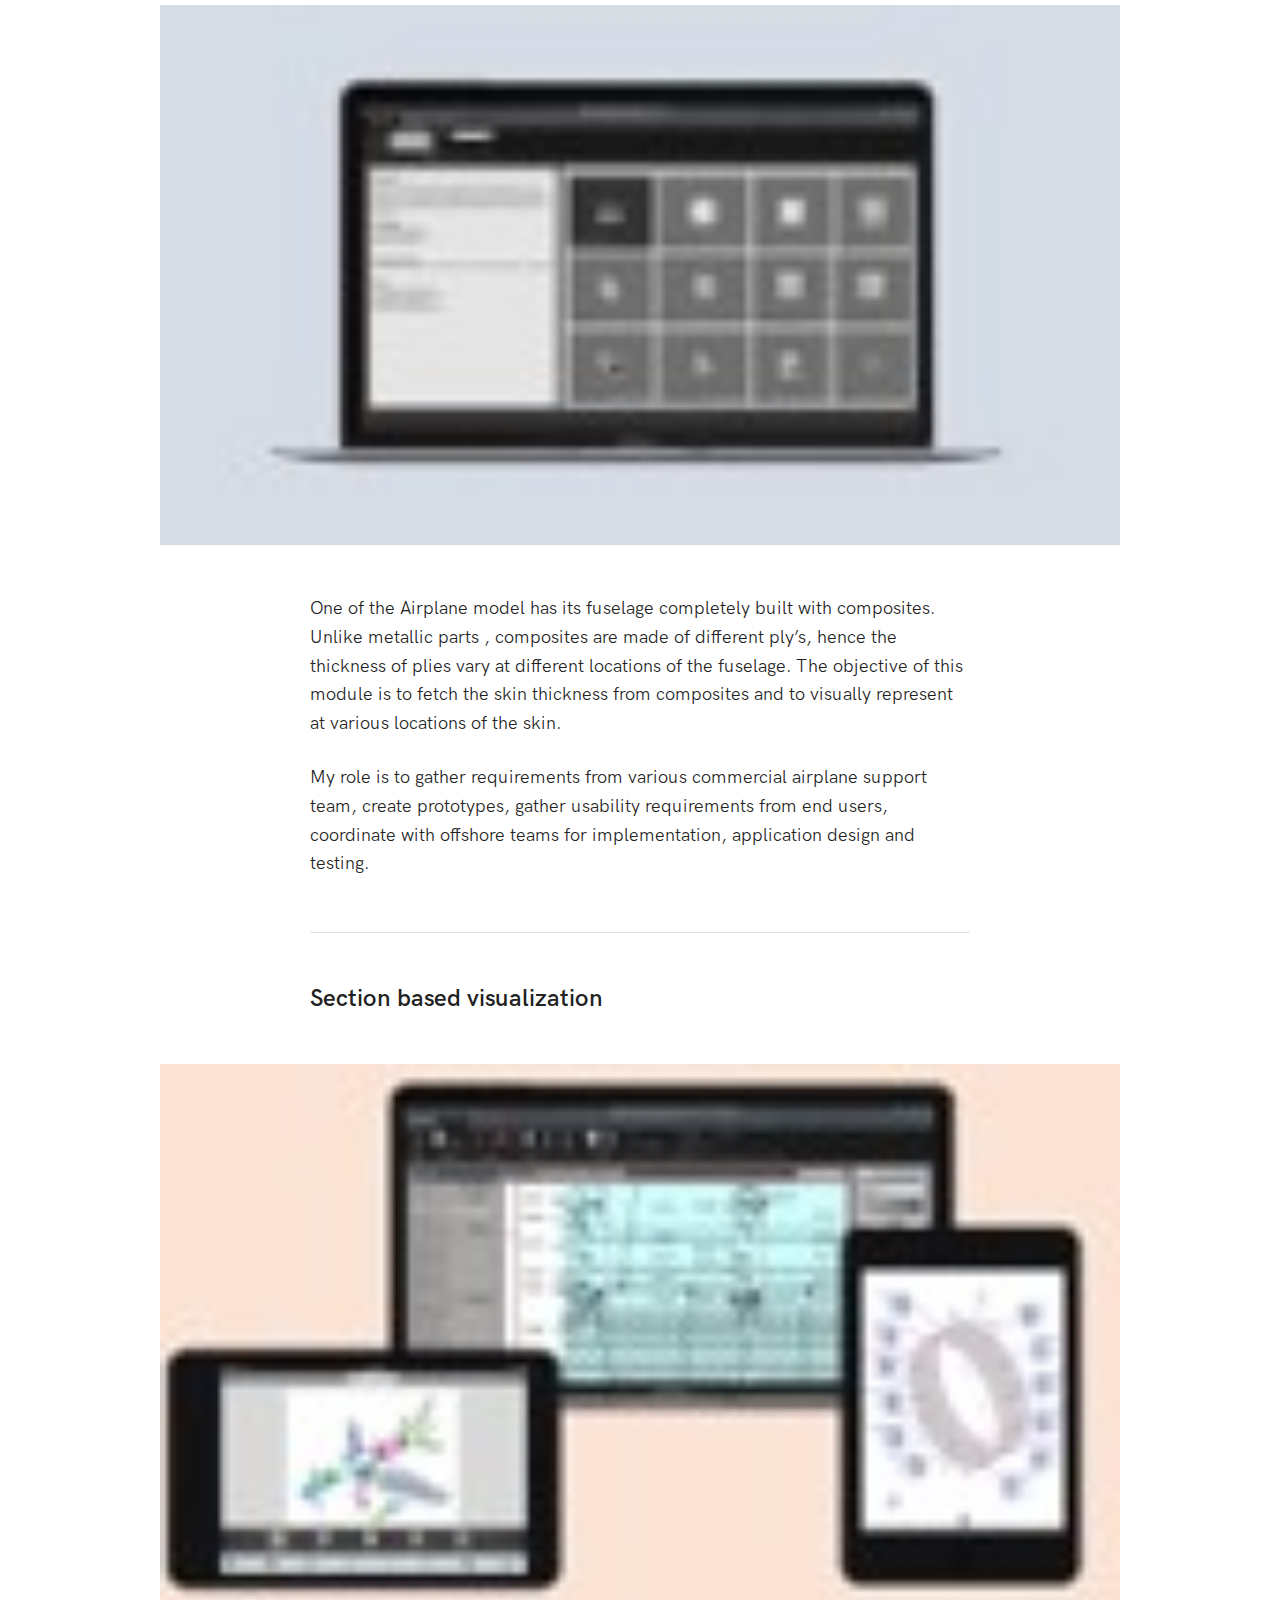
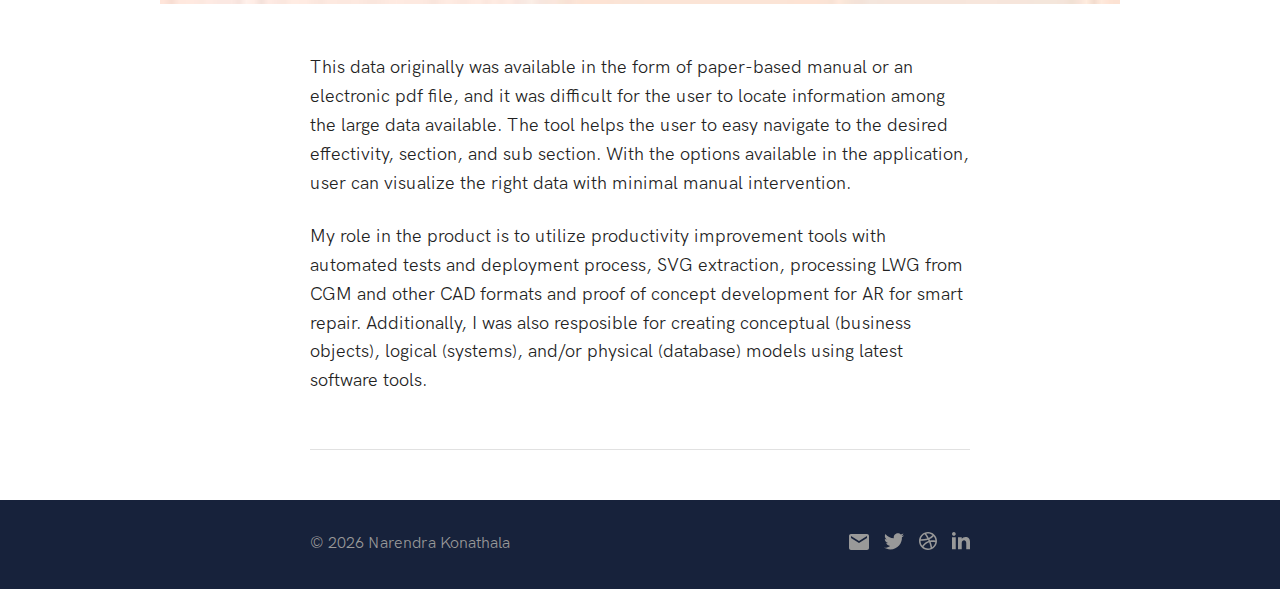
<file: SRM.html>
﻿<!doctype html>
<html class="no-js" lang="en">

<meta http-equiv="content-type" content="text/html;charset=UTF-8" />

<head>
    <meta charset="utf-8">
    <meta http-equiv="x-ua-compatible" content="ie=edge">
    <title>Structure Repair Manual Application &ndash; Narendra Konathala</title>
    <meta name="description" content="Full Stack Developer from Bangalore, India">
    <meta name="viewport" content="width=device-width, initial-scale=1">

    <link rel="apple-touch-icon" sizes="180x180" href="apple-touch-icon.png">
    <link rel="icon" type="image/png" sizes="32x32" href="favicon-32x32.png">
    <link rel="icon" type="image/png" sizes="16x16" href="favicon-16x16.png">
    <link rel="manifest" href="manifest.json">
    <meta name="theme-color" content="#2f89fc">

    <link rel="stylesheet" href="css/normalize.css">
    <link rel="stylesheet" href="css/font.css">
    <link rel="stylesheet" href="css/skeleton.css">
    <link rel="stylesheet" href="css/main.css">


</head>

<body class="hsl">

    <nav class="navbar clearfix">
        <h1 class="logo"><a href="/">Narendra Konathala</a></h1>
        <ul class="nav">
            <li><a href="/">Work</a></li>
            <li><a href="about.html">About</a></li>
            <li><a href="contact.html">Contact</a></li>
        </ul>
        <a class="nav-toggle" href="javascript:void(0)"><span class="nav-icon"></span></a>
    </nav>

    <div class="wrapper transition-fade" id="swup">

        <section class="work-header">
            <div class="container">
                <div class="row">
                    <div class="twelve columns">
                        <h2>Structure Repair Manual Application </h2>
                        <h3>Project involves validation of Skin and other structural component data for various
                            Airplane models to perform structural repairs. The tool is developed for
                            Commercial Airplane Services team to provide aftermarket support to Airline customers in
                            the event of structural repair of the airplane with an user-frienly interface.</h3>
                        </br>
                        <p>Note : In order to maintain confidentiality, client name has not been disclosed.
                            UI and data are mocked samples from actual implementation. </p>
                    </div>
                </div>
            </div>
        </section>



        <main class="work-content">

            <div class="container container-l">
                <div class="row">
                    <div class="twelve columns">
                        <div class="ratio-box image" style="padding-bottom: 56.25%">
                            <img class="lazyload" data-src="images/SRM_1.jpg" src="images/blurred/SRM_1.jpg"
                                alt="Client Branding">
                        </div>
                    </div>
                </div>
            </div>

            <div class="container">
                <div class="row work-info">
                    <div class="nine columns">
                        <h3>Environment</h3>
                        <div class="row">
                            <div class="five columns">
                                <ul>
                                    <li>C# developer</li>
                                    <li>WPF / XAML</li>
                                    <li>MVVM Design</li>
                                    <li>KBE Automation</li>
                                </ul>
                            </div>
                            <div class="five columns">
                                <ul>
                                    <li>UI design/review</li>
                                    <li>Prototypes</li>
                                    <li>SVG rendering</li>
                                    <li>AR POC</li>
                                </ul>
                            </div>
                        </div>
                    </div>
                    <div class="three columns">
                        <h3>Year</h3>
                        <p>2015</p>
                    </div>
                </div>
                <hr style="margin-top: 36px;"> <!-- 53px - 17px -->
            </div>

            <div class="container">
                <div class="row">
                    <div class="twelve columns">
                        <h3>Composite fuselage skin module</h3>
                    </div>
                </div>
            </div>

            <div class="container container-l">
                <div class="row">
                    <div class="twelve columns">
                        <div class="ratio-box image" style="padding-bottom: 56.25%">
                            <img class="lazyload" data-src="images/SRM_2.jpg" src="images/blurred/SRM_2.jpg"
                                alt="Skin Repair module - Composite">
                        </div>
                    </div>
                </div>
            </div>

            <div class="container">
                <div class="row">
                    <div class="twelve columns">
                        <p>One of the Airplane model has its fuselage completely built with composites. Unlike metallic
                            parts , composites are made of different ply’s, hence the thickness of plies vary at
                            different locations of the fuselage. The objective of this module is to fetch the skin
                            thickness from composites and to visually represent at various locations of the skin.
                        </p>
                        <p>My role is to gather requirements from various commercial airplane support team, create
                            prototypes, gather usability requirements from end users, coordinate with offshore teams for
                            implementation, application design and testing. </p>
                        <hr>
                    </div>
                </div>
            </div>

            <div class="container">
                <div class="row">
                    <div class="twelve columns">
                        <h3>Section based visualization</h3>
                    </div>
                </div>
            </div>


            <div class="container container-l">
                <div class="row">
                    <div class="twelve columns">
                        <div class="ratio-box image" style="padding-bottom: 56.25%">
                            <img class="lazyload" data-src="images/SRM_3.jpg" src="images/blurred/SRM_3.jpg"
                                alt="Data required for repair">
                        </div>
                    </div>
                </div>
            </div>

            <div class="container">
                <div class="row">
                    <div class="twelve columns">
                        <p>This data originally was available in the form of paper-based manual or an electronic pdf file, and it was
                            difficult for the user to locate information among the large data available. The tool helps
                            the user to easy navigate to the desired effectivity, section, and sub section. With the
                            options available in the application, user can visualize the right data with minimal manual
                            intervention.</p>
                        <p>My role in the product is to utilize productivity improvement tools with automated tests and
                            deployment process, SVG extraction, processing LWG from CGM and other CAD formats and proof of
                            concept development for AR for smart repair. Additionally, I was also resposible for creating conceptual (business objects), logical (systems), and/or
                            physical (database) models using latest software tools.</p>
                        <hr>
                    </div>
                </div>
            </div>


        </main>


        <footer class="footer">
            <div class="container">
                <div class="row">
                    <div class="six columns">
                        <p>&copy;
                            <script> document.write(new Date().getFullYear()); </script> Narendra Konathala</p>
                    </div>
                    <div class="six columns">
                        <ul class="social-icons u-pull-right">
                            <li><a href="mailto:narendrakonathala86@gmail.com"><img src="images/email.svg"
                                        alt="Email"></a>
                            </li>
                            <li><a href="https://twitter.com/Homanaren" target="_blank"><img src="images/twitter.svg"
                                        alt="Twitter"></a></li>
                            <li><a href="https://www.freelancer.com/u/naren901" target="_blank"><img
                                        src="images/dribbble.svg" alt="freelance"></a></li>
                            <li><a href="https://www.linkedin.com/in/narendra-konathala-b5088039/" target="_blank"><img
                                        src="images/linkedin.svg" alt="LinkedIn"></a></li>
                        </ul>
                    </div>
                </div>
            </div>
        </footer>

    </div>

    <script src="https://ajax.googleapis.com/ajax/libs/jquery/3.2.1/jquery.min.js"></script>
    <script src="js/plugins.min.js"></script>
    <script src="js/main.js"></script>
</body>


</html>
</file>
<file: css/font.css>
@font-face {
    font-family: 'HK Grotesk';
    src: url('../fonts/HKGrotesk-Regular.woff2') format('woff2'),
    url('../fonts/HKGrotesk-Regular.woff') format('woff');
    font-weight: normal;
    font-style: normal;
}

@font-face {
    font-family: 'HK Grotesk';
    src: url('../fonts/HKGrotesk-SemiBold.woff2') format('woff2'),
    url('../fonts/HKGrotesk-SemiBold.woff') format('woff');
    font-weight: 600;
    font-style: normal;
}

@font-face {
    font-family: 'HK Grotesk';
    src: url('../fonts/HKGrotesk-Italic.woff2') format('woff2'),
    url('../fonts/HKGrotesk-Italic.woff') format('woff');
    font-weight: normal;
    font-style: italic;
}
</file>
<file: css/skeleton.css>
/*
* Skeleton V2.0.4
* Copyright 2014, Dave Gamache
* www.getskeleton.com
* Free to use under the MIT license.
* http://www.opensource.org/licenses/mit-license.php
* 12/29/2014
*/


/* Table of contents
––––––––––––––––––––––––––––––––––––––––––––––––––
- Grid
- Base Styles
- Typography
- Links
- Buttons
- Forms
- Lists
- Code
- Tables
- Spacing
- Utilities
- Clearing
- Media Queries
*/


/* Grid
–––––––––––––––––––––––––––––––––––––––––––––––––– */
.container {
  position: relative;
  width: 100%;
  max-width: 700px;
  margin: 0 auto;
  padding: 0 20px;
  box-sizing: border-box; }
.column,
.columns {
  width: 100%;
  float: left;
  box-sizing: border-box; }

/* For devices larger than 400px */
@media (min-width: 400px) {
  /* .container {
    width: 85%;
    padding: 0; } */
}

/* For devices larger than 550px */
@media (min-width: 550px) {
  /* .container {
    width: 80%; } */
  .column,
  .columns {
    margin-left: 4%; }
  .column:first-child,
  .columns:first-child {
    margin-left: 0; }

  .one.column,
  .one.columns                    { width: 4.66666666667%; }
  .two.columns                    { width: 13.3333333333%; }
  .three.columns                  { width: 22%;            }
  .four.columns                   { width: 30.6666666667%; }
  .five.columns                   { width: 39.3333333333%; }
  .six.columns                    { width: 48%;            }
  .seven.columns                  { width: 56.6666666667%; }
  .eight.columns                  { width: 65.3333333333%; }
  .nine.columns                   { width: 74.0%;          }
  .ten.columns                    { width: 82.6666666667%; }
  .eleven.columns                 { width: 91.3333333333%; }
  .twelve.columns                 { width: 100%; margin-left: 0; }

  .one-third.column               { width: 30.6666666667%; }
  .two-thirds.column              { width: 65.3333333333%; }

  .one-half.column                { width: 48%; }

  /* Offsets */
  .offset-by-one.column,
  .offset-by-one.columns          { margin-left: 8.66666666667%; }
  .offset-by-two.column,
  .offset-by-two.columns          { margin-left: 17.3333333333%; }
  .offset-by-three.column,
  .offset-by-three.columns        { margin-left: 26%;            }
  .offset-by-four.column,
  .offset-by-four.columns         { margin-left: 34.6666666667%; }
  .offset-by-five.column,
  .offset-by-five.columns         { margin-left: 43.3333333333%; }
  .offset-by-six.column,
  .offset-by-six.columns          { margin-left: 52%;            }
  .offset-by-seven.column,
  .offset-by-seven.columns        { margin-left: 60.6666666667%; }
  .offset-by-eight.column,
  .offset-by-eight.columns        { margin-left: 69.3333333333%; }
  .offset-by-nine.column,
  .offset-by-nine.columns         { margin-left: 78.0%;          }
  .offset-by-ten.column,
  .offset-by-ten.columns          { margin-left: 86.6666666667%; }
  .offset-by-eleven.column,
  .offset-by-eleven.columns       { margin-left: 95.3333333333%; }

  .offset-by-one-third.column,
  .offset-by-one-third.columns    { margin-left: 34.6666666667%; }
  .offset-by-two-thirds.column,
  .offset-by-two-thirds.columns   { margin-left: 69.3333333333%; }

  .offset-by-one-half.column,
  .offset-by-one-half.columns     { margin-left: 52%; }

}


/* Base Styles
–––––––––––––––––––––––––––––––––––––––––––––––––– */
/* NOTE
html is set to 62.5% so that all the REM measurements throughout Skeleton
are based on 10px sizing. So basically 1.5rem = 15px :) */
html {
  font-size: 62.5%; }
body {
  font-size: 1.6em; /* currently ems cause chrome bug misinterpreting rems on body element */
  line-height: 1.6;
  font-weight: 400;
  font-family: "HK Grotesk", "HelveticaNeue", "Helvetica Neue", Helvetica, Arial, sans-serif;
  color: #222; }


/* Typography
–––––––––––––––––––––––––––––––––––––––––––––––––– */
h1, h2, h3, h4, h5, h6 {
  margin-top: 0;
  margin-bottom: 2rem;
  font-weight: 600; }
h1 { font-size: 3.2rem; line-height: 1.2; }
h2 { font-size: 2.7rem; line-height: 1.25; }
h3 { font-size: 2.1rem; line-height: 1.3; }
h4 { font-size: 1.9rem; line-height: 1.35; }
h5 { font-size: 1.7rem; line-height: 1.5; }
h6 { font-size: 1.5rem; line-height: 1.6; }

/* Larger than phablet */
@media (min-width: 550px) {
  h1 { font-size: 4.0rem; }
  h2 { font-size: 3.2rem; }
  h3 { font-size: 2.4rem; }
  h4 { font-size: 2.1rem; }
  h5 { font-size: 1.9rem; }
  h6 { font-size: 1.5rem; }
  body { font-size: 1.8em; }
}

p {
  margin-top: 0; }


/* Links
–––––––––––––––––––––––––––––––––––––––––––––––––– */
a {
  color: #2f89fc; }
a:hover {
  color: #205FAF; }


/* Buttons
–––––––––––––––––––––––––––––––––––––––––––––––––– */
.button,
button,
input[type="submit"],
input[type="reset"],
input[type="button"] {
  display: inline-block;
  height: 38px;
  padding: 0 30px;
  color: #555;
  text-align: center;
  font-size: 16px;
  font-weight: 600;
  line-height: 38px;
  text-decoration: none;
  white-space: nowrap;
  background-color: transparent;
  border-radius: 4px;
  border: 1px solid #bbb;
  cursor: pointer;
  box-sizing: border-box; }
.button:hover,
button:hover,
input[type="submit"]:hover,
input[type="reset"]:hover,
input[type="button"]:hover,
.button:focus,
button:focus,
input[type="submit"]:focus,
input[type="reset"]:focus,
input[type="button"]:focus {
  color: #333;
  border-color: #888;
  outline: 0; }
.button.button-primary,
button.button-primary,
input[type="submit"].button-primary,
input[type="reset"].button-primary,
input[type="button"].button-primary {
  color: #FFF;
  background-color: #2f89fc;
  border-color: #2f89fc; }
.button.button-primary:hover,
button.button-primary:hover,
input[type="submit"].button-primary:hover,
input[type="reset"].button-primary:hover,
input[type="button"].button-primary:hover,
.button.button-primary:focus,
button.button-primary:focus,
input[type="submit"].button-primary:focus,
input[type="reset"].button-primary:focus,
input[type="button"].button-primary:focus {
  color: #FFF;
  background-color: #205FAF;
  border-color: #205FAF; }


/* Forms
–––––––––––––––––––––––––––––––––––––––––––––––––– */
input[type="email"],
input[type="number"],
input[type="search"],
input[type="text"],
input[type="tel"],
input[type="url"],
input[type="password"],
textarea,
select {
  font-size: 1.6rem;
  height: 38px;
  padding: 6px 10px; /* The 6px vertically centers text on FF, ignored by Webkit */
  background-color: #fff;
  border: 1px solid #D1D1D1;
  border-radius: 4px;
  box-shadow: none;
  box-sizing: border-box; }
/* Removes awkward default styles on some inputs for iOS */
input[type="email"],
input[type="number"],
input[type="search"],
input[type="text"],
input[type="tel"],
input[type="url"],
input[type="password"],
textarea {
  -webkit-appearance: none;
     -moz-appearance: none;
          appearance: none; }
textarea {
  min-height: 120px;
  padding-top: 6px;
  padding-bottom: 6px; }
input[type="email"]:focus,
input[type="number"]:focus,
input[type="search"]:focus,
input[type="text"]:focus,
input[type="tel"]:focus,
input[type="url"]:focus,
input[type="password"]:focus,
textarea:focus,
select:focus {
  border: 1px solid #2f89fc;
  outline: 0; }
label,
legend {
  display: block;
  margin-bottom: .5rem;
  font-size: 1.6rem;
  font-weight: 600; }
fieldset {
  padding: 0;
  border-width: 0; }
input[type="checkbox"],
input[type="radio"] {
  display: inline; }
label > .label-body {
  display: inline-block;
  margin-left: .5rem;
  font-weight: normal; }


/* Lists
–––––––––––––––––––––––––––––––––––––––––––––––––– */
ul {
  list-style: circle inside; }
ol {
  list-style: decimal inside; }
ol, ul {
  padding-left: 0;
  margin-top: 0; }
ul ul,
ul ol,
ol ol,
ol ul {
  margin: 1.5rem 0 1.5rem 3rem;
  font-size: 90%; }
li {
  margin-bottom: 1rem; }


/* Code
–––––––––––––––––––––––––––––––––––––––––––––––––– */
code {
  padding: .2rem .5rem;
  margin: 0 .2rem;
  font-size: 90%;
  white-space: nowrap;
  background: #F1F1F1;
  border: 1px solid #E1E1E1;
  border-radius: 4px; }
pre > code {
  display: block;
  padding: 1rem 1.5rem;
  white-space: pre; }


/* Tables
–––––––––––––––––––––––––––––––––––––––––––––––––– */
th,
td {
  padding: 12px 15px;
  text-align: left;
  border-bottom: 1px solid #E1E1E1; }
th:first-child,
td:first-child {
  padding-left: 0; }
th:last-child,
td:last-child {
  padding-right: 0; }


/* Spacing
–––––––––––––––––––––––––––––––––––––––––––––––––– */
button,
.button {
  margin-bottom: 1rem; }
input,
textarea,
select,
fieldset {
  margin-bottom: 1.5rem; }
pre,
blockquote,
dl,
figure,
table,
p,
ul,
ol,
form {
  margin-bottom: 2.5rem; }


/* Utilities
–––––––––––––––––––––––––––––––––––––––––––––––––– */
.u-full-width {
  width: 100%;
  box-sizing: border-box; }
.u-max-full-width {
  max-width: 100%;
  box-sizing: border-box; }
.u-pull-right {
  float: right; }
.u-pull-left {
  float: left; }


/* Misc
–––––––––––––––––––––––––––––––––––––––––––––––––– */
hr {
  margin-top: 5.3rem;
  margin-bottom: 5rem;
  border-width: 0;
  border-top: 1px solid #E1E1E1; }


/* Clearing
–––––––––––––––––––––––––––––––––––––––––––––––––– */

/* Self Clearing Goodness */
.container:after,
.row:after,
.u-cf {
  content: "";
  display: table;
  clear: both; }


/* Media Queries
–––––––––––––––––––––––––––––––––––––––––––––––––– */
/*
Note: The best way to structure the use of media queries is to create the queries
near the relevant code. For example, if you wanted to change the styles for buttons
on small devices, paste the mobile query code up in the buttons section and style it
there.
*/


/* Larger than mobile */
@media (min-width: 400px) {}

/* Larger than phablet (also point when grid becomes active) */
@media (min-width: 550px) {}

/* Larger than tablet */
@media (min-width: 750px) {}

/* Larger than desktop */
@media (min-width: 1000px) {}

/* Larger than Desktop HD */
@media (min-width: 1200px) {}
</file>
<file: css/main.css>
*, *:before, *:after {
	box-sizing: border-box;
}

.blocker {
  position: fixed;
  top: 0; right: 0; bottom: 0; left: 0;
  width: 100%; height: 100%;
  overflow: auto;
  z-index: 5;
  padding: 20px;
  background-color: rgba(255,255,255,0.8);
  text-align: center;
}

.blocker:before {
  content: "";
  display: inline-block;
  height: 100%;
  vertical-align: middle;
  margin-right: -0.05em;
}

.blocker.behind {
  background-color: transparent;
}

.modal {
  display: none;
  vertical-align: middle;
  position: relative;
  z-index: 6;
  max-width: 960px;
  width: 100%;
  background: #000;
  text-align: left;
  box-shadow: 0 0 20px rgba(0,0,0,0.1);
}

.modal a.close-modal {
  position: absolute;
  top: -12.5px;
  right: -12.5px;
  display: block;
  width: 30px;
  height: 30px;
  text-indent: -9999px;
  background-size: contain;
  background-repeat: no-repeat;
  background-position: center center;
  background-image: url('[data-uri]');
  box-shadow: 0 2px 4px rgba(0,0,0,0.1);
  border-radius: 15px;
}

.modal-spinner {
  display: none;
  position: fixed;
  top: 50%;
  left: 50%;
  transform: translateY(-50%) translateX(-50%);
  padding: 12px 16px;
  border-radius: 5px;
  background-color: #111;
  height: 20px;
}

.modal-spinner > div {
  border-radius: 100px;
  background-color: #fff;
  height: 20px;
  width: 2px;
  margin: 0 1px;
  display: inline-block;

  -webkit-animation: sk-stretchdelay 1.2s infinite ease-in-out;
  animation: sk-stretchdelay 1.2s infinite ease-in-out;
}

.modal-spinner .rect2 {
  -webkit-animation-delay: -1.1s;
  animation-delay: -1.1s;
}

.modal-spinner .rect3 {
  -webkit-animation-delay: -1.0s;
  animation-delay: -1.0s;
}

.modal-spinner .rect4 {
  -webkit-animation-delay: -0.9s;
  animation-delay: -0.9s;
}

@-webkit-keyframes sk-stretchdelay {
  0%, 40%, 100% { -webkit-transform: scaleY(0.5) }
  20% { -webkit-transform: scaleY(1.0) }
}

@keyframes sk-stretchdelay {
  0%, 40%, 100% {
    transform: scaleY(0.5);
    -webkit-transform: scaleY(0.5);
  }  20% {
    transform: scaleY(1.0);
    -webkit-transform: scaleY(1.0);
  }
}

body {
	-webkit-font-smoothing: antialiased;
}

.home .nav li:first-child a {
	color: #333;
	font-weight: 600;
}

.about .nav li:nth-child(2) a {
	color: #333;
	font-weight: 600;
}

.contact .nav li:last-child a {
	color: #333;
	font-weight: 600;
}

.work-header {
	padding: 105px 0 42px;
}

.container-l {
	max-width: 1000px;
}

.no-margin {
	margin: 0 !important;
}

b, strong {
	font-weight: 600;
}

img {
	max-width: 100%;
	height: auto;
	display: block;
}

p.lead {
	font-size: 2.1rem;
}

.video-wrapper {
	position: relative;
	padding-bottom: 56.25%; /* 16:9 */
	padding-top: 25px;
	height: 0;
}

.video-wrapper iframe {
	position: absolute;
	top: 0;
	left: 0;
	width: 100%;
	height: 100%;
}

.work-content sub {
	vertical-align: super;
	bottom: initial;
}

.work-header h3 {
	color: #555;
	font-weight: 400;
	line-height: 1.5;
}

.work-content .image {
	margin: 30px 0 50px;
}

.whim .work-content .image.various-2 {
	margin-bottom: 70px;
}

.about-content .image {
	margin: 0 0 50px;
}

.work-content .inline-image {
	margin: 55px 0 25px;
}

.work-content .photo-caption {
	font-size: 1.6rem;
	color: #555;
}

.footer {
	padding: 31px 0 4px;
	background-color: #17223b;
}

.about .footer, .contact .footer, .card .footer {
    padding: 0 0 65px;
    background-color: #FFF;
}

.footer p {
	/* color: #555; */
	color: #999;
	font-size: 1.6rem;
	margin-bottom: 20px;
}

.about .footer p, .contact .footer p, .card .footer p {
    color: #555;
}

.footer p a {
	text-decoration: none;
	/* color: #555; */
	color: #999;
}

.about .footer p a, .contact .footer p a, .card .footer p a {
    color: #555;
}

.footer .social-icons li {
	display: inline;
}

.footer .social-icons li a {
	display: inline-block;
}

.footer .social-icons li:not(:last-child) a {
	margin-right: 10px;
}

.navbar {
	padding: 41px 50px 0;
}

.navbar .logo {
	float: left;
	font-size: 1.8rem;
	margin: 0;
	line-height: 1.6;
}

.navbar .logo a {
	color: #333;
	text-decoration: none;
	font-weight: 600;
}

.navbar .nav {
	float: right;
	margin: 0;
}

.navbar .nav li {
	display: inline;
}

.navbar .nav li a {
	display: inline-block;
	text-decoration: none;
	color: #666;
}

.navbar .nav li a.active {
	color: #333;
	font-weight: 600;
}

.navbar .nav li:not(:last-child) a {
	margin-right: 40px;
}

.work-cta {
	margin: 120px 0 0;
	padding: 150px 0 150px;
	text-align: center;
	background-color: #17223b;
	color: #FFF;
	border-bottom: 1px solid rgba(255,255,255,0.1);
}

.work-cta .button-primary {
	box-shadow: 0 2px 16px 0 rgba(47,137,252,0.40);
	border-radius: 24px;
	height: 48px;
	line-height: 48px;
}

.work-cta p {
	color: #CCC;
}

.work-cta h3 {
	margin-bottom: 1.5rem;
}

.hero {
	padding: 150px 0 130px;
}

.hero h2 {
	max-width: 660px;
	font-size: 3.2rem;
	font-weight: 400;
	line-height: 1.5;
}

.hero h2 .highlight {
	color: #2f89fc;
}

.work {

}

.work .work-case {
	margin-bottom: 91px;
}

.work .work-case:last-child {
	margin-bottom: 151px;
}

.work .work-case h2 {
	font-size: 2.4rem;
}

.work .work-case p {
	margin: 0;
}

.work .work-case .view-more {
	margin-top: 1rem;
	font-weight: 600;
}

.work .case-texts {
	padding: 50px 0 0;
}

.services {
	padding: 147px 0 6px;
	border-top: 1px solid #E1E1E1;
}

.services h2 {
	margin-bottom: 29px;
}

.custom-services {
	margin-top: 16px;
}

.work-panel {
	width: calc(50% - 10px);
	background-color: #FFF;
	text-decoration: none;
	display: block;
	float: left;
	margin-bottom: 20px;
	position: relative;
	overflow: hidden;
}

.work-panel:after {
	content: '';
	position: absolute;
	top: 0;
	right: 0;
	left: 0;
	bottom: 0;
	background: #2f89fc;
	opacity: 0;
	transition: opacity 0.15s ease-in-out;
}

.work-panel:hover:after {
	opacity: 0.95;
}

.work-panel:hover p {
	opacity: 1;
}

.work-panel:hover h3 {
	color: #FFF;
}

.work-panel:nth-child(1), .work-panel:nth-child(3) {
	margin-right: 20px;
}

.work-panel h3 {
	font-size: 2.4rem;
	color: #333;
	font-weight: 600;
	margin-bottom: 5px;
	position: absolute;
	top: 35px;
	left: 40px;
	z-index: 2;
	transition: all 0.2s ease-in-out;
}

.work-panel p {
	max-width: 260px;
	color: #FFF;
	opacity: 0;
	position: absolute;
	left: 40px;
	top: 74px;
	z-index: 2;
	transition: all 0.2s ease-in-out;
}


.work-panel .view-more {
	opacity: 0;
	z-index: 2;
	position: absolute;
	left: 40px;
	bottom: 33px;
	color: #FFF;
	font-weight: 600;
	transition: all 0.2s ease-in-out;
}

.work-panel .view-more:after {
	content: ' \203A';
	vertical-align: -1px;
}

.work-panel:hover .view-more {
	opacity: 1;
}

.work-info p {
	max-width: 290px;
}

.about-content {
	padding: 100px 0 108px;
}

.view-prototype svg {
	display: inline-block;
	vertical-align: -4px;
	margin-right: 10px;
}

.view-prototype:hover svg path {
	fill: #0096A9;
}

.nav-toggle {
	height: 70px;
	width: 60px;
	padding: 35px 20px 21px 20px;
	position: absolute;
	top: 0;
	right: 0;
	display: none;
}

.nav-icon {
	height: 2px;
	width: 20px;
	display: block;
	background-color: #2f89fc;
	position: relative;
}

.nav-icon:before {
	content: '';
	height: 2px;
	width: 20px;
	background-color: #2f89fc;
	position: absolute;
	top: 6px;
	transition: 0.1s transform ease-in-out;
}

.nav-icon:after {
	content: '';
	height: 2px;
	width: 20px;
	background-color: #2f89fc;
	position: absolute;
	top: -6px;
	transition: 0.1s transform ease-in-out;
}

.nav-toggle.open .nav-icon:before {
	transform: translate3d(0,-6px,0);
}

.nav-toggle.open .nav-icon:after {
	transform: translate3d(0,6px,0);
}

.hsl-themes .row p {
	margin-bottom: 4rem;
}

.hsl-themes img {
	display: inline-block;
	vertical-align: -3px;
}

.transition-fade {
	transition: 0.4s opacity;
	opacity: 1;
}

html.is-animating .transition-fade {
	opacity: 0;
}

.ratio-box {
	background-color: #EEE;
	position: relative;
	height: 0;
	display: block;
	width: 100%;
	/* padding-bottom is calculated and rendered in to HTML */
}

.ratio-box img {
	position: absolute;
	top: 0;
	left: 0;
	width: 100%;
	height: 100%;
	display: block;
}

.required-label {
	color: #666;
}

.contact input {
	margin-bottom: 2rem;
}

@media (max-width: 1015px) {
	.navbar {
		padding-right: 20px;
		padding-left: 20px;
	}
}

@media (max-width: 900px) {
	.work-panel p, .work-panel .view-more, .work-panel:after {
		display: none;
	}

	.work-panel h3 {
		font-size: 2rem;
		top: 28px;
		left: 30px;
	}
}

@media (max-width: 550px) {

	.hsl-themes img {
		margin-bottom: 2rem;
	}

	body:before {
		position: fixed;
	}

	.hero {
		padding-top: 157px;
		padding-bottom: 70px;
	}

	.work {
		padding-bottom: 70px;
	}

	.work .work-case {
		margin-bottom: 72px;
	}

	.work .work-case:last-child {
		margin-bottom: 2px;
	}

	.work .case-texts {
		padding: 40px 0 0;
	}

	.services {
		padding: 69px 0 6px;
		border-top: 1px solid #E1E1E1;
	}

	.services h2 {
		margin-bottom: 2rem;
	}

	.custom-services {
	    margin-top: 0;
	}

	.work-header {
		padding-top: 161px;
		padding-bottom: 44px;
	}

	.footer {
		text-align: center;
		padding: 32px 0 7px;
	}

	.about .footer, .contact .footer, .card .footer {
		text-align: left;
		padding-bottom: 35px;
	}

	.nav-toggle {
		display: block;
	}

	.container.container-l {
		width: 100%;
		padding-left: 0;
		padding-right: 0;
	}

	.work-cta {
		padding: 90px 0;
		margin: 40px 0 0;
	}

	.work-info p {
		margin-bottom: 2.5rem;
	}

	.about-content {
		padding-top: 123px;
		padding-bottom: 59px;
	}

	.work-panel {
		width: 100%;
	}

	.work-panel:nth-child(1), .work-panel:nth-child(3) {
		margin-right: 0;
	}

	.work-panel h3 {
		font-size: 1.8rem;
	}

	.work-panel:hover h3 {
		color: #333;
	}

	.hero h2 {
		font-size: 2.7rem;
	}

	.navbar {
		position: fixed;
		top: 0;
		left: 0;
		width: 100%;
		padding: 0;
		z-index: 3;
		transition: 0.2s box-shadow ease-in-out;
	}

	.navbar.open {
		box-shadow: 0 5px 20px 0 rgba(0,0,0,0.1);
	}

	.navbar .logo {
		height: 73px;
		width: 100%;
		padding: 0 20px;
		float: none;
		background-color: rgba(255,255,255,1);
		border-bottom: 1px solid rgba(0,0,0,0.12);
		line-height: 73px;
	}

	.navbar .nav {
		width: 100%;
		float: none;
		display: none;
	}

	.navbar .nav li {
		display: block;
		margin: 0;
	}

	.navbar .nav li a {
		display: block;
		background-color: rgba(255,255,255,1);
		line-height: 60px;
		padding: 0 20px;
	}

	.navbar .nav li:not(:last-child) a {
		margin: 0;
		border-bottom: 1px solid #E1E1E1;
	}

	.home .hero, .home .work .case-texts, .home .services {
		padding-right: 20px;
		padding-left: 20px;
	}

	.footer p {
		font-size: 1.4rem;
	}

	.work-content .image.user-flow {
		padding-right: 20px;
		padding-left: 20px;
	}

	.whim .work-info .five.columns:first-child ul, .hsl .work-info .five.columns:first-child ul, .services .six.columns:first-child ul {
		margin-bottom: 0;
	}

	p.lead {
		font-size: 1.8rem;
	}

	.footer .social-icons {
		float: none;
	}
}
</file>
